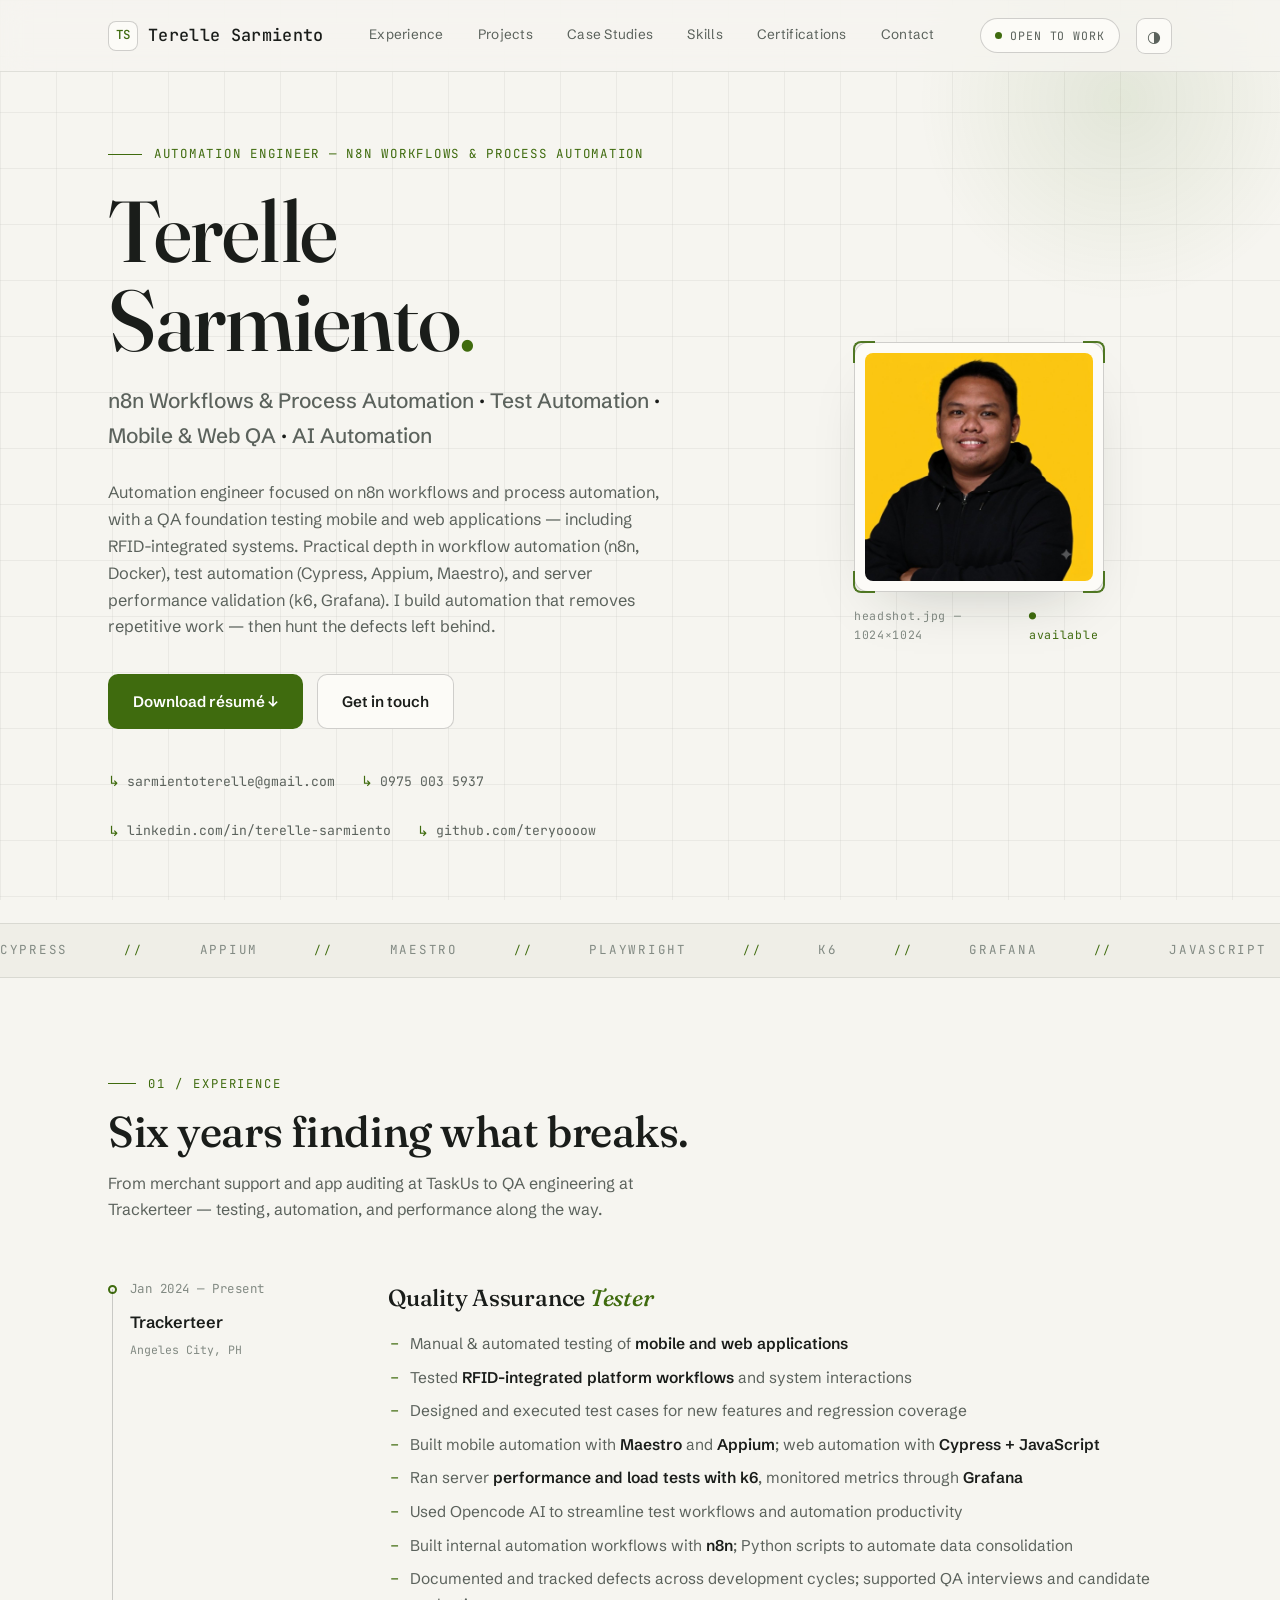
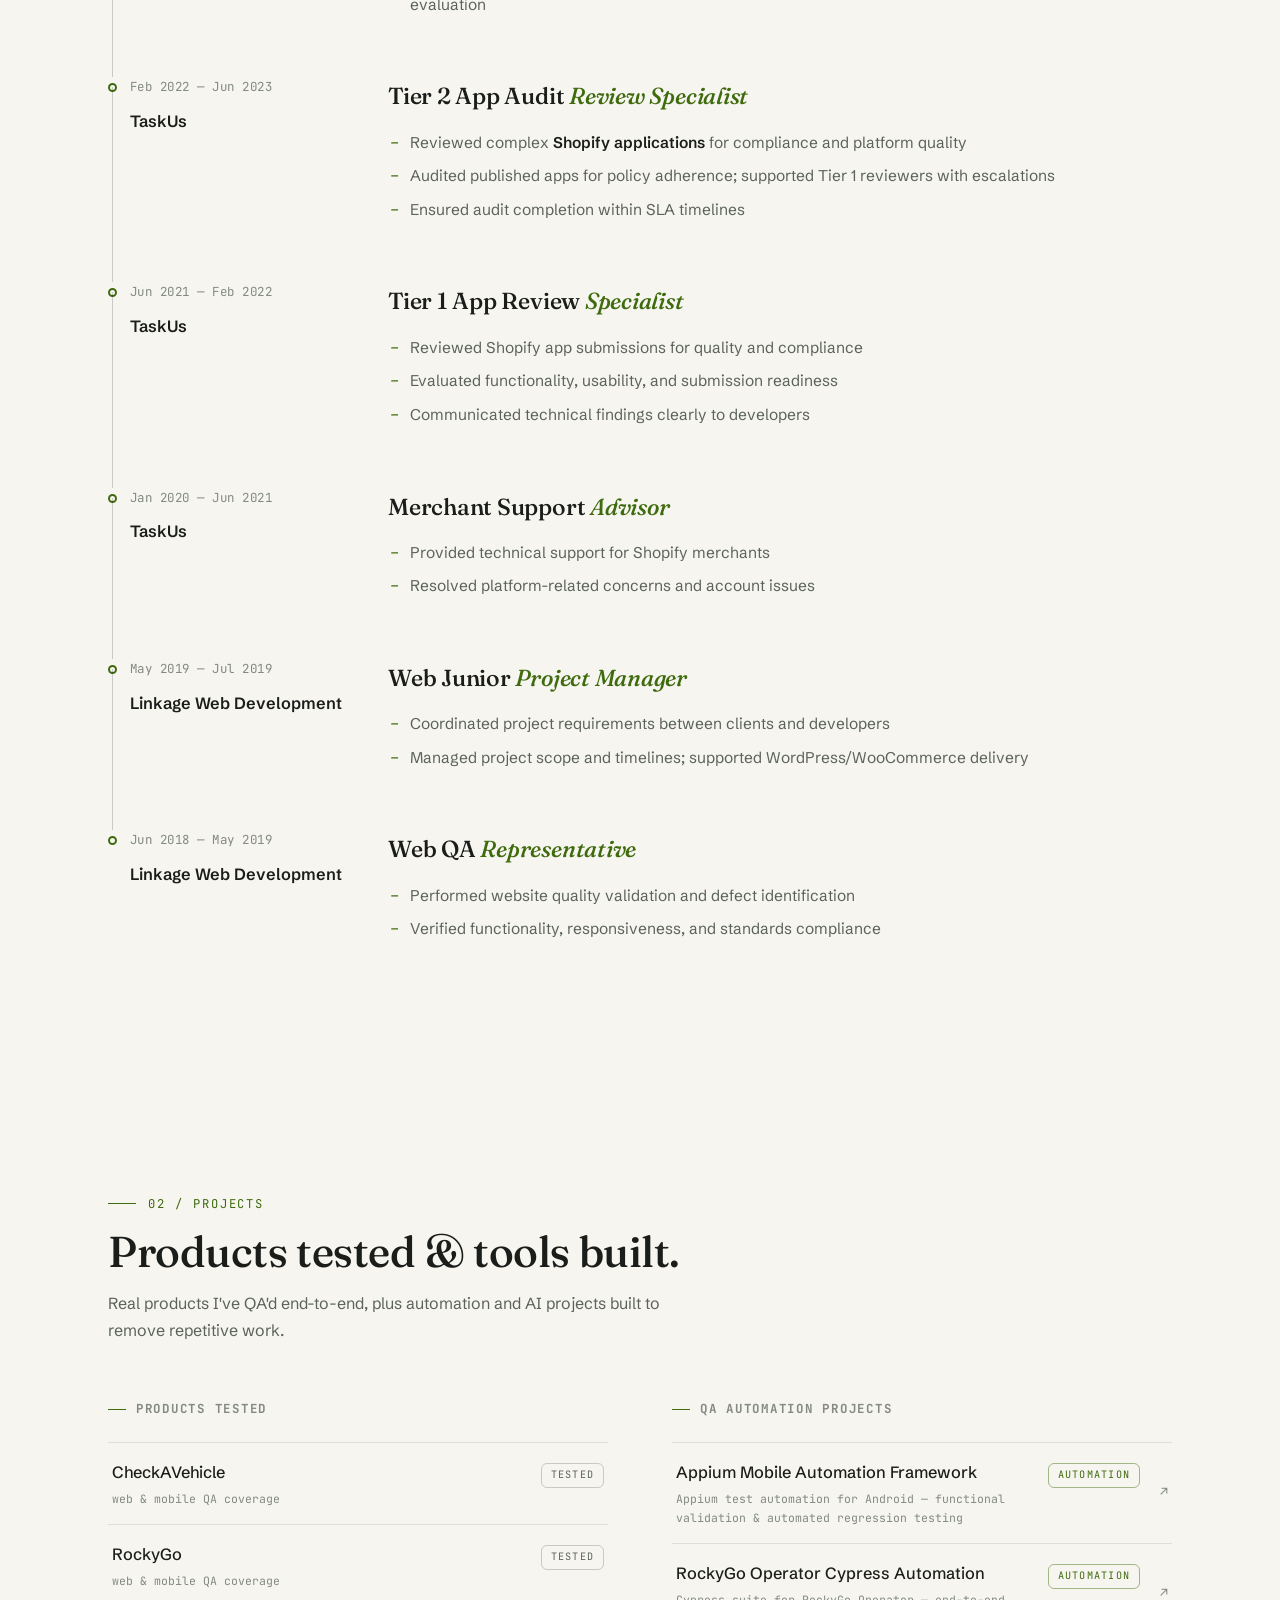
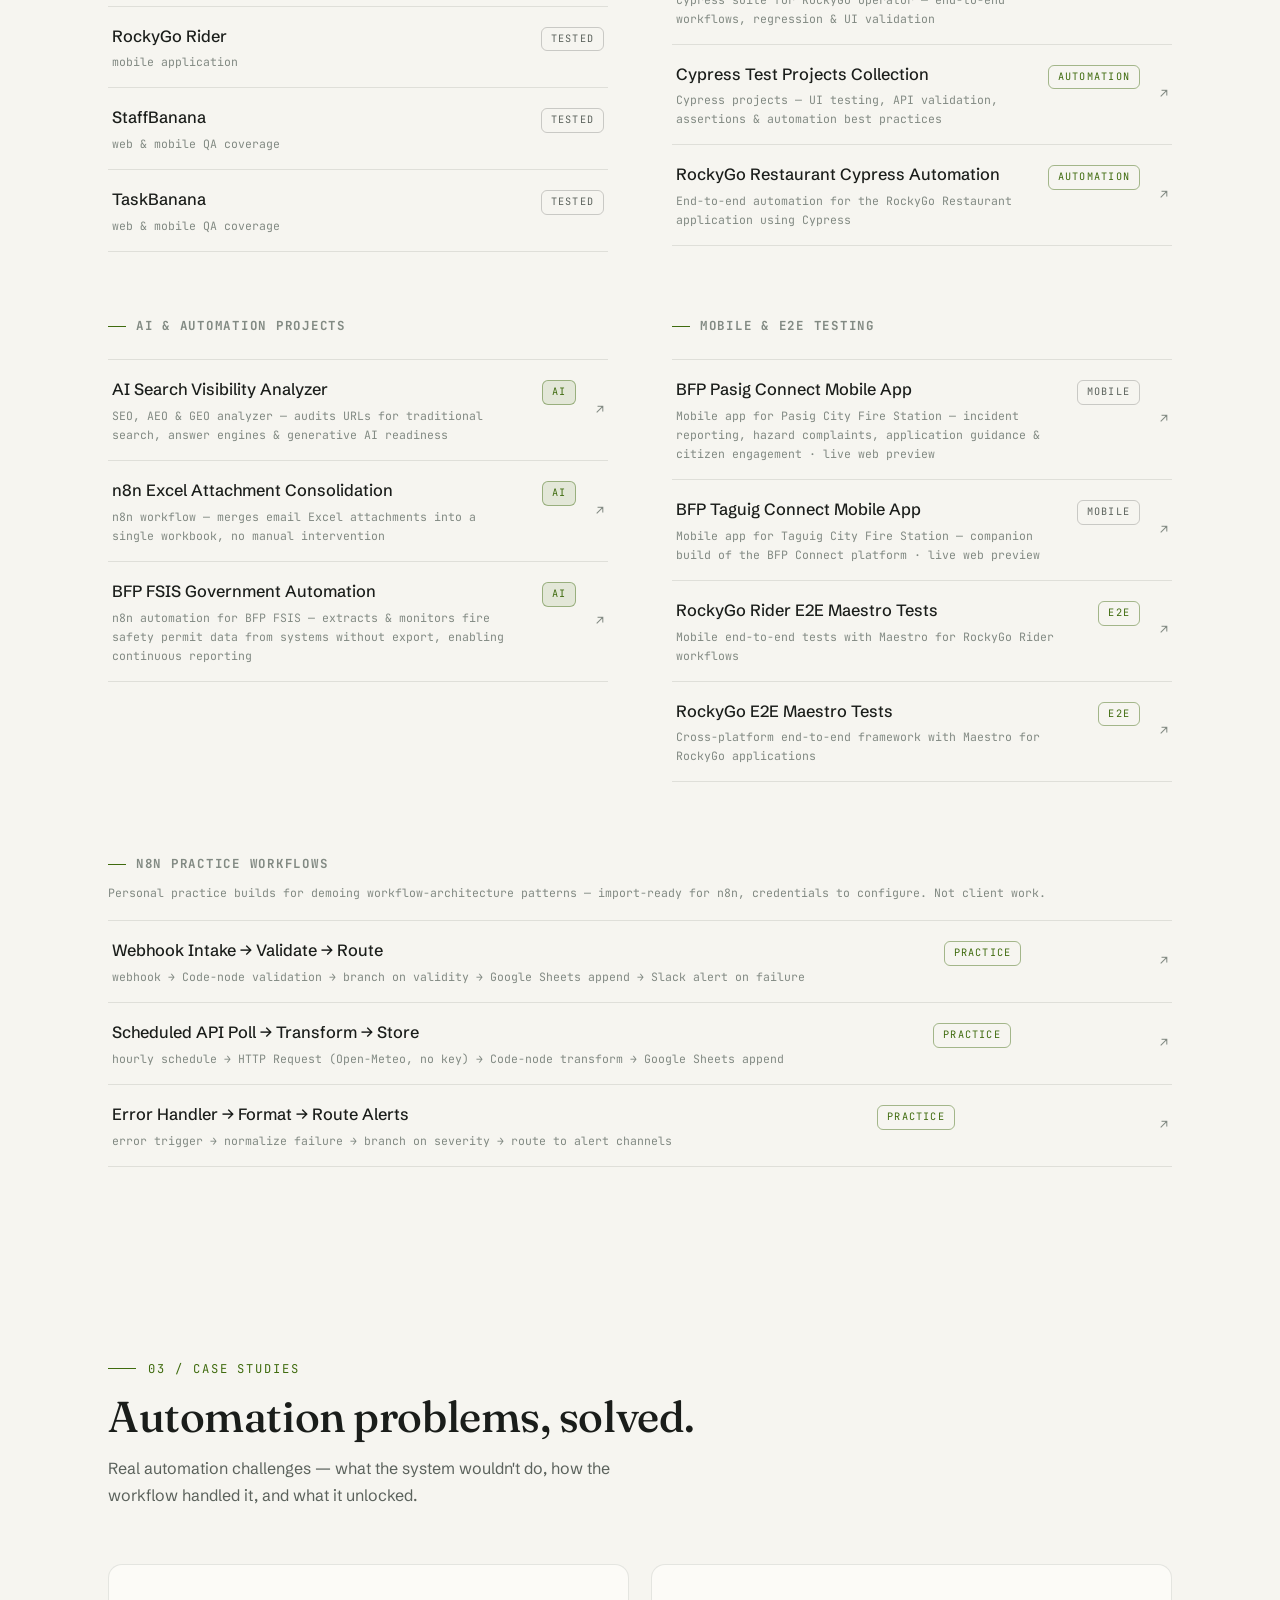
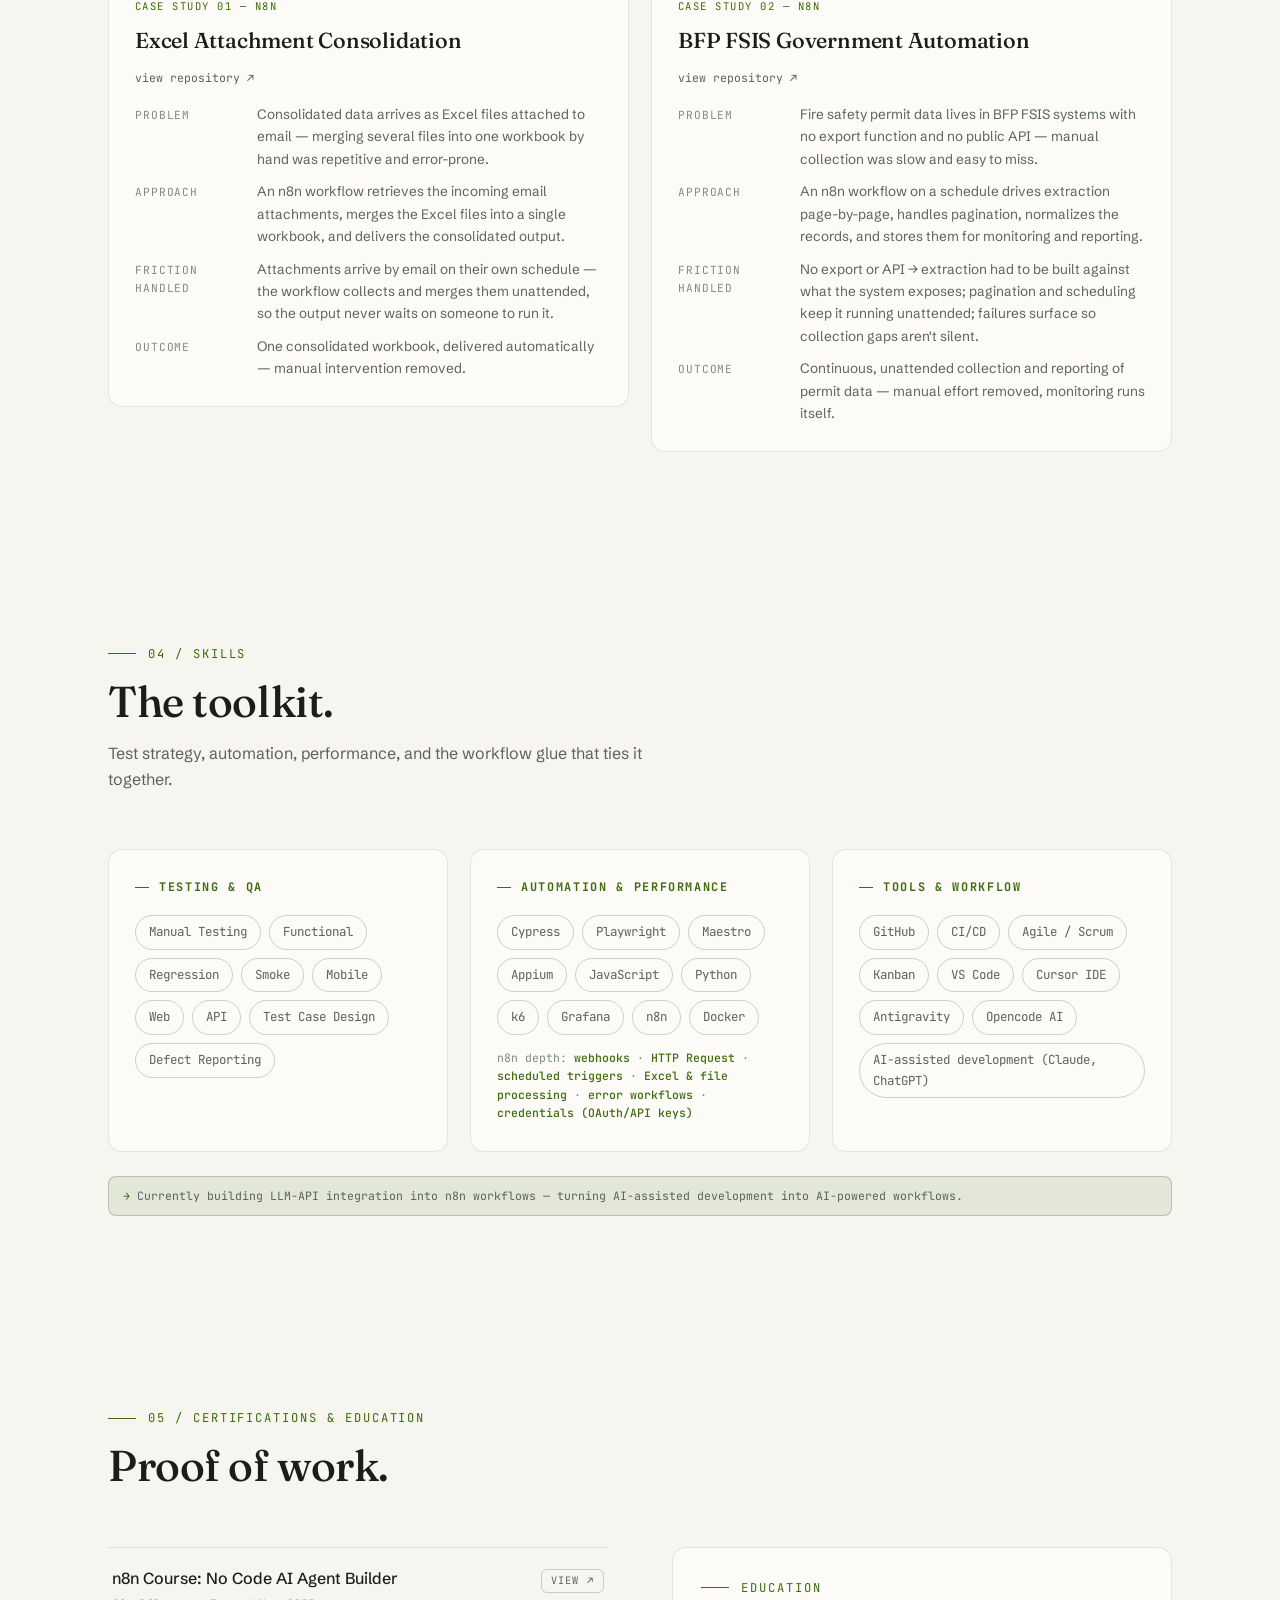
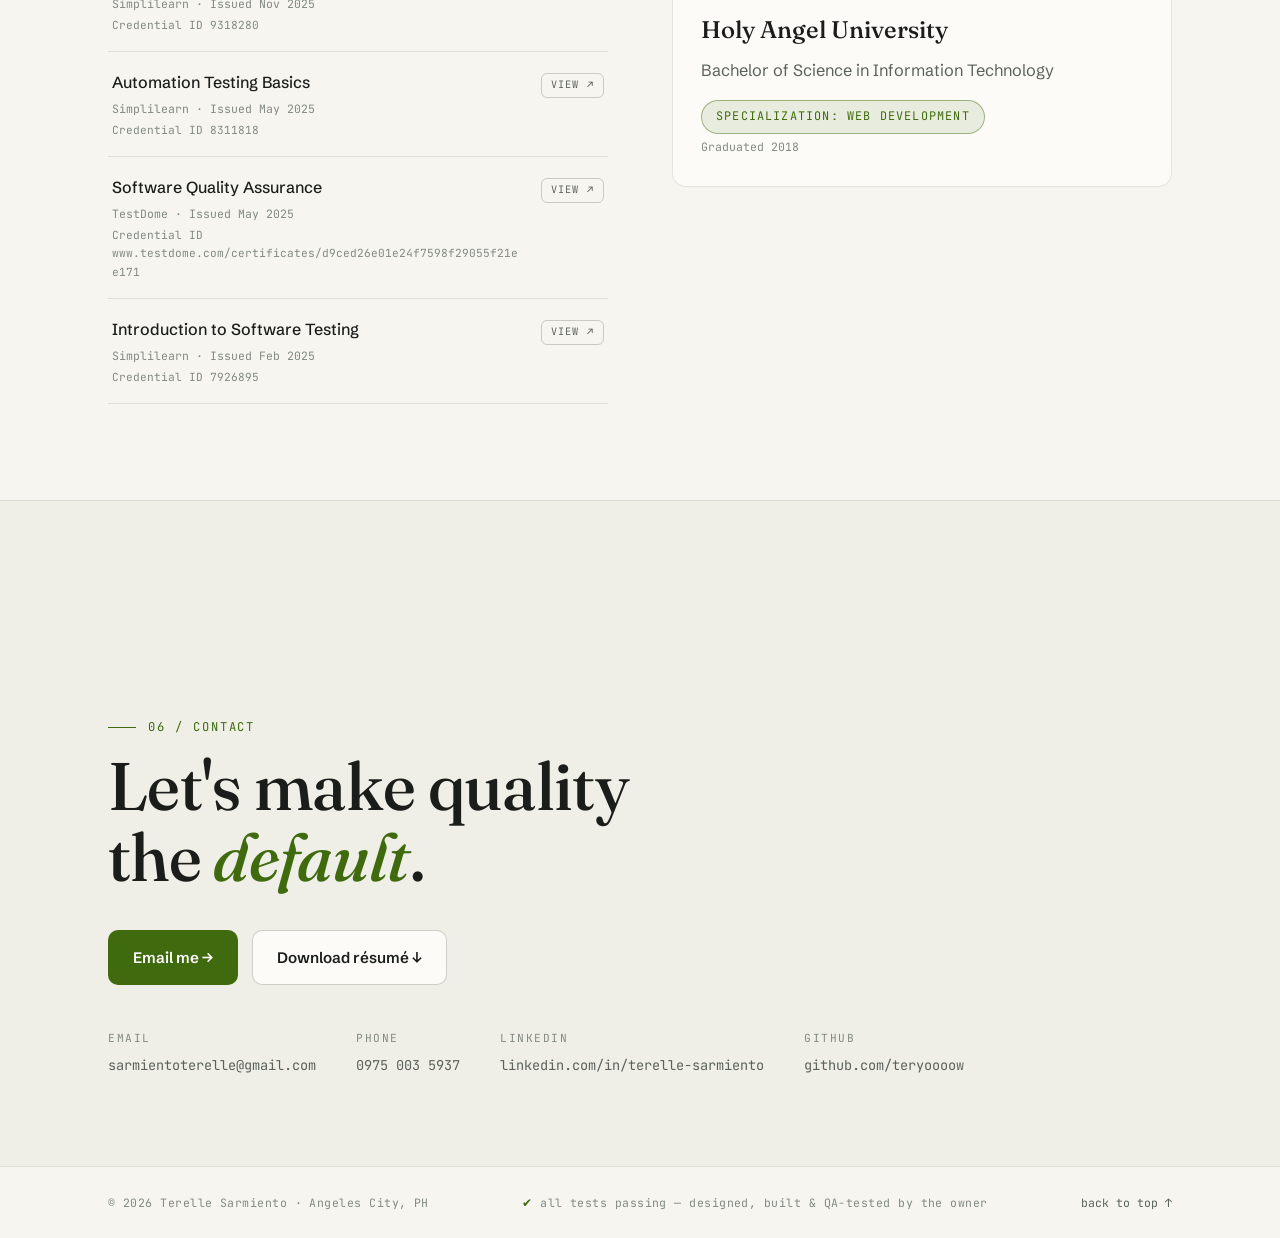
<file: index.html>
<!DOCTYPE html>
<html lang="en" class="js">
<head>
<meta charset="UTF-8">
<meta name="viewport" content="width=device-width, initial-scale=1.0">
<title>Terelle Sarmiento — Automation Engineer</title>
<meta name="description" content="Terelle Sarmiento — Automation engineer focused on n8n workflow automation, with a QA foundation in mobile & web testing, test automation (Cypress, Appium, Maestro) and performance testing (k6, Grafana).">
<link rel="icon" href="data:image/svg+xml,%3Csvg xmlns='http://www.w3.org/2000/svg' viewBox='0 0 32 32'%3E%3Crect width='32' height='32' rx='7' fill='%230A0C0B'/%3E%3Ctext x='16' y='22' font-family='monospace' font-size='16' fill='%23AEE95C' text-anchor='middle'%3ETS%3C/text%3E%3C/svg%3E">
<link rel="preconnect" href="https://fonts.googleapis.com">
<link rel="preconnect" href="https://fonts.gstatic.com" crossorigin>
<link href="https://fonts.googleapis.com/css2?family=Fraunces:ital,opsz,wght@0,9..144,400..600;1,9..144,400..600&family=Schibsted+Grotesk:wght@400;500;600&family=JetBrains+Mono:wght@400;500&display=swap" rel="stylesheet">
<style>
/* ============ Tokens ============ */
:root{
  --bg:#0A0C0B;
  --bg-soft:#0F1211;
  --surface:#141816;
  --surface-2:#1A1F1C;
  --ink:#E9ECE8;
  --muted:#9AA39C;
  --faint:#68716A;
  --line:rgba(233,236,232,.09);
  --line-2:rgba(233,236,232,.17);
  --accent:#AEE95C;
  --accent-ink:#12160B;
  --accent-soft:rgba(174,233,92,.11);
  --serif:"Fraunces",Georgia,"Times New Roman",serif;
  --sans:"Schibsted Grotesk","Segoe UI",system-ui,-apple-system,sans-serif;
  --mono:"JetBrains Mono",ui-monospace,SFMono-Regular,Consolas,monospace;
  --nav-h:72px;
  --r-sm:8px;
  --r-md:14px;
  --shadow:0 24px 60px -28px rgba(0,0,0,.55);
}
[data-theme="light"]{
  --bg:#F6F5F0;
  --bg-soft:#EFEEE7;
  --surface:#FCFBF7;
  --surface-2:#F2F1EA;
  --ink:#1A1D1A;
  --muted:#5B625C;
  --faint:#828A83;
  --line:rgba(26,29,26,.10);
  --line-2:rgba(26,29,26,.20);
  --accent:#3F6B0E;
  --accent-ink:#FFFFFF;
  --accent-soft:rgba(63,107,14,.10);
  --shadow:0 24px 60px -30px rgba(20,30,15,.25);
}
/* ============ Reset / Base ============ */
*,*::before,*::after{box-sizing:border-box;margin:0;padding:0}
html{scroll-behavior:smooth}
html.no-anim, html.no-anim *{animation:none!important;transition:none!important}
body{
  font-family:var(--sans);
  background:var(--bg);
  color:var(--ink);
  line-height:1.65;
  font-size:16px;
  -webkit-font-smoothing:antialiased;
  transition:background .3s ease,color .3s ease;
}
body::before{ /* faint engineering grid */
  content:"";
  position:fixed;inset:0;
  background:
    linear-gradient(var(--line) 1px,transparent 1px),
    linear-gradient(90deg,var(--line) 1px,transparent 1px);
  background-size:56px 56px;
  pointer-events:none;
  z-index:-1;
  opacity:.5;
}
::selection{background:var(--accent);color:var(--accent-ink)}
a{color:inherit;text-decoration:none}
img{display:block;max-width:100%}
ul{list-style:none}
button{font-family:inherit;cursor:pointer}
:focus-visible{outline:2px solid var(--accent);outline-offset:3px;border-radius:4px}
.mono{font-family:var(--mono)}
.container{max-width:1120px;margin:0 auto;padding:0 28px}
section{scroll-margin-top:calc(var(--nav-h) + 16px);padding:96px 0}

/* ============ Reveal on scroll ============ */
.js .reveal{opacity:0;transform:translateY(16px);transition:opacity .6s ease,transform .6s ease}
.js .reveal.in{opacity:1;transform:none}
@media (prefers-reduced-motion:reduce){
  .js .reveal{opacity:1;transform:none;transition:none}
  html{scroll-behavior:auto}
}

/* ============ Nav ============ */
.nav{
  position:fixed;top:0;left:0;right:0;z-index:100;
  height:var(--nav-h);
  background:color-mix(in srgb,var(--bg) 82%,transparent);
  backdrop-filter:blur(14px);
  -webkit-backdrop-filter:blur(14px);
  border-bottom:1px solid var(--line);
}
.nav-inner{height:100%;display:flex;align-items:center;justify-content:space-between;gap:24px}
.brand{
  font-family:var(--mono);font-size:1.05rem;font-weight:500;letter-spacing:.02em;
  display:flex;align-items:center;gap:10px;
}
.brand .mark{
  width:30px;height:30px;border:1px solid var(--line-2);border-radius:8px;
  display:grid;place-items:center;font-size:.78rem;color:var(--accent);
  background:var(--surface);
}
.nav-links{display:flex;align-items:center;gap:30px}
.nav-links a{
  font-size:.85rem;color:var(--muted);letter-spacing:.02em;
  transition:color .2s;padding:6px 2px;
}
.nav-links a:hover{color:var(--ink)}
.nav-right{display:flex;align-items:center;gap:16px}
.status{
  display:inline-flex;align-items:center;gap:8px;
  font-family:var(--mono);font-size:.72rem;letter-spacing:.08em;
  color:var(--muted);border:1px solid var(--line-2);border-radius:999px;
  padding:7px 14px;background:var(--surface);white-space:nowrap;
}
.status .dot{width:7px;height:7px;border-radius:50%;background:var(--accent);
  box-shadow:0 0 0 0 var(--accent);animation:pulse 2.4s ease-out infinite}
@keyframes pulse{
  0%{box-shadow:0 0 0 0 color-mix(in srgb,var(--accent) 55%,transparent)}
  70%{box-shadow:0 0 0 8px transparent}
  100%{box-shadow:0 0 0 0 transparent}
}
.theme-toggle{
  width:36px;height:36px;border-radius:9px;border:1px solid var(--line-2);
  background:var(--surface);color:var(--muted);font-size:1rem;
  display:grid;place-items:center;transition:color .2s,border-color .2s;
}
.theme-toggle:hover{color:var(--accent);border-color:var(--accent)}
.burger{display:none;width:36px;height:36px;border-radius:9px;border:1px solid var(--line-2);
  background:var(--surface);color:var(--ink);font-family:var(--mono);font-size:.95rem}
/* mobile menu */
.mobile-menu{
  position:fixed;top:var(--nav-h);left:0;right:0;z-index:99;
  background:var(--bg-soft);border-bottom:1px solid var(--line);
  display:none;flex-direction:column;padding:10px 0;
}
.mobile-menu.open{display:flex}
.mobile-menu a{padding:13px 28px;font-size:.95rem;color:var(--ink);border-bottom:1px solid var(--line)}
.mobile-menu a:last-child{border-bottom:none}

/* ============ Hero ============ */
.hero{padding:calc(var(--nav-h) + 72px) 0 80px;position:relative;overflow:hidden}
.hero::after{ /* soft accent bloom, not a gradient-wall */
  content:"";position:absolute;top:-180px;right:-120px;width:560px;height:560px;z-index:-1;
  background:radial-gradient(closest-side,var(--accent-soft),transparent 72%);
  pointer-events:none;
}
.hero-grid{display:grid;grid-template-columns:minmax(0,1.35fr) minmax(0,.85fr);gap:64px;align-items:center}
.kicker{
  font-family:var(--mono);font-size:.78rem;letter-spacing:.14em;color:var(--accent);
  text-transform:uppercase;display:flex;align-items:center;gap:12px;margin-bottom:22px;
}
.kicker::before{content:"";width:34px;height:1px;background:var(--accent)}
h1.display{
  font-family:var(--serif);font-weight:500;font-size:clamp(3rem,7.2vw,5.4rem);
  line-height:1.04;letter-spacing:-.015em;margin-bottom:18px;
}
h1.display .dot{color:var(--accent)}
.role-line{
  font-size:clamp(1.05rem,2vw,1.3rem);color:var(--muted);margin-bottom:26px;
  font-weight:500;
}
.role-line b{color:var(--ink);font-weight:600}
.hero-summary{max-width:56ch;color:var(--muted);margin-bottom:34px;font-size:1.02rem}
.cta-row{display:flex;gap:14px;flex-wrap:wrap;margin-bottom:40px}
.btn{
  display:inline-flex;align-items:center;gap:10px;
  padding:14px 24px;border-radius:10px;font-size:.95rem;font-weight:600;
  border:1px solid transparent;transition:transform .15s ease,box-shadow .2s ease,background .2s;
  min-height:48px;
}
.btn:active{transform:translateY(1px)}
.btn-primary{background:var(--accent);color:var(--accent-ink)}
.btn-primary:hover{box-shadow:0 8px 26px -10px color-mix(in srgb,var(--accent) 65%,transparent);transform:translateY(-1px)}
.btn-ghost{border-color:var(--line-2);color:var(--ink);background:var(--surface)}
.btn-ghost:hover{border-color:var(--accent);color:var(--accent)}
.hero-links{
  display:flex;gap:26px;flex-wrap:wrap;font-family:var(--mono);font-size:.82rem;color:var(--faint);
}
.hero-links a{color:var(--muted);transition:color .2s;display:inline-flex;align-items:center;gap:7px}
.hero-links a:hover{color:var(--accent)}
.hero-links a::before{content:"↳";color:var(--accent);font-size:.9rem}
/* headshot viewfinder */
.portrait-wrap{position:relative;max-width:250px;margin:0 auto;width:100%}
.portrait-frame{
  position:relative;border:1px solid var(--line-2);border-radius:var(--r-md);
  padding:10px;background:var(--surface);box-shadow:var(--shadow);
}
.portrait-frame img{
  width:100%;height:auto;aspect-ratio:1/1;object-fit:cover;border-radius:8px;
  filter:saturate(.94) contrast(1.02);
}
/* corner ticks */
.tick{position:absolute;width:22px;height:22px;border-color:var(--accent);border-style:solid;opacity:.9}
.tick-tl{top:-2px;left:-2px;border-width:2px 0 0 2px;border-top-left-radius:8px}
.tick-tr{top:-2px;right:-2px;border-width:2px 2px 0 0;border-top-right-radius:8px}
.tick-bl{bottom:-2px;left:-2px;border-width:0 0 2px 2px;border-bottom-left-radius:8px}
.tick-br{bottom:-2px;right:-2px;border-width:0 2px 2px 0;border-bottom-right-radius:8px}
.portrait-cap{
  margin-top:14px;font-family:var(--mono);font-size:.72rem;letter-spacing:.06em;
  color:var(--faint);display:flex;justify-content:space-between;gap:12px;
}
.portrait-cap .ok{color:var(--accent)}

/* ============ Marquee ============ */
.marquee{
  border-top:1px solid var(--line);border-bottom:1px solid var(--line);
  background:var(--bg-soft);overflow:hidden;padding:16px 0;
}
.marquee-track{
  display:flex;gap:56px;width:max-content;
  animation:scroll 36s linear infinite;
}
@keyframes scroll{to{transform:translateX(-50%)}}
.marquee span{
  font-family:var(--mono);font-size:.78rem;letter-spacing:.22em;color:var(--faint);
  white-space:nowrap;text-transform:uppercase;display:flex;align-items:center;gap:56px;
}
.marquee span::after{content:"//";color:var(--accent);font-size:.7rem}
@media (prefers-reduced-motion:reduce){.marquee-track{animation:none}}

/* ============ Section heads ============ */
.sec-head{margin-bottom:56px;max-width:640px}
.sec-no{
  font-family:var(--mono);font-size:.76rem;letter-spacing:.16em;color:var(--accent);
  display:flex;align-items:center;gap:12px;margin-bottom:14px;text-transform:uppercase;
}
.sec-no::before{content:"";width:28px;height:1px;background:var(--accent)}
h2.title{
  font-family:var(--serif);font-weight:500;font-size:clamp(1.9rem,3.4vw,2.7rem);
  line-height:1.12;letter-spacing:-.01em;
}
.sec-sub{color:var(--muted);margin-top:14px;font-size:1rem;max-width:56ch}

/* ============ Experience timeline ============ */
.timeline{position:relative}
.role{
  display:grid;grid-template-columns:minmax(0,240px) minmax(0,1fr);gap:40px;
  padding:0 0 52px 0;position:relative;
}
.role:not(:last-child)::after{
  content:"";position:absolute;left:4px;top:10px;bottom:0;width:1px;background:var(--line-2);
}
.role-meta{position:relative;padding-left:22px}
.role-meta::before{
  content:"";position:absolute;left:0;top:6px;width:9px;height:9px;border-radius:50%;
  background:var(--bg);border:2px solid var(--accent);
}
.role-dates{font-family:var(--mono);font-size:.78rem;color:var(--faint);letter-spacing:.04em;display:block;margin-bottom:10px}
.role-co{display:block;font-weight:600;font-size:1.02rem}
.role-loc{display:block;font-family:var(--mono);font-size:.72rem;color:var(--faint);margin-top:4px}
.role-body h3{
  font-family:var(--serif);font-weight:500;font-size:1.45rem;margin-bottom:14px;
  letter-spacing:-.01em;
}
.role-body h3 em{font-style:italic;color:var(--accent)}
.role-body ul li{
  color:var(--muted);font-size:.97rem;padding-left:22px;position:relative;margin-bottom:8px;
}
.role-body ul li::before{content:"–";position:absolute;left:2px;color:var(--accent);font-family:var(--mono)}
.role-body ul li b{color:var(--ink);font-weight:600}
.role-body ul li::marker{content:""}

/* ============ Projects ============ */
.proj-grid{display:grid;grid-template-columns:1fr 1fr;gap:64px;align-items:start}
.proj-col h3{
  font-family:var(--mono);font-size:.78rem;letter-spacing:.14em;color:var(--faint);
  text-transform:uppercase;margin-bottom:22px;display:flex;align-items:center;gap:10px;
}
.proj-col h3::before{content:"";width:18px;height:1px;background:var(--accent)}
.proj-list{border-top:1px solid var(--line)}
.proj-row{
  display:flex;align-items:baseline;justify-content:space-between;gap:20px;
  padding:16px 4px;border-bottom:1px solid var(--line);
  transition:background .18s ease,padding-left .18s ease;
}
.proj-row:hover{background:var(--accent-soft);padding-left:14px}
.proj-row[href]::after{content:"↗";color:var(--faint);font-size:.85rem;transition:color .18s,transform .18s;align-self:center}
.proj-row[href]:hover::after{color:var(--accent);transform:translate(2px,-2px)}
.proj-row[href]:hover .proj-name{color:var(--accent)}
.practice{margin-top:72px}
.practice h3{font-family:var(--mono);font-size:.78rem;letter-spacing:.14em;color:var(--faint);text-transform:uppercase;margin-bottom:8px;display:flex;align-items:center;gap:10px}
.practice h3::before{content:"";width:18px;height:1px;background:var(--accent)}
.practice-note{font-family:var(--mono);font-size:.72rem;color:var(--faint);margin-bottom:18px}
.cs-grid{display:grid;grid-template-columns:1fr 1fr;gap:22px;align-items:start}
.case-card{background:var(--surface);border:1px solid var(--line);border-radius:var(--r-md);padding:26px 26px 20px;transition:border-color .2s,transform .2s}
.case-card:hover{border-color:var(--line-2);transform:translateY(-2px)}
.cc-tag{font-family:var(--mono);font-size:.66rem;letter-spacing:.14em;text-transform:uppercase;color:var(--accent)}
.cc-head h3{font-family:var(--serif);font-weight:500;font-size:1.35rem;margin:6px 0 4px;letter-spacing:-.01em}
.cc-link{font-family:var(--mono);font-size:.72rem;color:var(--muted);display:inline-block;margin-bottom:12px}
.cc-link:hover{color:var(--accent)}
.cs-item{display:grid;grid-template-columns:110px 1fr;gap:12px;font-size:.85rem;color:var(--muted);padding:5px 0;align-items:baseline}
.cs-item .cs-k{font-family:var(--mono);font-size:.7rem;color:var(--faint);text-transform:uppercase;letter-spacing:.08em}
@media (max-width:960px){.cs-grid{grid-template-columns:1fr}}
.proj-name{font-weight:500;font-size:1.02rem}
.proj-sub{font-family:var(--mono);font-size:.72rem;color:var(--faint);margin-top:3px;display:block}
.tag{
  font-family:var(--mono);font-size:.64rem;letter-spacing:.12em;text-transform:uppercase;
  border:1px solid var(--line-2);border-radius:6px;padding:3px 9px;color:var(--muted);
  white-space:nowrap;
}
.tag.auto{color:var(--accent);border-color:color-mix(in srgb,var(--accent) 45%,transparent)}
.tag.ai{color:var(--accent);border-color:color-mix(in srgb,var(--accent) 45%,transparent);background:var(--accent-soft)}

/* ============ Skills ============ */
.skill-grid{display:grid;grid-template-columns:repeat(3,1fr);gap:22px}
.skill-card{
  background:var(--surface);border:1px solid var(--line);border-radius:var(--r-md);
  padding:28px 26px;transition:border-color .2s,transform .2s;
}
.skill-card:hover{border-color:var(--line-2);transform:translateY(-2px)}
.skill-card h3{
  font-family:var(--mono);font-size:.74rem;letter-spacing:.14em;text-transform:uppercase;
  color:var(--accent);margin-bottom:18px;display:flex;align-items:center;gap:10px;
}
.skill-card h3::before{content:"";width:14px;height:1px;background:var(--accent)}
.chips{display:flex;flex-wrap:wrap;gap:8px}
.chip{
  font-family:var(--mono);font-size:.78rem;color:var(--muted);
  border:1px solid var(--line-2);border-radius:999px;padding:6px 13px;
  transition:color .18s,border-color .18s,background .18s;
}
.chip:hover{color:var(--accent);border-color:var(--accent);background:var(--accent-soft)}
.skill-note{font-family:var(--mono);font-size:.72rem;color:var(--faint);line-height:1.6;margin-top:14px}
.skill-note b{color:var(--accent);font-weight:500}
.skill-note.next{margin-top:24px;padding:10px 14px;border:1px solid var(--line-2);border-radius:var(--r-sm);background:var(--accent-soft);color:var(--muted)}
.skill-note.next::before{content:"→ ";color:var(--accent)}

/* ============ Certs + Education ============ */
.two-col{display:grid;grid-template-columns:1fr 1fr;gap:64px;align-items:start}
.cert-row{
  display:grid;grid-template-columns:minmax(0,1fr) auto;gap:20px;align-items:baseline;
  padding:17px 4px;border-bottom:1px solid var(--line);
  transition:background .18s ease,padding-left .18s ease;
}
.cert-row:first-of-type{border-top:1px solid var(--line)}
.cert-row[href]:hover{background:var(--accent-soft);padding-left:14px}
.cert-row[href]:hover .cert-name{color:var(--accent)}
.cert-name{font-weight:500;font-size:1rem}
.cert-issuer{font-family:var(--mono);font-size:.72rem;color:var(--faint);margin-top:3px;display:block}
.cert-id{font-family:var(--mono);font-size:.7rem;color:var(--faint);margin-top:3px;display:block;overflow-wrap:anywhere}
.edu-card{background:var(--surface);border:1px solid var(--line);border-radius:var(--r-md);padding:30px 28px}
.edu-card .school{font-family:var(--serif);font-size:1.5rem;font-weight:500;margin-bottom:8px}
.edu-card .deg{color:var(--muted);font-size:1.02rem}
.edu-card .spec{
  display:inline-block;margin-top:16px;font-family:var(--mono);font-size:.74rem;
  letter-spacing:.1em;text-transform:uppercase;color:var(--accent);
  border:1px solid color-mix(in srgb,var(--accent) 45%,transparent);
  border-radius:999px;padding:6px 14px;background:var(--accent-soft);
}

/* ============ Contact ============ */
.contact{border-top:1px solid var(--line);background:var(--bg-soft);padding-bottom:0}
.contact-inner{padding-top:120px;padding-bottom:90px;text-align:left}
.contact h2.title{font-size:clamp(2.4rem,5.4vw,4.2rem);max-width:16ch;line-height:1.05}
.contact h2.title em{font-style:italic;color:var(--accent)}
.contact-actions{display:flex;gap:14px;flex-wrap:wrap;margin-top:38px}
.contact-direct{margin-top:44px;display:flex;gap:40px;flex-wrap:wrap;font-family:var(--mono);font-size:.85rem}
.contact-direct a{color:var(--muted);display:inline-flex;align-items:center;gap:9px;transition:color .2s}
.contact-direct a:hover{color:var(--accent)}
.contact-direct .lbl{color:var(--faint);font-size:.7rem;letter-spacing:.14em;text-transform:uppercase;display:block;margin-bottom:6px}

/* ============ Footer ============ */
footer{border-top:1px solid var(--line);padding:26px 0;background:var(--bg)}
.footer-inner{display:flex;justify-content:space-between;align-items:center;gap:18px;flex-wrap:wrap}
.footer-inner p{font-family:var(--mono);font-size:.72rem;color:var(--faint);letter-spacing:.04em}
.footer-inner .pass{color:var(--accent)}
.footer-inner a{font-family:var(--mono);font-size:.72rem;color:var(--muted);transition:color .2s}
.footer-inner a:hover{color:var(--accent)}

/* ============ Responsive ============ */
@media (max-width:960px){
  .hero-grid{grid-template-columns:1fr;gap:56px}
  .portrait-wrap{max-width:220px}
  .proj-grid,.two-col{grid-template-columns:1fr;gap:48px}
  .skill-grid{grid-template-columns:1fr 1fr}
  .role{grid-template-columns:1fr;gap:14px}
  .role-meta{display:grid;grid-template-columns:auto 1fr;gap:14px;align-items:baseline;padding-left:0}
  .role-meta::before{display:none}
  .role-loc{display:inline}
  .role:not(:last-child)::after{display:none}
}
@media (max-width:640px){
  .container{padding:0 20px}
  section{padding:72px 0}
  .nav-links{display:none}
  .burger{display:grid;place-items:center}
  .status span.txt{display:none}
  .skill-grid{grid-template-columns:1fr}
  .hero{padding-top:calc(var(--nav-h) + 48px)}
  .contact-inner{padding-top:90px;padding-bottom:70px}
  h1.display{font-size:clamp(2.6rem,12vw,3.4rem)}
  .cta-row .btn{flex:1 1 100%;justify-content:center}
}
</style>
<!-- GoatCounter analytics (privacy-friendly, no cookie banner) -->
<script data-goatcounter="https://terelle.goatcounter.com/count"
        async src="//gc.zgo.at/count.js"></script>
<script>
  // Count résumé downloads as a GoatCounter event
  document.addEventListener('click', function (e) {
    var a = e.target && e.target.closest ? e.target.closest('a[href$=".pdf"]') : null;
    if (a && window.goatcounter) goatcounter.count({ event: true, path: '/downloads/resume' });
  });
</script>
</head>
<body data-theme="dark">

<!-- ============ NAV ============ -->
<nav class="nav" aria-label="Primary">
  <div class="container nav-inner">
    <a class="brand" href="#top" aria-label="Back to top">
      <span class="mark">TS</span><span>Terelle Sarmiento</span>
    </a>
    <div class="nav-links">
      <a href="#experience">Experience</a>
      <a href="#projects">Projects</a>
      <a href="#case-studies">Case Studies</a>
      <a href="#skills">Skills</a>
      <a href="#certifications">Certifications</a>
      <a href="#contact">Contact</a>
    </div>
    <div class="nav-right">
      <span class="status" title="Open to QA Engineer opportunities"><span class="dot"></span><span class="txt">OPEN TO WORK</span></span>
      <button class="theme-toggle" id="themeToggle" aria-label="Toggle color theme" aria-pressed="false">◐</button>
      <button class="burger" id="burger" aria-label="Open menu" aria-expanded="false">☰</button>
    </div>
  </div>
</nav>
<div class="mobile-menu" id="mobileMenu">
  <a href="#experience">Experience</a>
  <a href="#projects">Projects</a>
  <a href="#case-studies">Case Studies</a>
  <a href="#skills">Skills</a>
  <a href="#certifications">Certifications</a>
  <a href="#contact">Contact</a>
</div>

<main id="top">
<!-- ============ HERO ============ -->
<header class="hero">
  <div class="container hero-grid">
    <div>
      <p class="kicker">Automation Engineer — n8n Workflows &amp; Process Automation</p>
      <h1 class="display">Terelle<br>Sarmiento<span class="dot">.</span></h1>
      <p class="role-line">n8n Workflows &amp; Process Automation <b>·</b> Test Automation <b>·</b> Mobile &amp; Web QA <b>·</b> AI Automation</p>
      <p class="hero-summary">
        Automation engineer focused on n8n workflows and process automation, with a QA foundation
        testing mobile and web applications — including RFID-integrated systems. Practical depth in
        workflow automation (n8n, Docker), test automation (Cypress, Appium, Maestro), and server
        performance validation (k6, Grafana). I build automation that removes repetitive work — then
        hunt the defects left behind.
      </p>
      <div class="cta-row">
        <a class="btn btn-primary" href="Terelle_Sarmiento_Resume_2026.pdf" download>Download résumé ↓</a>
        <a class="btn btn-ghost" href="#contact">Get in touch</a>
      </div>
      <div class="hero-links">
        <a href="mailto:sarmientoterelle@gmail.com">sarmientoterelle@gmail.com</a>
        <a href="tel:+639750035937">0975 003 5937</a>
        <a href="https://www.linkedin.com/in/terelle-sarmiento-a4b1bb143" target="_blank" rel="noopener">linkedin.com/in/terelle-sarmiento</a>
        <a href="https://github.com/teryoooow?tab=repositories" target="_blank" rel="noopener">github.com/teryoooow</a>
      </div>
    </div>
    <div class="portrait-wrap reveal">
      <div class="portrait-frame">
        <span class="tick tick-tl"></span><span class="tick tick-tr"></span>
        <span class="tick tick-bl"></span><span class="tick tick-br"></span>
        <img src="headshot.jpg" alt="Terelle Sarmiento — professional headshot" width="1024" height="1024">
      </div>
      <div class="portrait-cap">
        <span>headshot.jpg — 1024×1024</span>
        <span class="ok">● available</span>
      </div>
    </div>
  </div>
</header>

<!-- ============ MARQUEE ============ -->
<div class="marquee" aria-hidden="true">
  <div class="marquee-track">
    <span>Cypress</span><span>Appium</span><span>Maestro</span><span>Playwright</span><span>k6</span><span>Grafana</span><span>JavaScript</span><span>Python</span><span>n8n</span><span>CI/CD</span><span>GitHub</span><span>API Testing</span>
    <span>Cypress</span><span>Appium</span><span>Maestro</span><span>Playwright</span><span>k6</span><span>Grafana</span><span>JavaScript</span><span>Python</span><span>n8n</span><span>CI/CD</span><span>GitHub</span><span>API Testing</span>
  </div>
</div>

<!-- ============ EXPERIENCE ============ -->
<section id="experience">
  <div class="container">
    <div class="sec-head reveal">
      <p class="sec-no">01 / Experience</p>
      <h2 class="title">Six years finding what breaks.</h2>
      <p class="sec-sub">From merchant support and app auditing at TaskUs to QA engineering at Trackerteer — testing, automation, and performance along the way.</p>
    </div>

    <div class="timeline">
      <article class="role reveal">
        <div class="role-meta">
          <span class="role-dates">Jan 2024 — Present</span>
          <span class="role-co">Trackerteer</span>
          <span class="role-loc">Angeles City, PH</span>
        </div>
        <div class="role-body">
          <h3>Quality Assurance <em>Tester</em></h3>
          <ul>
            <li>Manual &amp; automated testing of <b>mobile and web applications</b></li>
            <li>Tested <b>RFID-integrated platform workflows</b> and system interactions</li>
            <li>Designed and executed test cases for new features and regression coverage</li>
            <li>Built mobile automation with <b>Maestro</b> and <b>Appium</b>; web automation with <b>Cypress + JavaScript</b></li>
            <li>Ran server <b>performance and load tests with k6</b>, monitored metrics through <b>Grafana</b></li>
            <li>Used Opencode AI to streamline test workflows and automation productivity</li>
            <li>Built internal automation workflows with <b>n8n</b>; Python scripts to automate data consolidation</li>
            <li>Documented and tracked defects across development cycles; supported QA interviews and candidate evaluation</li>
          </ul>
        </div>
      </article>

      <article class="role reveal">
        <div class="role-meta">
          <span class="role-dates">Feb 2022 — Jun 2023</span>
          <span class="role-co">TaskUs</span>
        </div>
        <div class="role-body">
          <h3>Tier 2 App Audit <em>Review Specialist</em></h3>
          <ul>
            <li>Reviewed complex <b>Shopify applications</b> for compliance and platform quality</li>
            <li>Audited published apps for policy adherence; supported Tier 1 reviewers with escalations</li>
            <li>Ensured audit completion within SLA timelines</li>
          </ul>
        </div>
      </article>

      <article class="role reveal">
        <div class="role-meta">
          <span class="role-dates">Jun 2021 — Feb 2022</span>
          <span class="role-co">TaskUs</span>
        </div>
        <div class="role-body">
          <h3>Tier 1 App Review <em>Specialist</em></h3>
          <ul>
            <li>Reviewed Shopify app submissions for quality and compliance</li>
            <li>Evaluated functionality, usability, and submission readiness</li>
            <li>Communicated technical findings clearly to developers</li>
          </ul>
        </div>
      </article>

      <article class="role reveal">
        <div class="role-meta">
          <span class="role-dates">Jan 2020 — Jun 2021</span>
          <span class="role-co">TaskUs</span>
        </div>
        <div class="role-body">
          <h3>Merchant Support <em>Advisor</em></h3>
          <ul>
            <li>Provided technical support for Shopify merchants</li>
            <li>Resolved platform-related concerns and account issues</li>
          </ul>
        </div>
      </article>

      <article class="role reveal">
        <div class="role-meta">
          <span class="role-dates">May 2019 — Jul 2019</span>
          <span class="role-co">Linkage Web Development</span>
        </div>
        <div class="role-body">
          <h3>Web Junior <em>Project Manager</em></h3>
          <ul>
            <li>Coordinated project requirements between clients and developers</li>
            <li>Managed project scope and timelines; supported WordPress/WooCommerce delivery</li>
          </ul>
        </div>
      </article>

      <article class="role reveal">
        <div class="role-meta">
          <span class="role-dates">Jun 2018 — May 2019</span>
          <span class="role-co">Linkage Web Development</span>
        </div>
        <div class="role-body">
          <h3>Web QA <em>Representative</em></h3>
          <ul>
            <li>Performed website quality validation and defect identification</li>
            <li>Verified functionality, responsiveness, and standards compliance</li>
          </ul>
        </div>
      </article>
    </div>
  </div>
</section>

<!-- ============ PROJECTS ============ -->
<section id="projects">
  <div class="container">
    <div class="sec-head reveal">
      <p class="sec-no">02 / Projects</p>
      <h2 class="title">Products tested &amp; tools built.</h2>
      <p class="sec-sub">Real products I've QA'd end-to-end, plus automation and AI projects built to remove repetitive work.</p>
    </div>
    <div class="proj-grid">
      <div class="proj-col reveal">
        <h3>Products tested</h3>
        <div class="proj-list">
          <div class="proj-row"><div><span class="proj-name">CheckAVehicle</span><span class="proj-sub">web &amp; mobile QA coverage</span></div><span class="tag">tested</span></div>
          <div class="proj-row"><div><span class="proj-name">RockyGo</span><span class="proj-sub">web &amp; mobile QA coverage</span></div><span class="tag">tested</span></div>
          <div class="proj-row"><div><span class="proj-name">RockyGo Rider</span><span class="proj-sub">mobile application</span></div><span class="tag">tested</span></div>
          <div class="proj-row"><div><span class="proj-name">StaffBanana</span><span class="proj-sub">web &amp; mobile QA coverage</span></div><span class="tag">tested</span></div>
          <div class="proj-row"><div><span class="proj-name">TaskBanana</span><span class="proj-sub">web &amp; mobile QA coverage</span></div><span class="tag">tested</span></div>
        </div>
      </div>
      <div class="proj-col reveal">
        <h3>QA Automation Projects</h3>
        <div class="proj-list">
          <a class="proj-row" href="https://github.com/teryoooow/appium-test" target="_blank" rel="noopener"><div><span class="proj-name">Appium Mobile Automation Framework</span><span class="proj-sub">Appium test automation for Android — functional validation &amp; automated regression testing</span></div><span class="tag auto">automation</span></a>
          <a class="proj-row" href="https://github.com/teryoooow/rockygo-operator-cypress" target="_blank" rel="noopener"><div><span class="proj-name">RockyGo Operator Cypress Automation</span><span class="proj-sub">Cypress suite for RockyGo Operator — end-to-end workflows, regression &amp; UI validation</span></div><span class="tag auto">automation</span></a>
          <a class="proj-row" href="https://github.com/teryoooow/cypress-test-projects" target="_blank" rel="noopener"><div><span class="proj-name">Cypress Test Projects Collection</span><span class="proj-sub">Cypress projects — UI testing, API validation, assertions &amp; automation best practices</span></div><span class="tag auto">automation</span></a>
          <a class="proj-row" href="https://github.com/teryoooow/rockygo-restaurant-cypress" target="_blank" rel="noopener"><div><span class="proj-name">RockyGo Restaurant Cypress Automation</span><span class="proj-sub">End-to-end automation for the RockyGo Restaurant application using Cypress</span></div><span class="tag auto">automation</span></a>
        </div>
      </div>
      <div class="proj-col reveal">
        <h3>AI &amp; Automation Projects</h3>
        <div class="proj-list">
          <a class="proj-row" href="https://ai-search-visibility-analyzer.onrender.com/" target="_blank" rel="noopener"><div><span class="proj-name">AI Search Visibility Analyzer</span><span class="proj-sub">SEO, AEO &amp; GEO analyzer — audits URLs for traditional search, answer engines &amp; generative AI readiness</span></div><span class="tag ai">AI</span></a>
          <a class="proj-row" href="https://github.com/teryoooow/n8n-automation-merge-excel-attachments" target="_blank" rel="noopener"><div><span class="proj-name">n8n Excel Attachment Consolidation</span><span class="proj-sub">n8n workflow — merges email Excel attachments into a single workbook, no manual intervention</span></div><span class="tag ai">AI</span></a>
          <a class="proj-row" href="https://gitfront.io/r/terelle05/q5fdhUcWPiiA/n8n-bfp-fsis-government-automation/" target="_blank" rel="noopener"><div><span class="proj-name">BFP FSIS Government Automation</span><span class="proj-sub">n8n automation for BFP FSIS — extracts &amp; monitors fire safety permit data from systems without export, enabling continuous reporting</span></div><span class="tag ai">AI</span></a>
        </div>
      </div>
      <div class="proj-col reveal">
        <h3>Mobile &amp; E2E Testing</h3>
        <div class="proj-list">
          <a class="proj-row" href="bfp-pasig-app/" target="_blank" rel="noopener"><div><span class="proj-name">BFP Pasig Connect Mobile App</span><span class="proj-sub">Mobile app for Pasig City Fire Station — incident reporting, hazard complaints, application guidance &amp; citizen engagement · live web preview</span></div><span class="tag">mobile</span></a>
          <a class="proj-row" href="bfp-taguig-app/" target="_blank" rel="noopener"><div><span class="proj-name">BFP Taguig Connect Mobile App</span><span class="proj-sub">Mobile app for Taguig City Fire Station — companion build of the BFP Connect platform · live web preview</span></div><span class="tag">mobile</span></a>
          <a class="proj-row" href="https://github.com/teryoooow/rockygo-rider-e2e-maestro" target="_blank" rel="noopener"><div><span class="proj-name">RockyGo Rider E2E Maestro Tests</span><span class="proj-sub">Mobile end-to-end tests with Maestro for RockyGo Rider workflows</span></div><span class="tag auto">e2e</span></a>
          <a class="proj-row" href="https://github.com/teryoooow/rockygo-e2e-maestro" target="_blank" rel="noopener"><div><span class="proj-name">RockyGo E2E Maestro Tests</span><span class="proj-sub">Cross-platform end-to-end framework with Maestro for RockyGo applications</span></div><span class="tag auto">e2e</span></a>
        </div>
      </div>
    </div>
    <div class="practice reveal">
      <h3>n8n Practice Workflows</h3>
      <p class="practice-note">Personal practice builds for demoing workflow-architecture patterns — import-ready for n8n, credentials to configure. Not client work.</p>
      <div class="proj-list">
        <a class="proj-row" href="workflows/webhook-intake.json" target="_blank" rel="noopener"><div><span class="proj-name">Webhook Intake → Validate → Route</span><span class="proj-sub">webhook → Code-node validation → branch on validity → Google Sheets append → Slack alert on failure</span></div><span class="tag auto">practice</span></a>
        <a class="proj-row" href="workflows/scheduled-api-to-sheet.json" target="_blank" rel="noopener"><div><span class="proj-name">Scheduled API Poll → Transform → Store</span><span class="proj-sub">hourly schedule → HTTP Request (Open-Meteo, no key) → Code-node transform → Google Sheets append</span></div><span class="tag auto">practice</span></a>
        <a class="proj-row" href="workflows/error-handler.json" target="_blank" rel="noopener"><div><span class="proj-name">Error Handler → Format → Route Alerts</span><span class="proj-sub">error trigger → normalize failure → branch on severity → route to alert channels</span></div><span class="tag auto">practice</span></a>
      </div>
    </div>
  </div>
</section>

<!-- ============ CASE STUDIES ============ -->
<section id="case-studies">
  <div class="container">
    <div class="sec-head reveal">
      <p class="sec-no">03 / Case Studies</p>
      <h2 class="title">Automation problems, solved.</h2>
      <p class="sec-sub">Real automation challenges — what the system wouldn't do, how the workflow handled it, and what it unlocked.</p>
    </div>
    <div class="cs-grid">
      <article class="case-card reveal">
        <div class="cc-head">
          <span class="cc-tag">Case Study 01 — n8n</span>
          <h3>Excel Attachment Consolidation</h3>
          <a class="cc-link" href="https://github.com/teryoooow/n8n-automation-merge-excel-attachments" target="_blank" rel="noopener">view repository ↗</a>
        </div>
        <div class="cc-body">
          <div class="cs-item"><span class="cs-k">Problem</span><span>Consolidated data arrives as Excel files attached to email — merging several files into one workbook by hand was repetitive and error-prone.</span></div>
          <div class="cs-item"><span class="cs-k">Approach</span><span>An n8n workflow retrieves the incoming email attachments, merges the Excel files into a single workbook, and delivers the consolidated output.</span></div>
          <div class="cs-item"><span class="cs-k">Friction handled</span><span>Attachments arrive by email on their own schedule — the workflow collects and merges them unattended, so the output never waits on someone to run it.</span></div>
          <div class="cs-item"><span class="cs-k">Outcome</span><span>One consolidated workbook, delivered automatically — manual intervention removed.</span></div>
        </div>
      </article>
      <article class="case-card reveal">
        <div class="cc-head">
          <span class="cc-tag">Case Study 02 — n8n</span>
          <h3>BFP FSIS Government Automation</h3>
          <a class="cc-link" href="https://gitfront.io/r/terelle05/q5fdhUcWPiiA/n8n-bfp-fsis-government-automation/" target="_blank" rel="noopener">view repository ↗</a>
        </div>
        <div class="cc-body">
          <div class="cs-item"><span class="cs-k">Problem</span><span>Fire safety permit data lives in BFP FSIS systems with no export function and no public API — manual collection was slow and easy to miss.</span></div>
          <div class="cs-item"><span class="cs-k">Approach</span><span>An n8n workflow on a schedule drives extraction page-by-page, handles pagination, normalizes the records, and stores them for monitoring and reporting.</span></div>
          <div class="cs-item"><span class="cs-k">Friction handled</span><span>No export or API → extraction had to be built against what the system exposes; pagination and scheduling keep it running unattended; failures surface so collection gaps aren't silent.</span></div>
          <div class="cs-item"><span class="cs-k">Outcome</span><span>Continuous, unattended collection and reporting of permit data — manual effort removed, monitoring runs itself.</span></div>
        </div>
      </article>
    </div>
  </div>
</section>

<!-- ============ SKILLS ============ -->
<section id="skills">
  <div class="container">
    <div class="sec-head reveal">
      <p class="sec-no">04 / Skills</p>
      <h2 class="title">The toolkit.</h2>
      <p class="sec-sub">Test strategy, automation, performance, and the workflow glue that ties it together.</p>
    </div>
    <div class="skill-grid">
      <div class="skill-card reveal">
        <h3>Testing &amp; QA</h3>
        <div class="chips">
          <span class="chip">Manual Testing</span><span class="chip">Functional</span><span class="chip">Regression</span>
          <span class="chip">Smoke</span><span class="chip">Mobile</span><span class="chip">Web</span>
          <span class="chip">API</span><span class="chip">Test Case Design</span><span class="chip">Defect Reporting</span>
        </div>
      </div>
      <div class="skill-card reveal">
        <h3>Automation &amp; Performance</h3>
        <div class="chips">
          <span class="chip">Cypress</span><span class="chip">Playwright</span><span class="chip">Maestro</span><span class="chip">Appium</span>
          <span class="chip">JavaScript</span><span class="chip">Python</span><span class="chip">k6</span><span class="chip">Grafana</span><span class="chip">n8n</span><span class="chip">Docker</span>
        </div>
        <p class="skill-note">n8n depth: <b>webhooks</b> · <b>HTTP Request</b> · <b>scheduled triggers</b> · <b>Excel &amp; file processing</b> · <b>error workflows</b> · <b>credentials (OAuth/API keys)</b></p>
      </div>
      <div class="skill-card reveal">
        <h3>Tools &amp; Workflow</h3>
        <div class="chips">
          <span class="chip">GitHub</span><span class="chip">CI/CD</span><span class="chip">Agile / Scrum</span><span class="chip">Kanban</span>
          <span class="chip">VS Code</span><span class="chip">Cursor IDE</span><span class="chip">Antigravity</span><span class="chip">Opencode AI</span><span class="chip">AI-assisted development (Claude, ChatGPT)</span>
        </div>
      </div>
    </div>
    <p class="skill-note next">Currently building LLM-API integration into n8n workflows — turning AI-assisted development into AI-powered workflows.</p>
  </div>
</section>

<!-- ============ CERTIFICATIONS + EDUCATION ============ -->
<section id="certifications">
  <div class="container">
    <div class="sec-head reveal">
      <p class="sec-no">05 / Certifications &amp; Education</p>
      <h2 class="title">Proof of work.</h2>
    </div>
    <div class="two-col">
      <div class="reveal">
        <a class="cert-row" href="n8n-no-code-ai-agent-builder-cert.png" target="_blank" rel="noopener" title="Open certificate image"><div><span class="cert-name">n8n Course: No Code AI Agent Builder</span><span class="cert-issuer">Simplilearn · Issued Nov 2025</span><span class="cert-id">Credential ID 9318280</span></div><span class="tag">view ↗</span></a>
        <a class="cert-row" href="automation-testing-basics-cert.png" target="_blank" rel="noopener" title="Open certificate image"><div><span class="cert-name">Automation Testing Basics</span><span class="cert-issuer">Simplilearn · Issued May 2025</span><span class="cert-id">Credential ID 8311818</span></div><span class="tag">view ↗</span></a>
        <a class="cert-row" href="sqa-testdome-cert.png" target="_blank" rel="noopener" title="Open certificate image"><div><span class="cert-name">Software Quality Assurance</span><span class="cert-issuer">TestDome · Issued May 2025</span><span class="cert-id">Credential ID www.testdome.com/certificates/d9ced26e01e24f7598f29055f21ee171</span></div><span class="tag">view ↗</span></a>
        <a class="cert-row" href="introduction-to-software-testing-cert.png" target="_blank" rel="noopener" title="Open certificate image"><div><span class="cert-name">Introduction to Software Testing</span><span class="cert-issuer">Simplilearn · Issued Feb 2025</span><span class="cert-id">Credential ID 7926895</span></div><span class="tag">view ↗</span></a>
      </div>
      <div class="edu-card reveal">
        <p class="sec-no" style="margin-bottom:12px">Education</p>
        <p class="school">Holy Angel University</p>
        <p class="deg">Bachelor of Science in Information Technology</p>
        <span class="spec">Specialization: Web Development</span>
        <p class="cert-issuer">Graduated 2018</p>
      </div>
    </div>
  </div>
</section>

<!-- ============ CONTACT ============ -->
<section class="contact" id="contact">
  <div class="container contact-inner">
    <div class="reveal">
      <p class="sec-no">06 / Contact</p>
      <h2 class="title">Let's make quality<br>the <em>default</em>.</h2>
      <div class="contact-actions">
        <a class="btn btn-primary" href="mailto:sarmientoterelle@gmail.com">Email me →</a>
        <a class="btn btn-ghost" href="Terelle_Sarmiento_Resume_2026.pdf" download>Download résumé ↓</a>
      </div>
      <div class="contact-direct">
        <div><span class="lbl">Email</span><a href="mailto:sarmientoterelle@gmail.com">sarmientoterelle@gmail.com</a></div>
        <div><span class="lbl">Phone</span><a href="tel:+639750035937">0975 003 5937</a></div>
        <div><span class="lbl">LinkedIn</span><a href="https://www.linkedin.com/in/terelle-sarmiento-a4b1bb143" target="_blank" rel="noopener">linkedin.com/in/terelle-sarmiento</a></div>
        <div><span class="lbl">GitHub</span><a href="https://github.com/teryoooow?tab=repositories" target="_blank" rel="noopener">github.com/teryoooow</a></div>
      </div>
    </div>
  </div>
</section>
</main>

<!-- ============ FOOTER ============ -->
<footer>
  <div class="container footer-inner">
    <p>© <span id="year">2026</span> Terelle Sarmiento · Angeles City, PH</p>
    <p><span class="pass">✔</span> all tests passing — designed, built &amp; QA-tested by the owner</p>
    <a href="#top">back to top ↑</a>
  </div>
</footer>

<script>
(function(){
  "use strict";
  var doc = document, root = doc.documentElement;
  root.classList.remove("js"); // enables .reveal hiding only when JS is on

  /* ---- Theme toggle (persisted) ---- */
  var toggle = doc.getElementById("themeToggle");
  function applyTheme(t){
    doc.body.setAttribute("data-theme", t);
    toggle.setAttribute("aria-pressed", t === "light" ? "true" : "false");
    toggle.textContent = t === "light" ? "◑" : "◐";
  }
  var saved = null;
  try { saved = localStorage.getItem("ts-theme"); } catch(e){}
  var theme = saved === "light" || saved === "dark" ? saved
            : (window.matchMedia && window.matchMedia("(prefers-color-scheme: light)").matches ? "light" : "dark");
  applyTheme(theme);
  toggle.addEventListener("click", function(){
    theme = theme === "dark" ? "light" : "dark";
    applyTheme(theme);
    try { localStorage.setItem("ts-theme", theme); } catch(e){}
  });

  /* ---- Mobile menu ---- */
  var burger = doc.getElementById("burger"), menu = doc.getElementById("mobileMenu");
  burger.addEventListener("click", function(){
    var open = menu.classList.toggle("open");
    burger.setAttribute("aria-expanded", open ? "true" : "false");
  });
  menu.querySelectorAll("a").forEach(function(a){
    a.addEventListener("click", function(){ menu.classList.remove("open"); burger.setAttribute("aria-expanded","false"); });
  });

  /* ---- Reveal on scroll ---- */
  var io = null;
  if ("IntersectionObserver" in window &&
      !(window.matchMedia && window.matchMedia("(prefers-reduced-motion: reduce)").matches)) {
    io = new IntersectionObserver(function(entries){
      entries.forEach(function(en){
        if (en.isIntersecting){ en.target.classList.add("in"); io.unobserve(en.target); }
      });
    }, { threshold: 0.12, rootMargin: "0px 0px -40px 0px" });
    doc.querySelectorAll(".reveal").forEach(function(el){ io.observe(el); });
  } else {
    doc.querySelectorAll(".reveal").forEach(function(el){ el.classList.add("in"); });
  }

  /* ---- Footer year ---- */
  doc.getElementById("year").textContent = new Date().getFullYear();

  /* ---- Marquee: duplicate track for seamless loop ---- */
  var track = doc.querySelector(".marquee-track");
  if (track && track.children.length){
    var html = track.innerHTML;
    track.innerHTML = html + html;
  }
})();
</script>
</body>
</html>
</file>
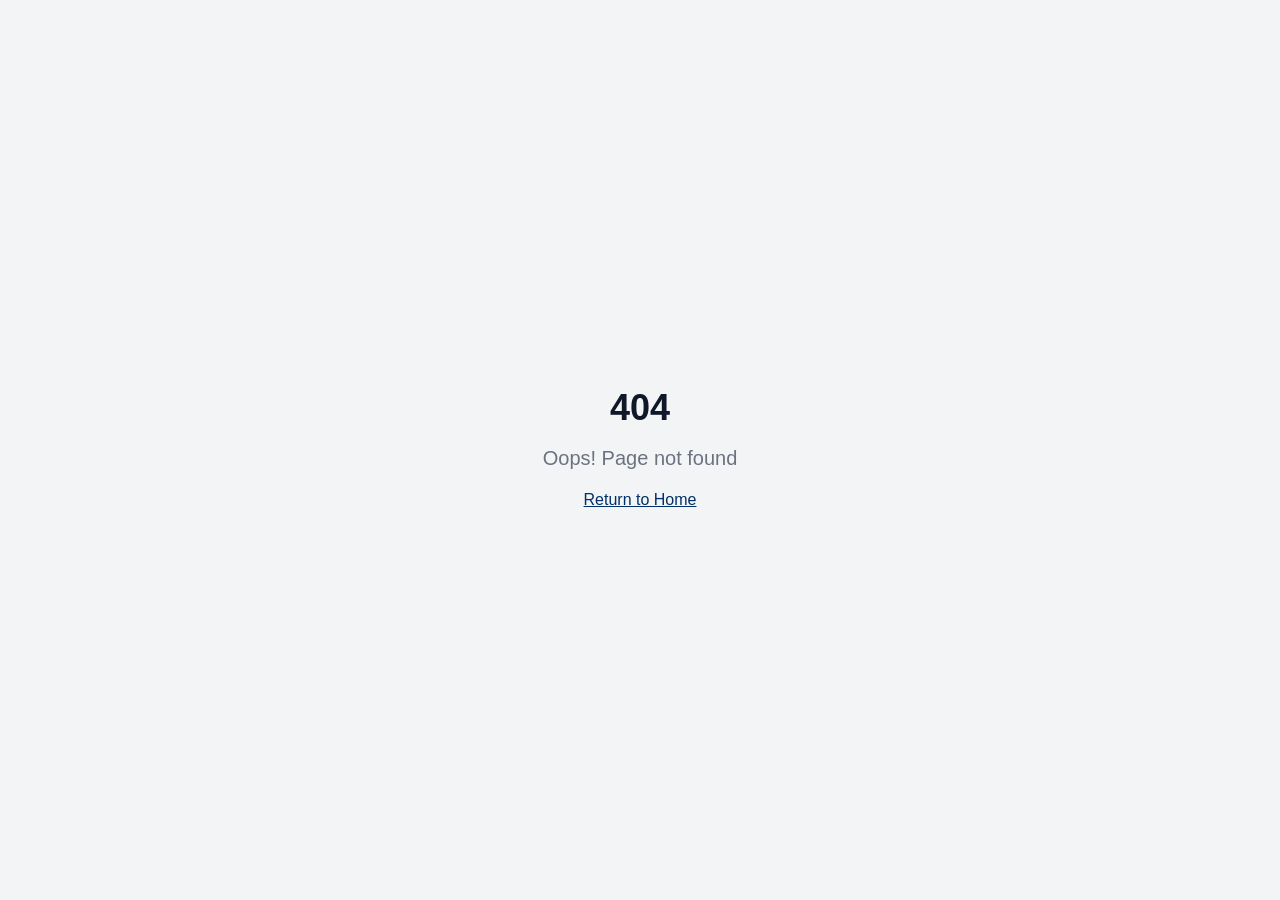
<file: bfp-pasig-app/index.html>
<!doctype html>
<html lang="en">
  <head>
    <meta charset="UTF-8" />
    <meta name="viewport" content="width=device-width, initial-scale=1.0" />
    <link rel="icon" href="/bfp-pasig-app/logo.png" />
    <!-- TODO: Set the document title to the name of your application -->
    <title>BFP Pasig App</title>
    <meta name="description" content="Official Connection App for BFP Pasig" />
    <meta name="author" content="BFP Pasig" />

    <!-- TODO: Update og:title to match your application name -->
    <meta property="og:title" content="BFP Pasig App" />
    <meta property="og:description" content="Official Connection App for BFP Pasig" />
    <meta property="og:type" content="website" />
    <meta property="og:image" content="/logo.png" />

    <meta name="twitter:card" content="summary_large_image" />
    <meta name="twitter:site" content="@BFPPasig" />
    <meta name="twitter:image" content="/logo.png" />
    <script type="module" crossorigin src="/bfp-pasig-app/assets/index-DguwgaRP.js"></script>
    <link rel="stylesheet" crossorigin href="/bfp-pasig-app/assets/index-BS2aGCPq.css">
  </head>

  <body>
    <div id="root"></div>
  </body>
</html>
</file>
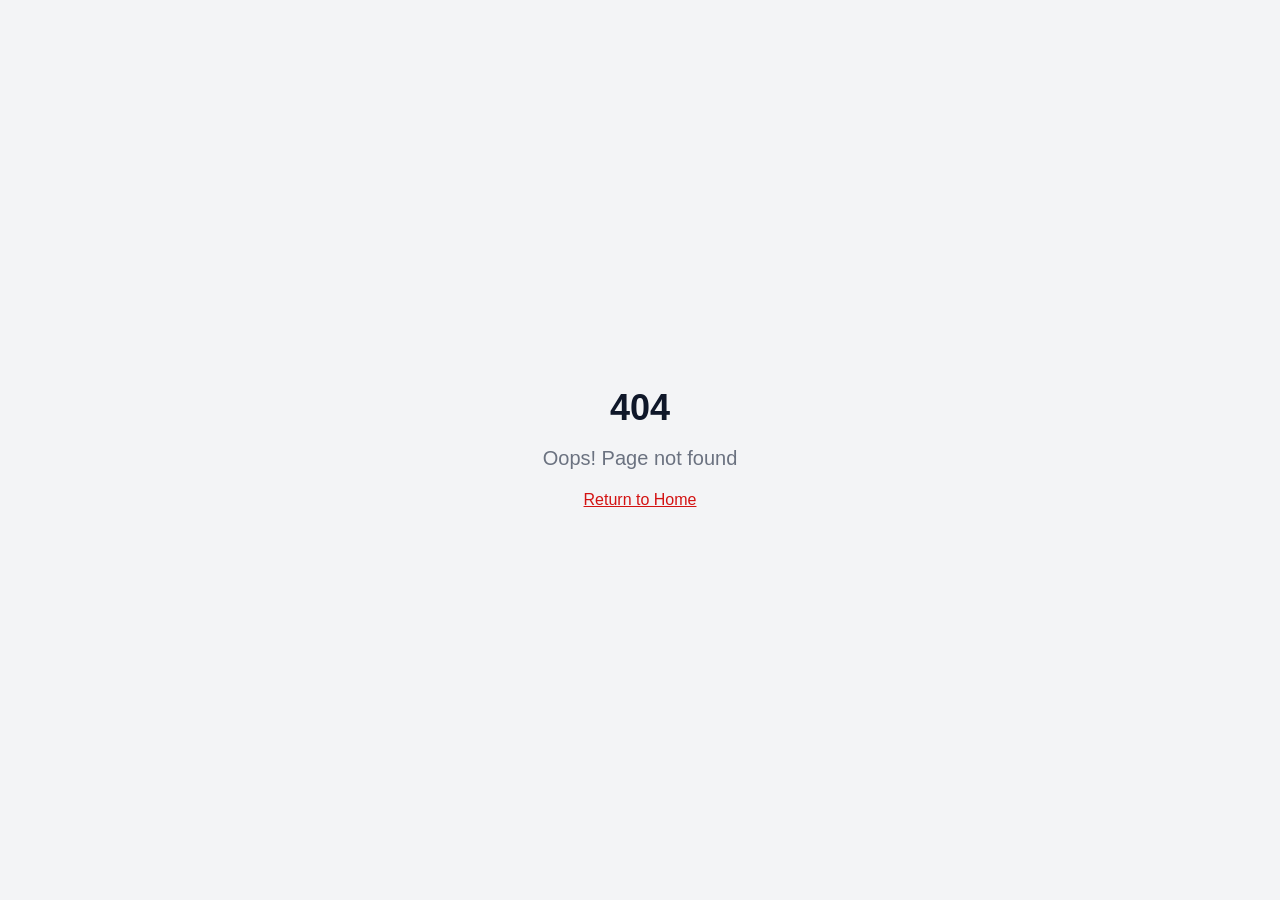
<file: bfp-taguig-app/index.html>
<!doctype html>
<html lang="en">
  <head>
    <meta charset="UTF-8" />
    <meta name="viewport" content="width=device-width, initial-scale=1.0" />
    <link rel="icon" href="/bfp-taguig-app/logo.png" />
    <!-- TODO: Set the document title to the name of your application -->
    <title>Lovable App</title>
    <meta name="description" content="Lovable Generated Project" />
    <meta name="author" content="Lovable" />

    <!-- TODO: Update og:title to match your application name -->
    <meta property="og:title" content="Lovable App" />
    <meta property="og:description" content="Lovable Generated Project" />
    <meta property="og:type" content="website" />
    <meta property="og:image" content="https://lovable.dev/opengraph-image-p98pqg.png" />

    <meta name="twitter:card" content="summary_large_image" />
    <meta name="twitter:site" content="@Lovable" />
    <meta name="twitter:image" content="https://lovable.dev/opengraph-image-p98pqg.png" />
    <script type="module" crossorigin src="/bfp-taguig-app/assets/index-Bl57BE2L.js"></script>
    <link rel="stylesheet" crossorigin href="/bfp-taguig-app/assets/index-Ca40vTN4.css">
  </head>

  <body>
    <div id="root"></div>
  </body>
</html>
</file>
<file: bfp-pasig-app/assets/index-BS2aGCPq.css>
*,:before,:after{--tw-border-spacing-x: 0;--tw-border-spacing-y: 0;--tw-translate-x: 0;--tw-translate-y: 0;--tw-rotate: 0;--tw-skew-x: 0;--tw-skew-y: 0;--tw-scale-x: 1;--tw-scale-y: 1;--tw-pan-x: ;--tw-pan-y: ;--tw-pinch-zoom: ;--tw-scroll-snap-strictness: proximity;--tw-gradient-from-position: ;--tw-gradient-via-position: ;--tw-gradient-to-position: ;--tw-ordinal: ;--tw-slashed-zero: ;--tw-numeric-figure: ;--tw-numeric-spacing: ;--tw-numeric-fraction: ;--tw-ring-inset: ;--tw-ring-offset-width: 0px;--tw-ring-offset-color: #fff;--tw-ring-color: rgb(59 130 246 / .5);--tw-ring-offset-shadow: 0 0 #0000;--tw-ring-shadow: 0 0 #0000;--tw-shadow: 0 0 #0000;--tw-shadow-colored: 0 0 #0000;--tw-blur: ;--tw-brightness: ;--tw-contrast: ;--tw-grayscale: ;--tw-hue-rotate: ;--tw-invert: ;--tw-saturate: ;--tw-sepia: ;--tw-drop-shadow: ;--tw-backdrop-blur: ;--tw-backdrop-brightness: ;--tw-backdrop-contrast: ;--tw-backdrop-grayscale: ;--tw-backdrop-hue-rotate: ;--tw-backdrop-invert: ;--tw-backdrop-opacity: ;--tw-backdrop-saturate: ;--tw-backdrop-sepia: ;--tw-contain-size: ;--tw-contain-layout: ;--tw-contain-paint: ;--tw-contain-style: }::backdrop{--tw-border-spacing-x: 0;--tw-border-spacing-y: 0;--tw-translate-x: 0;--tw-translate-y: 0;--tw-rotate: 0;--tw-skew-x: 0;--tw-skew-y: 0;--tw-scale-x: 1;--tw-scale-y: 1;--tw-pan-x: ;--tw-pan-y: ;--tw-pinch-zoom: ;--tw-scroll-snap-strictness: proximity;--tw-gradient-from-position: ;--tw-gradient-via-position: ;--tw-gradient-to-position: ;--tw-ordinal: ;--tw-slashed-zero: ;--tw-numeric-figure: ;--tw-numeric-spacing: ;--tw-numeric-fraction: ;--tw-ring-inset: ;--tw-ring-offset-width: 0px;--tw-ring-offset-color: #fff;--tw-ring-color: rgb(59 130 246 / .5);--tw-ring-offset-shadow: 0 0 #0000;--tw-ring-shadow: 0 0 #0000;--tw-shadow: 0 0 #0000;--tw-shadow-colored: 0 0 #0000;--tw-blur: ;--tw-brightness: ;--tw-contrast: ;--tw-grayscale: ;--tw-hue-rotate: ;--tw-invert: ;--tw-saturate: ;--tw-sepia: ;--tw-drop-shadow: ;--tw-backdrop-blur: ;--tw-backdrop-brightness: ;--tw-backdrop-contrast: ;--tw-backdrop-grayscale: ;--tw-backdrop-hue-rotate: ;--tw-backdrop-invert: ;--tw-backdrop-opacity: ;--tw-backdrop-saturate: ;--tw-backdrop-sepia: ;--tw-contain-size: ;--tw-contain-layout: ;--tw-contain-paint: ;--tw-contain-style: }*,:before,:after{box-sizing:border-box;border-width:0;border-style:solid;border-color:#e5e7eb}:before,:after{--tw-content: ""}html,:host{line-height:1.5;-webkit-text-size-adjust:100%;-moz-tab-size:4;-o-tab-size:4;tab-size:4;font-family:Inter,sans-serif;font-feature-settings:normal;font-variation-settings:normal;-webkit-tap-highlight-color:transparent}body{margin:0;line-height:inherit}hr{height:0;color:inherit;border-top-width:1px}abbr:where([title]){-webkit-text-decoration:underline dotted;text-decoration:underline dotted}h1,h2,h3,h4,h5,h6{font-size:inherit;font-weight:inherit}a{color:inherit;text-decoration:inherit}b,strong{font-weight:bolder}code,kbd,samp,pre{font-family:ui-monospace,SFMono-Regular,Menlo,Monaco,Consolas,Liberation Mono,Courier New,monospace;font-feature-settings:normal;font-variation-settings:normal;font-size:1em}small{font-size:80%}sub,sup{font-size:75%;line-height:0;position:relative;vertical-align:baseline}sub{bottom:-.25em}sup{top:-.5em}table{text-indent:0;border-color:inherit;border-collapse:collapse}button,input,optgroup,select,textarea{font-family:inherit;font-feature-settings:inherit;font-variation-settings:inherit;font-size:100%;font-weight:inherit;line-height:inherit;letter-spacing:inherit;color:inherit;margin:0;padding:0}button,select{text-transform:none}button,input:where([type=button]),input:where([type=reset]),input:where([type=submit]){-webkit-appearance:button;background-color:transparent;background-image:none}:-moz-focusring{outline:auto}:-moz-ui-invalid{box-shadow:none}progress{vertical-align:baseline}::-webkit-inner-spin-button,::-webkit-outer-spin-button{height:auto}[type=search]{-webkit-appearance:textfield;outline-offset:-2px}::-webkit-search-decoration{-webkit-appearance:none}::-webkit-file-upload-button{-webkit-appearance:button;font:inherit}summary{display:list-item}blockquote,dl,dd,h1,h2,h3,h4,h5,h6,hr,figure,p,pre{margin:0}fieldset{margin:0;padding:0}legend{padding:0}ol,ul,menu{list-style:none;margin:0;padding:0}dialog{padding:0}textarea{resize:vertical}input::-moz-placeholder,textarea::-moz-placeholder{opacity:1;color:#9ca3af}input::placeholder,textarea::placeholder{opacity:1;color:#9ca3af}button,[role=button]{cursor:pointer}:disabled{cursor:default}img,svg,video,canvas,audio,iframe,embed,object{display:block;vertical-align:middle}img,video{max-width:100%;height:auto}[hidden]:where(:not([hidden=until-found])){display:none}:root{--background: 0 0% 97%;--foreground: 222 47% 11%;--card: 0 0% 100%;--card-foreground: 222 47% 11%;--popover: 0 0% 100%;--popover-foreground: 222 47% 11%;--primary: 212 100% 20.2%;--primary-foreground: 0 0% 100%;--secondary: 211 100% 50%;--secondary-foreground: 0 0% 100%;--muted: 220 14% 96%;--muted-foreground: 220 9% 46%;--accent: 211 100% 50%;--accent-foreground: 0 0% 100%;--destructive: 0 100% 43.5%;--destructive-foreground: 0 0% 100%;--border: 220 13% 91%;--input: 220 13% 91%;--ring: 212 100% 20.2%;--radius: 1rem;--hero-gradient: linear-gradient(135deg, hsl(212 100% 20.2%) 0%, hsl(212 80% 15%) 100%);--card-shadow: 0 4px 20px -4px hsl(212 100% 20.2% / .1);--card-shadow-hover: 0 8px 30px -4px hsl(212 100% 20.2% / .15);--emergency-gradient: linear-gradient(135deg, hsl(0 100% 43.5%) 0%, hsl(0 84% 35%) 100%);--navy-gradient: linear-gradient(135deg, hsl(212 100% 20.2%) 0%, hsl(213 97% 13.5%) 100%);--sidebar-background: 0 0% 98%;--sidebar-foreground: 240 5.3% 26.1%;--sidebar-primary: 212 100% 20.2%;--sidebar-primary-foreground: 0 0% 98%;--sidebar-accent: 240 4.8% 95.9%;--sidebar-accent-foreground: 240 5.9% 10%;--sidebar-border: 220 13% 91%;--sidebar-ring: 212 100% 20.2%}.dark{--background: 213 97% 8%;--foreground: 0 0% 98%;--card: 213 97% 13.5%;--card-foreground: 0 0% 98%;--popover: 213 97% 13.5%;--popover-foreground: 0 0% 98%;--primary: 211 100% 50%;--primary-foreground: 0 0% 100%;--secondary: 212 100% 30%;--secondary-foreground: 0 0% 100%;--muted: 213 50% 18%;--muted-foreground: 220 10% 60%;--accent: 211 100% 50%;--accent-foreground: 0 0% 100%;--destructive: 0 62% 43.5%;--destructive-foreground: 0 0% 100%;--border: 213 50% 18%;--input: 213 50% 18%;--ring: 211 100% 50%;--sidebar-background: 213 97% 8%;--sidebar-foreground: 0 0% 95%;--sidebar-primary: 211 100% 50%;--sidebar-primary-foreground: 0 0% 100%;--sidebar-accent: 213 50% 15%;--sidebar-accent-foreground: 0 0% 95%;--sidebar-border: 213 50% 18%;--sidebar-ring: 211 100% 50%}*{border-color:hsl(var(--border))}body{background-color:hsl(var(--background));color:hsl(var(--foreground));-webkit-font-smoothing:antialiased;-moz-osx-font-smoothing:grayscale;font-family:Inter,sans-serif}h1,h2,h3,h4,h5,h6{font-family:Poppins,sans-serif}.hero-gradient{background:var(--hero-gradient)}.emergency-gradient{background:var(--emergency-gradient)}.navy-gradient{background:var(--navy-gradient)}.card-elevated{box-shadow:var(--card-shadow);transition:box-shadow .3s ease,transform .3s ease}.card-elevated:hover{box-shadow:var(--card-shadow-hover);transform:translateY(-2px)}.safe-area-bottom{padding-bottom:env(safe-area-inset-bottom,1rem)}.safe-area-top{padding-top:env(safe-area-inset-top,0)}.sr-only{position:absolute;width:1px;height:1px;padding:0;margin:-1px;overflow:hidden;clip:rect(0,0,0,0);white-space:nowrap;border-width:0}.pointer-events-none{pointer-events:none}.pointer-events-auto{pointer-events:auto}.visible{visibility:visible}.invisible{visibility:hidden}.fixed{position:fixed}.absolute{position:absolute}.relative{position:relative}.sticky{position:sticky}.inset-0{top:0;right:0;bottom:0;left:0}.inset-x-0{left:0;right:0}.inset-y-0{top:0;bottom:0}.-bottom-12{bottom:-3rem}.-left-12{left:-3rem}.-right-12{right:-3rem}.-top-12{top:-3rem}.bottom-0{bottom:0}.left-0{left:0}.left-1{left:.25rem}.left-1\/2{left:50%}.left-2{left:.5rem}.left-\[50\%\]{left:50%}.right-0{right:0}.right-1{right:.25rem}.right-2{right:.5rem}.right-3{right:.75rem}.right-4{right:1rem}.top-0{top:0}.top-1\.5{top:.375rem}.top-1\/2{top:50%}.top-2{top:.5rem}.top-3\.5{top:.875rem}.top-4{top:1rem}.top-\[1px\]{top:1px}.top-\[50\%\]{top:50%}.top-\[60\%\]{top:60%}.top-full{top:100%}.z-0{z-index:0}.z-10{z-index:10}.z-20{z-index:20}.z-50{z-index:50}.z-\[100\]{z-index:100}.z-\[1\]{z-index:1}.-mx-1{margin-left:-.25rem;margin-right:-.25rem}.mx-2{margin-left:.5rem;margin-right:.5rem}.mx-3\.5{margin-left:.875rem;margin-right:.875rem}.mx-4{margin-left:1rem;margin-right:1rem}.mx-auto{margin-left:auto;margin-right:auto}.my-0\.5{margin-top:.125rem;margin-bottom:.125rem}.my-1{margin-top:.25rem;margin-bottom:.25rem}.-ml-2{margin-left:-.5rem}.-ml-4{margin-left:-1rem}.-mt-4{margin-top:-1rem}.-mt-px{margin-top:-1px}.mb-1{margin-bottom:.25rem}.mb-2{margin-bottom:.5rem}.mb-3{margin-bottom:.75rem}.mb-4{margin-bottom:1rem}.mb-6{margin-bottom:1.5rem}.mb-8{margin-bottom:2rem}.ml-1{margin-left:.25rem}.ml-auto{margin-left:auto}.mr-1{margin-right:.25rem}.mr-2{margin-right:.5rem}.mt-0\.5{margin-top:.125rem}.mt-1\.5{margin-top:.375rem}.mt-2{margin-top:.5rem}.mt-24{margin-top:6rem}.mt-4{margin-top:1rem}.mt-6{margin-top:1.5rem}.mt-8{margin-top:2rem}.mt-auto{margin-top:auto}.line-clamp-2{overflow:hidden;display:-webkit-box;-webkit-box-orient:vertical;-webkit-line-clamp:2}.block{display:block}.flex{display:flex}.inline-flex{display:inline-flex}.table{display:table}.grid{display:grid}.hidden{display:none}.aspect-\[4\/3\]{aspect-ratio:4/3}.aspect-square{aspect-ratio:1 / 1}.aspect-video{aspect-ratio:16 / 9}.size-4{width:1rem;height:1rem}.h-1\.5{height:.375rem}.h-10{height:2.5rem}.h-11{height:2.75rem}.h-12{height:3rem}.h-14{height:3.5rem}.h-16{height:4rem}.h-2{height:.5rem}.h-2\.5{height:.625rem}.h-20{height:5rem}.h-24{height:6rem}.h-3{height:.75rem}.h-3\.5{height:.875rem}.h-4{height:1rem}.h-5{height:1.25rem}.h-6{height:1.5rem}.h-64{height:16rem}.h-7{height:1.75rem}.h-8{height:2rem}.h-80{height:20rem}.h-9{height:2.25rem}.h-\[1px\]{height:1px}.h-\[80vh\]{height:80vh}.h-\[var\(--radix-navigation-menu-viewport-height\)\]{height:var(--radix-navigation-menu-viewport-height)}.h-\[var\(--radix-select-trigger-height\)\]{height:var(--radix-select-trigger-height)}.h-auto{height:auto}.h-full{height:100%}.h-px{height:1px}.h-svh{height:100svh}.max-h-96{max-height:24rem}.max-h-\[300px\]{max-height:300px}.max-h-screen{max-height:100vh}.min-h-0{min-height:0px}.min-h-\[120px\]{min-height:120px}.min-h-\[60px\]{min-height:60px}.min-h-\[80px\]{min-height:80px}.min-h-full{min-height:100%}.min-h-screen{min-height:100vh}.min-h-svh{min-height:100svh}.w-0{width:0px}.w-0\.5{width:.125rem}.w-1{width:.25rem}.w-1\.5{width:.375rem}.w-10{width:2.5rem}.w-11{width:2.75rem}.w-12{width:3rem}.w-16{width:4rem}.w-2{width:.5rem}.w-2\.5{width:.625rem}.w-20{width:5rem}.w-24{width:6rem}.w-3{width:.75rem}.w-3\.5{width:.875rem}.w-3\/4{width:75%}.w-4{width:1rem}.w-5{width:1.25rem}.w-6{width:1.5rem}.w-64{width:16rem}.w-7{width:1.75rem}.w-72{width:18rem}.w-8{width:2rem}.w-80{width:20rem}.w-9{width:2.25rem}.w-\[--sidebar-width\]{width:var(--sidebar-width)}.w-\[100px\]{width:100px}.w-\[1px\]{width:1px}.w-auto{width:auto}.w-full{width:100%}.w-max{width:-moz-max-content;width:max-content}.w-px{width:1px}.min-w-0{min-width:0px}.min-w-5{min-width:1.25rem}.min-w-\[12rem\]{min-width:12rem}.min-w-\[8rem\]{min-width:8rem}.min-w-\[var\(--radix-select-trigger-width\)\]{min-width:var(--radix-select-trigger-width)}.max-w-\[--skeleton-width\]{max-width:var(--skeleton-width)}.max-w-\[90vw\]{max-width:90vw}.max-w-lg{max-width:32rem}.max-w-max{max-width:-moz-max-content;max-width:max-content}.max-w-md{max-width:28rem}.max-w-none{max-width:none}.max-w-sm{max-width:24rem}.flex-1{flex:1 1 0%}.flex-shrink-0,.shrink-0{flex-shrink:0}.grow{flex-grow:1}.grow-0{flex-grow:0}.basis-full{flex-basis:100%}.caption-bottom{caption-side:bottom}.border-collapse{border-collapse:collapse}.-translate-x-1\/2{--tw-translate-x: -50%;transform:translate(var(--tw-translate-x),var(--tw-translate-y)) rotate(var(--tw-rotate)) skew(var(--tw-skew-x)) skewY(var(--tw-skew-y)) scaleX(var(--tw-scale-x)) scaleY(var(--tw-scale-y))}.-translate-x-px{--tw-translate-x: -1px;transform:translate(var(--tw-translate-x),var(--tw-translate-y)) rotate(var(--tw-rotate)) skew(var(--tw-skew-x)) skewY(var(--tw-skew-y)) scaleX(var(--tw-scale-x)) scaleY(var(--tw-scale-y))}.-translate-y-1\/2{--tw-translate-y: -50%;transform:translate(var(--tw-translate-x),var(--tw-translate-y)) rotate(var(--tw-rotate)) skew(var(--tw-skew-x)) skewY(var(--tw-skew-y)) scaleX(var(--tw-scale-x)) scaleY(var(--tw-scale-y))}.translate-x-1\/2{--tw-translate-x: 50%;transform:translate(var(--tw-translate-x),var(--tw-translate-y)) rotate(var(--tw-rotate)) skew(var(--tw-skew-x)) skewY(var(--tw-skew-y)) scaleX(var(--tw-scale-x)) scaleY(var(--tw-scale-y))}.translate-x-\[-50\%\]{--tw-translate-x: -50%;transform:translate(var(--tw-translate-x),var(--tw-translate-y)) rotate(var(--tw-rotate)) skew(var(--tw-skew-x)) skewY(var(--tw-skew-y)) scaleX(var(--tw-scale-x)) scaleY(var(--tw-scale-y))}.translate-x-px{--tw-translate-x: 1px;transform:translate(var(--tw-translate-x),var(--tw-translate-y)) rotate(var(--tw-rotate)) skew(var(--tw-skew-x)) skewY(var(--tw-skew-y)) scaleX(var(--tw-scale-x)) scaleY(var(--tw-scale-y))}.translate-y-1\/2{--tw-translate-y: 50%;transform:translate(var(--tw-translate-x),var(--tw-translate-y)) rotate(var(--tw-rotate)) skew(var(--tw-skew-x)) skewY(var(--tw-skew-y)) scaleX(var(--tw-scale-x)) scaleY(var(--tw-scale-y))}.translate-y-\[-50\%\]{--tw-translate-y: -50%;transform:translate(var(--tw-translate-x),var(--tw-translate-y)) rotate(var(--tw-rotate)) skew(var(--tw-skew-x)) skewY(var(--tw-skew-y)) scaleX(var(--tw-scale-x)) scaleY(var(--tw-scale-y))}.rotate-45{--tw-rotate: 45deg;transform:translate(var(--tw-translate-x),var(--tw-translate-y)) rotate(var(--tw-rotate)) skew(var(--tw-skew-x)) skewY(var(--tw-skew-y)) scaleX(var(--tw-scale-x)) scaleY(var(--tw-scale-y))}.rotate-90{--tw-rotate: 90deg;transform:translate(var(--tw-translate-x),var(--tw-translate-y)) rotate(var(--tw-rotate)) skew(var(--tw-skew-x)) skewY(var(--tw-skew-y)) scaleX(var(--tw-scale-x)) scaleY(var(--tw-scale-y))}.scale-110{--tw-scale-x: 1.1;--tw-scale-y: 1.1;transform:translate(var(--tw-translate-x),var(--tw-translate-y)) rotate(var(--tw-rotate)) skew(var(--tw-skew-x)) skewY(var(--tw-skew-y)) scaleX(var(--tw-scale-x)) scaleY(var(--tw-scale-y))}.transform{transform:translate(var(--tw-translate-x),var(--tw-translate-y)) rotate(var(--tw-rotate)) skew(var(--tw-skew-x)) skewY(var(--tw-skew-y)) scaleX(var(--tw-scale-x)) scaleY(var(--tw-scale-y))}@keyframes fade-in{0%{opacity:0;transform:translateY(10px)}to{opacity:1;transform:translateY(0)}}.animate-fade-in{animation:fade-in .5s ease-out forwards}@keyframes pulse{50%{opacity:.5}}.animate-pulse{animation:pulse 2s cubic-bezier(.4,0,.6,1) infinite}.animate-ring-phone{animation:ring-phone 2s ease-in-out infinite}.cursor-default{cursor:default}.cursor-pointer{cursor:pointer}.touch-none{touch-action:none}.select-none{-webkit-user-select:none;-moz-user-select:none;user-select:none}.list-none{list-style-type:none}.grid-cols-2{grid-template-columns:repeat(2,minmax(0,1fr))}.grid-cols-3{grid-template-columns:repeat(3,minmax(0,1fr))}.flex-row{flex-direction:row}.flex-col{flex-direction:column}.flex-col-reverse{flex-direction:column-reverse}.flex-wrap{flex-wrap:wrap}.items-start{align-items:flex-start}.items-end{align-items:flex-end}.items-center{align-items:center}.items-stretch{align-items:stretch}.justify-center{justify-content:center}.justify-between{justify-content:space-between}.justify-around{justify-content:space-around}.gap-0{gap:0px}.gap-1{gap:.25rem}.gap-1\.5{gap:.375rem}.gap-2{gap:.5rem}.gap-3{gap:.75rem}.gap-4{gap:1rem}.gap-6{gap:1.5rem}.space-x-1>:not([hidden])~:not([hidden]){--tw-space-x-reverse: 0;margin-right:calc(.25rem * var(--tw-space-x-reverse));margin-left:calc(.25rem * calc(1 - var(--tw-space-x-reverse)))}.space-x-4>:not([hidden])~:not([hidden]){--tw-space-x-reverse: 0;margin-right:calc(1rem * var(--tw-space-x-reverse));margin-left:calc(1rem * calc(1 - var(--tw-space-x-reverse)))}.space-y-1>:not([hidden])~:not([hidden]){--tw-space-y-reverse: 0;margin-top:calc(.25rem * calc(1 - var(--tw-space-y-reverse)));margin-bottom:calc(.25rem * var(--tw-space-y-reverse))}.space-y-1\.5>:not([hidden])~:not([hidden]){--tw-space-y-reverse: 0;margin-top:calc(.375rem * calc(1 - var(--tw-space-y-reverse)));margin-bottom:calc(.375rem * var(--tw-space-y-reverse))}.space-y-2>:not([hidden])~:not([hidden]){--tw-space-y-reverse: 0;margin-top:calc(.5rem * calc(1 - var(--tw-space-y-reverse)));margin-bottom:calc(.5rem * var(--tw-space-y-reverse))}.space-y-3>:not([hidden])~:not([hidden]){--tw-space-y-reverse: 0;margin-top:calc(.75rem * calc(1 - var(--tw-space-y-reverse)));margin-bottom:calc(.75rem * var(--tw-space-y-reverse))}.space-y-4>:not([hidden])~:not([hidden]){--tw-space-y-reverse: 0;margin-top:calc(1rem * calc(1 - var(--tw-space-y-reverse)));margin-bottom:calc(1rem * var(--tw-space-y-reverse))}.space-y-6>:not([hidden])~:not([hidden]){--tw-space-y-reverse: 0;margin-top:calc(1.5rem * calc(1 - var(--tw-space-y-reverse)));margin-bottom:calc(1.5rem * var(--tw-space-y-reverse))}.space-y-8>:not([hidden])~:not([hidden]){--tw-space-y-reverse: 0;margin-top:calc(2rem * calc(1 - var(--tw-space-y-reverse)));margin-bottom:calc(2rem * var(--tw-space-y-reverse))}.self-center{align-self:center}.overflow-auto{overflow:auto}.overflow-hidden{overflow:hidden}.overflow-y-auto{overflow-y:auto}.overflow-x-hidden{overflow-x:hidden}.truncate{overflow:hidden;text-overflow:ellipsis;white-space:nowrap}.whitespace-nowrap{white-space:nowrap}.break-words{overflow-wrap:break-word}.break-all{word-break:break-all}.rounded-2xl{border-radius:1rem}.rounded-3xl{border-radius:1.5rem}.rounded-\[2px\]{border-radius:2px}.rounded-\[inherit\]{border-radius:inherit}.rounded-full{border-radius:9999px}.rounded-lg{border-radius:var(--radius)}.rounded-md{border-radius:calc(var(--radius) - 2px)}.rounded-sm{border-radius:calc(var(--radius) - 4px)}.rounded-xl{border-radius:.75rem}.rounded-t-\[10px\]{border-top-left-radius:10px;border-top-right-radius:10px}.rounded-tl-sm{border-top-left-radius:calc(var(--radius) - 4px)}.border{border-width:1px}.border-2{border-width:2px}.border-4{border-width:4px}.border-\[1\.5px\]{border-width:1.5px}.border-\[3px\]{border-width:3px}.border-y{border-top-width:1px;border-bottom-width:1px}.border-b{border-bottom-width:1px}.border-l{border-left-width:1px}.border-r{border-right-width:1px}.border-t{border-top-width:1px}.border-dashed{border-style:dashed}.border-dotted{border-style:dotted}.border-\[\#FFC107\]{--tw-border-opacity: 1;border-color:rgb(255 193 7 / var(--tw-border-opacity, 1))}.border-\[--color-border\]{border-color:var(--color-border)}.border-border{border-color:hsl(var(--border))}.border-border\/50{border-color:hsl(var(--border) / .5)}.border-destructive{border-color:hsl(var(--destructive))}.border-destructive\/50{border-color:hsl(var(--destructive) / .5)}.border-input{border-color:hsl(var(--input))}.border-orange-100{--tw-border-opacity: 1;border-color:rgb(255 237 213 / var(--tw-border-opacity, 1))}.border-primary{border-color:hsl(var(--primary))}.border-primary-foreground\/40{border-color:hsl(var(--primary-foreground) / .4)}.border-primary\/10{border-color:hsl(var(--primary) / .1)}.border-sidebar-border{border-color:hsl(var(--sidebar-border))}.border-transparent{border-color:transparent}.border-white\/10{border-color:#ffffff1a}.border-white\/20{border-color:#fff3}.border-l-transparent{border-left-color:transparent}.border-t-transparent{border-top-color:transparent}.bg-\[\#012044\]{--tw-bg-opacity: 1;background-color:rgb(1 32 68 / var(--tw-bg-opacity, 1))}.bg-\[\#0b162a\]{--tw-bg-opacity: 1;background-color:rgb(11 22 42 / var(--tw-bg-opacity, 1))}.bg-\[--color-bg\]{background-color:var(--color-bg)}.bg-accent{background-color:hsl(var(--accent))}.bg-background{background-color:hsl(var(--background))}.bg-black\/10{background-color:#0000001a}.bg-black\/40{background-color:#0006}.bg-black\/80{background-color:#000c}.bg-blue-500{--tw-bg-opacity: 1;background-color:rgb(59 130 246 / var(--tw-bg-opacity, 1))}.bg-blue-950\/80{background-color:#172554cc}.bg-border{background-color:hsl(var(--border))}.bg-card{background-color:hsl(var(--card))}.bg-destructive{background-color:hsl(var(--destructive))}.bg-foreground{background-color:hsl(var(--foreground))}.bg-gray-100{--tw-bg-opacity: 1;background-color:rgb(243 244 246 / var(--tw-bg-opacity, 1))}.bg-muted{background-color:hsl(var(--muted))}.bg-muted\/20{background-color:hsl(var(--muted) / .2)}.bg-muted\/30{background-color:hsl(var(--muted) / .3)}.bg-muted\/50{background-color:hsl(var(--muted) / .5)}.bg-orange-100{--tw-bg-opacity: 1;background-color:rgb(255 237 213 / var(--tw-bg-opacity, 1))}.bg-orange-50\/50{background-color:#fff7ed80}.bg-orange-950\/80{background-color:#431407cc}.bg-popover{background-color:hsl(var(--popover))}.bg-primary{background-color:hsl(var(--primary))}.bg-primary-foreground\/20{background-color:hsl(var(--primary-foreground) / .2)}.bg-primary\/10{background-color:hsl(var(--primary) / .1)}.bg-primary\/20{background-color:hsl(var(--primary) / .2)}.bg-primary\/5{background-color:hsl(var(--primary) / .05)}.bg-secondary{background-color:hsl(var(--secondary))}.bg-secondary-foreground\/20{background-color:hsl(var(--secondary-foreground) / .2)}.bg-secondary\/10{background-color:hsl(var(--secondary) / .1)}.bg-sidebar{background-color:hsl(var(--sidebar-background))}.bg-sidebar-border{background-color:hsl(var(--sidebar-border))}.bg-transparent{background-color:transparent}.bg-white{--tw-bg-opacity: 1;background-color:rgb(255 255 255 / var(--tw-bg-opacity, 1))}.bg-white\/10{background-color:#ffffff1a}.bg-yellow-500{--tw-bg-opacity: 1;background-color:rgb(234 179 8 / var(--tw-bg-opacity, 1))}.bg-yellow-950\/80{background-color:#422006cc}.bg-gradient-to-b{background-image:linear-gradient(to bottom,var(--tw-gradient-stops))}.bg-gradient-to-br{background-image:linear-gradient(to bottom right,var(--tw-gradient-stops))}.bg-gradient-to-t{background-image:linear-gradient(to top,var(--tw-gradient-stops))}.from-black\/40{--tw-gradient-from: rgb(0 0 0 / .4) var(--tw-gradient-from-position);--tw-gradient-to: rgb(0 0 0 / 0) var(--tw-gradient-to-position);--tw-gradient-stops: var(--tw-gradient-from), var(--tw-gradient-to)}.from-black\/60{--tw-gradient-from: rgb(0 0 0 / .6) var(--tw-gradient-from-position);--tw-gradient-to: rgb(0 0 0 / 0) var(--tw-gradient-to-position);--tw-gradient-stops: var(--tw-gradient-from), var(--tw-gradient-to)}.via-blue-950\/70{--tw-gradient-to: rgb(23 37 84 / 0) var(--tw-gradient-to-position);--tw-gradient-stops: var(--tw-gradient-from), rgb(23 37 84 / .7) var(--tw-gradient-via-position), var(--tw-gradient-to)}.via-transparent{--tw-gradient-to: rgb(0 0 0 / 0) var(--tw-gradient-to-position);--tw-gradient-stops: var(--tw-gradient-from), transparent var(--tw-gradient-via-position), var(--tw-gradient-to)}.to-background{--tw-gradient-to: hsl(var(--background)) var(--tw-gradient-to-position)}.to-black\/60{--tw-gradient-to: rgb(0 0 0 / .6) var(--tw-gradient-to-position)}.to-transparent{--tw-gradient-to: transparent var(--tw-gradient-to-position)}.fill-current{fill:currentColor}.object-contain{-o-object-fit:contain;object-fit:contain}.object-cover{-o-object-fit:cover;object-fit:cover}.p-0{padding:0}.p-1{padding:.25rem}.p-2{padding:.5rem}.p-3{padding:.75rem}.p-4{padding:1rem}.p-6{padding:1.5rem}.p-8{padding:2rem}.p-\[1px\]{padding:1px}.px-1{padding-left:.25rem;padding-right:.25rem}.px-10{padding-left:2.5rem;padding-right:2.5rem}.px-2{padding-left:.5rem;padding-right:.5rem}.px-2\.5{padding-left:.625rem;padding-right:.625rem}.px-3{padding-left:.75rem;padding-right:.75rem}.px-4{padding-left:1rem;padding-right:1rem}.px-5{padding-left:1.25rem;padding-right:1.25rem}.px-8{padding-left:2rem;padding-right:2rem}.py-0\.5{padding-top:.125rem;padding-bottom:.125rem}.py-1{padding-top:.25rem;padding-bottom:.25rem}.py-1\.5{padding-top:.375rem;padding-bottom:.375rem}.py-2{padding-top:.5rem;padding-bottom:.5rem}.py-3{padding-top:.75rem;padding-bottom:.75rem}.py-4{padding-top:1rem;padding-bottom:1rem}.py-5{padding-top:1.25rem;padding-bottom:1.25rem}.py-6{padding-top:1.5rem;padding-bottom:1.5rem}.py-8{padding-top:2rem;padding-bottom:2rem}.pb-2{padding-bottom:.5rem}.pb-24{padding-bottom:6rem}.pb-3{padding-bottom:.75rem}.pb-4{padding-bottom:1rem}.pb-6{padding-bottom:1.5rem}.pl-2\.5{padding-left:.625rem}.pl-4{padding-left:1rem}.pl-8{padding-left:2rem}.pr-2{padding-right:.5rem}.pr-2\.5{padding-right:.625rem}.pr-8{padding-right:2rem}.pt-0{padding-top:0}.pt-1{padding-top:.25rem}.pt-2{padding-top:.5rem}.pt-3{padding-top:.75rem}.pt-4{padding-top:1rem}.text-left{text-align:left}.text-center{text-align:center}.align-middle{vertical-align:middle}.font-display{font-family:Poppins,sans-serif}.font-mono{font-family:ui-monospace,SFMono-Regular,Menlo,Monaco,Consolas,Liberation Mono,Courier New,monospace}.font-sans{font-family:Inter,sans-serif}.text-2xl{font-size:1.5rem;line-height:2rem}.text-3xl{font-size:1.875rem;line-height:2.25rem}.text-4xl{font-size:2.25rem;line-height:2.5rem}.text-5xl{font-size:3rem;line-height:1}.text-\[0\.8rem\]{font-size:.8rem}.text-\[10px\]{font-size:10px}.text-base{font-size:1rem;line-height:1.5rem}.text-lg{font-size:1.125rem;line-height:1.75rem}.text-sm{font-size:.875rem;line-height:1.25rem}.text-xl{font-size:1.25rem;line-height:1.75rem}.text-xs{font-size:.75rem;line-height:1rem}.font-black{font-weight:900}.font-bold{font-weight:700}.font-medium{font-weight:500}.font-normal{font-weight:400}.font-semibold{font-weight:600}.uppercase{text-transform:uppercase}.lowercase{text-transform:lowercase}.italic{font-style:italic}.tabular-nums{--tw-numeric-spacing: tabular-nums;font-variant-numeric:var(--tw-ordinal) var(--tw-slashed-zero) var(--tw-numeric-figure) var(--tw-numeric-spacing) var(--tw-numeric-fraction)}.leading-none{line-height:1}.leading-relaxed{line-height:1.625}.leading-tight{line-height:1.25}.tracking-tight{letter-spacing:-.025em}.tracking-wide{letter-spacing:.025em}.tracking-wider{letter-spacing:.05em}.tracking-widest{letter-spacing:.1em}.text-\[\#FFC107\]{--tw-text-opacity: 1;color:rgb(255 193 7 / var(--tw-text-opacity, 1))}.text-\[\#ea4335\]{--tw-text-opacity: 1;color:rgb(234 67 53 / var(--tw-text-opacity, 1))}.text-accent{color:hsl(var(--accent))}.text-accent-foreground{color:hsl(var(--accent-foreground))}.text-blue-600{--tw-text-opacity: 1;color:rgb(37 99 235 / var(--tw-text-opacity, 1))}.text-card-foreground{color:hsl(var(--card-foreground))}.text-current{color:currentColor}.text-destructive{color:hsl(var(--destructive))}.text-destructive-foreground{color:hsl(var(--destructive-foreground))}.text-foreground{color:hsl(var(--foreground))}.text-foreground\/50{color:hsl(var(--foreground) / .5)}.text-gray-400{--tw-text-opacity: 1;color:rgb(156 163 175 / var(--tw-text-opacity, 1))}.text-gray-900{--tw-text-opacity: 1;color:rgb(17 24 39 / var(--tw-text-opacity, 1))}.text-muted-foreground{color:hsl(var(--muted-foreground))}.text-muted-foreground\/50{color:hsl(var(--muted-foreground) / .5)}.text-orange-600{--tw-text-opacity: 1;color:rgb(234 88 12 / var(--tw-text-opacity, 1))}.text-orange-800{--tw-text-opacity: 1;color:rgb(154 52 18 / var(--tw-text-opacity, 1))}.text-orange-900{--tw-text-opacity: 1;color:rgb(124 45 18 / var(--tw-text-opacity, 1))}.text-popover-foreground{color:hsl(var(--popover-foreground))}.text-primary{color:hsl(var(--primary))}.text-primary-foreground{color:hsl(var(--primary-foreground))}.text-primary-foreground\/80{color:hsl(var(--primary-foreground) / .8)}.text-secondary{color:hsl(var(--secondary))}.text-secondary-foreground{color:hsl(var(--secondary-foreground))}.text-sidebar-foreground{color:hsl(var(--sidebar-foreground))}.text-sidebar-foreground\/70{color:hsl(var(--sidebar-foreground) / .7)}.text-transparent{color:transparent}.text-white{--tw-text-opacity: 1;color:rgb(255 255 255 / var(--tw-text-opacity, 1))}.text-white\/90{color:#ffffffe6}.text-white\/95{color:#fffffff2}.underline{text-decoration-line:underline}.underline-offset-4{text-underline-offset:4px}.opacity-0{opacity:0}.opacity-10{opacity:.1}.opacity-20{opacity:.2}.opacity-50{opacity:.5}.opacity-60{opacity:.6}.opacity-70{opacity:.7}.opacity-80{opacity:.8}.opacity-90{opacity:.9}.mix-blend-multiply{mix-blend-mode:multiply}.shadow-\[0_0_0_1px_hsl\(var\(--sidebar-border\)\)\]{--tw-shadow: 0 0 0 1px hsl(var(--sidebar-border));--tw-shadow-colored: 0 0 0 1px var(--tw-shadow-color);box-shadow:var(--tw-ring-offset-shadow, 0 0 #0000),var(--tw-ring-shadow, 0 0 #0000),var(--tw-shadow)}.shadow-lg{--tw-shadow: 0 10px 15px -3px rgb(0 0 0 / .1), 0 4px 6px -4px rgb(0 0 0 / .1);--tw-shadow-colored: 0 10px 15px -3px var(--tw-shadow-color), 0 4px 6px -4px var(--tw-shadow-color);box-shadow:var(--tw-ring-offset-shadow, 0 0 #0000),var(--tw-ring-shadow, 0 0 #0000),var(--tw-shadow)}.shadow-md{--tw-shadow: 0 4px 6px -1px rgb(0 0 0 / .1), 0 2px 4px -2px rgb(0 0 0 / .1);--tw-shadow-colored: 0 4px 6px -1px var(--tw-shadow-color), 0 2px 4px -2px var(--tw-shadow-color);box-shadow:var(--tw-ring-offset-shadow, 0 0 #0000),var(--tw-ring-shadow, 0 0 #0000),var(--tw-shadow)}.shadow-none{--tw-shadow: 0 0 #0000;--tw-shadow-colored: 0 0 #0000;box-shadow:var(--tw-ring-offset-shadow, 0 0 #0000),var(--tw-ring-shadow, 0 0 #0000),var(--tw-shadow)}.shadow-sm{--tw-shadow: 0 1px 2px 0 rgb(0 0 0 / .05);--tw-shadow-colored: 0 1px 2px 0 var(--tw-shadow-color);box-shadow:var(--tw-ring-offset-shadow, 0 0 #0000),var(--tw-ring-shadow, 0 0 #0000),var(--tw-shadow)}.shadow-xl{--tw-shadow: 0 20px 25px -5px rgb(0 0 0 / .1), 0 8px 10px -6px rgb(0 0 0 / .1);--tw-shadow-colored: 0 20px 25px -5px var(--tw-shadow-color), 0 8px 10px -6px var(--tw-shadow-color);box-shadow:var(--tw-ring-offset-shadow, 0 0 #0000),var(--tw-ring-shadow, 0 0 #0000),var(--tw-shadow)}.outline-none{outline:2px solid transparent;outline-offset:2px}.outline{outline-style:solid}.ring-0{--tw-ring-offset-shadow: var(--tw-ring-inset) 0 0 0 var(--tw-ring-offset-width) var(--tw-ring-offset-color);--tw-ring-shadow: var(--tw-ring-inset) 0 0 0 calc(0px + var(--tw-ring-offset-width)) var(--tw-ring-color);box-shadow:var(--tw-ring-offset-shadow),var(--tw-ring-shadow),var(--tw-shadow, 0 0 #0000)}.ring-2{--tw-ring-offset-shadow: var(--tw-ring-inset) 0 0 0 var(--tw-ring-offset-width) var(--tw-ring-offset-color);--tw-ring-shadow: var(--tw-ring-inset) 0 0 0 calc(2px + var(--tw-ring-offset-width)) var(--tw-ring-color);box-shadow:var(--tw-ring-offset-shadow),var(--tw-ring-shadow),var(--tw-shadow, 0 0 #0000)}.ring-4{--tw-ring-offset-shadow: var(--tw-ring-inset) 0 0 0 var(--tw-ring-offset-width) var(--tw-ring-offset-color);--tw-ring-shadow: var(--tw-ring-inset) 0 0 0 calc(4px + var(--tw-ring-offset-width)) var(--tw-ring-color);box-shadow:var(--tw-ring-offset-shadow),var(--tw-ring-shadow),var(--tw-shadow, 0 0 #0000)}.ring-primary\/10{--tw-ring-color: hsl(var(--primary) / .1)}.ring-ring{--tw-ring-color: hsl(var(--ring))}.ring-sidebar-ring{--tw-ring-color: hsl(var(--sidebar-ring))}.ring-white\/10{--tw-ring-color: rgb(255 255 255 / .1)}.ring-offset-background{--tw-ring-offset-color: hsl(var(--background))}.blur-3xl{--tw-blur: blur(64px);filter:var(--tw-blur) var(--tw-brightness) var(--tw-contrast) var(--tw-grayscale) var(--tw-hue-rotate) var(--tw-invert) var(--tw-saturate) var(--tw-sepia) var(--tw-drop-shadow)}.drop-shadow-\[0_2px_4px_rgba\(255\,193\,7\,0\.3\)\]{--tw-drop-shadow: drop-shadow(0 2px 4px rgba(255,193,7,.3));filter:var(--tw-blur) var(--tw-brightness) var(--tw-contrast) var(--tw-grayscale) var(--tw-hue-rotate) var(--tw-invert) var(--tw-saturate) var(--tw-sepia) var(--tw-drop-shadow)}.drop-shadow-lg{--tw-drop-shadow: drop-shadow(0 10px 8px rgb(0 0 0 / .04)) drop-shadow(0 4px 3px rgb(0 0 0 / .1));filter:var(--tw-blur) var(--tw-brightness) var(--tw-contrast) var(--tw-grayscale) var(--tw-hue-rotate) var(--tw-invert) var(--tw-saturate) var(--tw-sepia) var(--tw-drop-shadow)}.filter{filter:var(--tw-blur) var(--tw-brightness) var(--tw-contrast) var(--tw-grayscale) var(--tw-hue-rotate) var(--tw-invert) var(--tw-saturate) var(--tw-sepia) var(--tw-drop-shadow)}.backdrop-blur-md{--tw-backdrop-blur: blur(12px);-webkit-backdrop-filter:var(--tw-backdrop-blur) var(--tw-backdrop-brightness) var(--tw-backdrop-contrast) var(--tw-backdrop-grayscale) var(--tw-backdrop-hue-rotate) var(--tw-backdrop-invert) var(--tw-backdrop-opacity) var(--tw-backdrop-saturate) var(--tw-backdrop-sepia);backdrop-filter:var(--tw-backdrop-blur) var(--tw-backdrop-brightness) var(--tw-backdrop-contrast) var(--tw-backdrop-grayscale) var(--tw-backdrop-hue-rotate) var(--tw-backdrop-invert) var(--tw-backdrop-opacity) var(--tw-backdrop-saturate) var(--tw-backdrop-sepia)}.backdrop-blur-sm{--tw-backdrop-blur: blur(4px);-webkit-backdrop-filter:var(--tw-backdrop-blur) var(--tw-backdrop-brightness) var(--tw-backdrop-contrast) var(--tw-backdrop-grayscale) var(--tw-backdrop-hue-rotate) var(--tw-backdrop-invert) var(--tw-backdrop-opacity) var(--tw-backdrop-saturate) var(--tw-backdrop-sepia);backdrop-filter:var(--tw-backdrop-blur) var(--tw-backdrop-brightness) var(--tw-backdrop-contrast) var(--tw-backdrop-grayscale) var(--tw-backdrop-hue-rotate) var(--tw-backdrop-invert) var(--tw-backdrop-opacity) var(--tw-backdrop-saturate) var(--tw-backdrop-sepia)}.transition{transition-property:color,background-color,border-color,text-decoration-color,fill,stroke,opacity,box-shadow,transform,filter,-webkit-backdrop-filter;transition-property:color,background-color,border-color,text-decoration-color,fill,stroke,opacity,box-shadow,transform,filter,backdrop-filter;transition-property:color,background-color,border-color,text-decoration-color,fill,stroke,opacity,box-shadow,transform,filter,backdrop-filter,-webkit-backdrop-filter;transition-timing-function:cubic-bezier(.4,0,.2,1);transition-duration:.15s}.transition-\[left\,right\,width\]{transition-property:left,right,width;transition-timing-function:cubic-bezier(.4,0,.2,1);transition-duration:.15s}.transition-\[margin\,opa\]{transition-property:margin,opa;transition-timing-function:cubic-bezier(.4,0,.2,1);transition-duration:.15s}.transition-\[width\,height\,padding\]{transition-property:width,height,padding;transition-timing-function:cubic-bezier(.4,0,.2,1);transition-duration:.15s}.transition-\[width\]{transition-property:width;transition-timing-function:cubic-bezier(.4,0,.2,1);transition-duration:.15s}.transition-all{transition-property:all;transition-timing-function:cubic-bezier(.4,0,.2,1);transition-duration:.15s}.transition-colors{transition-property:color,background-color,border-color,text-decoration-color,fill,stroke;transition-timing-function:cubic-bezier(.4,0,.2,1);transition-duration:.15s}.transition-opacity{transition-property:opacity;transition-timing-function:cubic-bezier(.4,0,.2,1);transition-duration:.15s}.transition-transform{transition-property:transform;transition-timing-function:cubic-bezier(.4,0,.2,1);transition-duration:.15s}.duration-1000{transition-duration:1s}.duration-200{transition-duration:.2s}.duration-300{transition-duration:.3s}.duration-700{transition-duration:.7s}.ease-in-out{transition-timing-function:cubic-bezier(.4,0,.2,1)}.ease-linear{transition-timing-function:linear}@keyframes enter{0%{opacity:var(--tw-enter-opacity, 1);transform:translate3d(var(--tw-enter-translate-x, 0),var(--tw-enter-translate-y, 0),0) scale3d(var(--tw-enter-scale, 1),var(--tw-enter-scale, 1),var(--tw-enter-scale, 1)) rotate(var(--tw-enter-rotate, 0))}}@keyframes exit{to{opacity:var(--tw-exit-opacity, 1);transform:translate3d(var(--tw-exit-translate-x, 0),var(--tw-exit-translate-y, 0),0) scale3d(var(--tw-exit-scale, 1),var(--tw-exit-scale, 1),var(--tw-exit-scale, 1)) rotate(var(--tw-exit-rotate, 0))}}.animate-in{animation-name:enter;animation-duration:.15s;--tw-enter-opacity: initial;--tw-enter-scale: initial;--tw-enter-rotate: initial;--tw-enter-translate-x: initial;--tw-enter-translate-y: initial}.fade-in-0{--tw-enter-opacity: 0}.fade-in-80{--tw-enter-opacity: .8}.zoom-in-95{--tw-enter-scale: .95}.duration-1000{animation-duration:1s}.duration-200{animation-duration:.2s}.duration-300{animation-duration:.3s}.duration-700{animation-duration:.7s}.ease-in-out{animation-timing-function:cubic-bezier(.4,0,.2,1)}.ease-linear{animation-timing-function:linear}.\[animation-delay\:0\.5s\]{animation-delay:.5s}.file\:border-0::file-selector-button{border-width:0px}.file\:bg-transparent::file-selector-button{background-color:transparent}.file\:text-sm::file-selector-button{font-size:.875rem;line-height:1.25rem}.file\:font-medium::file-selector-button{font-weight:500}.file\:text-foreground::file-selector-button{color:hsl(var(--foreground))}.placeholder\:text-muted-foreground::-moz-placeholder{color:hsl(var(--muted-foreground))}.placeholder\:text-muted-foreground::placeholder{color:hsl(var(--muted-foreground))}.after\:absolute:after{content:var(--tw-content);position:absolute}.after\:-inset-2:after{content:var(--tw-content);top:-.5rem;right:-.5rem;bottom:-.5rem;left:-.5rem}.after\:inset-y-0:after{content:var(--tw-content);top:0;bottom:0}.after\:left-1\/2:after{content:var(--tw-content);left:50%}.after\:w-1:after{content:var(--tw-content);width:.25rem}.after\:w-\[2px\]:after{content:var(--tw-content);width:2px}.after\:-translate-x-1\/2:after{content:var(--tw-content);--tw-translate-x: -50%;transform:translate(var(--tw-translate-x),var(--tw-translate-y)) rotate(var(--tw-rotate)) skew(var(--tw-skew-x)) skewY(var(--tw-skew-y)) scaleX(var(--tw-scale-x)) scaleY(var(--tw-scale-y))}.first\:rounded-l-md:first-child{border-top-left-radius:calc(var(--radius) - 2px);border-bottom-left-radius:calc(var(--radius) - 2px)}.first\:border-l:first-child{border-left-width:1px}.last\:rounded-r-md:last-child{border-top-right-radius:calc(var(--radius) - 2px);border-bottom-right-radius:calc(var(--radius) - 2px)}.focus-within\:relative:focus-within{position:relative}.focus-within\:z-20:focus-within{z-index:20}.hover\:scale-105:hover{--tw-scale-x: 1.05;--tw-scale-y: 1.05;transform:translate(var(--tw-translate-x),var(--tw-translate-y)) rotate(var(--tw-rotate)) skew(var(--tw-skew-x)) skewY(var(--tw-skew-y)) scaleX(var(--tw-scale-x)) scaleY(var(--tw-scale-y))}.hover\:bg-accent:hover{background-color:hsl(var(--accent))}.hover\:bg-destructive\/80:hover{background-color:hsl(var(--destructive) / .8)}.hover\:bg-destructive\/90:hover{background-color:hsl(var(--destructive) / .9)}.hover\:bg-muted:hover{background-color:hsl(var(--muted))}.hover\:bg-muted\/50:hover{background-color:hsl(var(--muted) / .5)}.hover\:bg-muted\/80:hover{background-color:hsl(var(--muted) / .8)}.hover\:bg-primary:hover{background-color:hsl(var(--primary))}.hover\:bg-primary\/80:hover{background-color:hsl(var(--primary) / .8)}.hover\:bg-primary\/90:hover{background-color:hsl(var(--primary) / .9)}.hover\:bg-secondary:hover{background-color:hsl(var(--secondary))}.hover\:bg-secondary\/80:hover{background-color:hsl(var(--secondary) / .8)}.hover\:bg-sidebar-accent:hover{background-color:hsl(var(--sidebar-accent))}.hover\:bg-white\/20:hover{background-color:#fff3}.hover\:text-accent-foreground:hover{color:hsl(var(--accent-foreground))}.hover\:text-foreground:hover{color:hsl(var(--foreground))}.hover\:text-muted-foreground:hover{color:hsl(var(--muted-foreground))}.hover\:text-primary:hover{color:hsl(var(--primary))}.hover\:text-primary-foreground:hover{color:hsl(var(--primary-foreground))}.hover\:text-primary\/90:hover{color:hsl(var(--primary) / .9)}.hover\:text-sidebar-accent-foreground:hover{color:hsl(var(--sidebar-accent-foreground))}.hover\:underline:hover{text-decoration-line:underline}.hover\:opacity-100:hover{opacity:1}.hover\:opacity-95:hover{opacity:.95}.hover\:shadow-\[0_0_0_1px_hsl\(var\(--sidebar-accent\)\)\]:hover{--tw-shadow: 0 0 0 1px hsl(var(--sidebar-accent));--tw-shadow-colored: 0 0 0 1px var(--tw-shadow-color);box-shadow:var(--tw-ring-offset-shadow, 0 0 #0000),var(--tw-ring-shadow, 0 0 #0000),var(--tw-shadow)}.hover\:shadow-lg:hover{--tw-shadow: 0 10px 15px -3px rgb(0 0 0 / .1), 0 4px 6px -4px rgb(0 0 0 / .1);--tw-shadow-colored: 0 10px 15px -3px var(--tw-shadow-color), 0 4px 6px -4px var(--tw-shadow-color);box-shadow:var(--tw-ring-offset-shadow, 0 0 #0000),var(--tw-ring-shadow, 0 0 #0000),var(--tw-shadow)}.hover\:shadow-md:hover{--tw-shadow: 0 4px 6px -1px rgb(0 0 0 / .1), 0 2px 4px -2px rgb(0 0 0 / .1);--tw-shadow-colored: 0 4px 6px -1px var(--tw-shadow-color), 0 2px 4px -2px var(--tw-shadow-color);box-shadow:var(--tw-ring-offset-shadow, 0 0 #0000),var(--tw-ring-shadow, 0 0 #0000),var(--tw-shadow)}.hover\:shadow-xl:hover{--tw-shadow: 0 20px 25px -5px rgb(0 0 0 / .1), 0 8px 10px -6px rgb(0 0 0 / .1);--tw-shadow-colored: 0 20px 25px -5px var(--tw-shadow-color), 0 8px 10px -6px var(--tw-shadow-color);box-shadow:var(--tw-ring-offset-shadow, 0 0 #0000),var(--tw-ring-shadow, 0 0 #0000),var(--tw-shadow)}.hover\:after\:bg-sidebar-border:hover:after{content:var(--tw-content);background-color:hsl(var(--sidebar-border))}.focus\:bg-accent:focus{background-color:hsl(var(--accent))}.focus\:bg-primary:focus{background-color:hsl(var(--primary))}.focus\:text-accent-foreground:focus{color:hsl(var(--accent-foreground))}.focus\:text-primary-foreground:focus{color:hsl(var(--primary-foreground))}.focus\:opacity-100:focus{opacity:1}.focus\:outline-none:focus{outline:2px solid transparent;outline-offset:2px}.focus\:ring-2:focus{--tw-ring-offset-shadow: var(--tw-ring-inset) 0 0 0 var(--tw-ring-offset-width) var(--tw-ring-offset-color);--tw-ring-shadow: var(--tw-ring-inset) 0 0 0 calc(2px + var(--tw-ring-offset-width)) var(--tw-ring-color);box-shadow:var(--tw-ring-offset-shadow),var(--tw-ring-shadow),var(--tw-shadow, 0 0 #0000)}.focus\:ring-ring:focus{--tw-ring-color: hsl(var(--ring))}.focus\:ring-offset-2:focus{--tw-ring-offset-width: 2px}.focus-visible\:outline-none:focus-visible{outline:2px solid transparent;outline-offset:2px}.focus-visible\:ring-1:focus-visible{--tw-ring-offset-shadow: var(--tw-ring-inset) 0 0 0 var(--tw-ring-offset-width) var(--tw-ring-offset-color);--tw-ring-shadow: var(--tw-ring-inset) 0 0 0 calc(1px + var(--tw-ring-offset-width)) var(--tw-ring-color);box-shadow:var(--tw-ring-offset-shadow),var(--tw-ring-shadow),var(--tw-shadow, 0 0 #0000)}.focus-visible\:ring-2:focus-visible{--tw-ring-offset-shadow: var(--tw-ring-inset) 0 0 0 var(--tw-ring-offset-width) var(--tw-ring-offset-color);--tw-ring-shadow: var(--tw-ring-inset) 0 0 0 calc(2px + var(--tw-ring-offset-width)) var(--tw-ring-color);box-shadow:var(--tw-ring-offset-shadow),var(--tw-ring-shadow),var(--tw-shadow, 0 0 #0000)}.focus-visible\:ring-ring:focus-visible{--tw-ring-color: hsl(var(--ring))}.focus-visible\:ring-sidebar-ring:focus-visible{--tw-ring-color: hsl(var(--sidebar-ring))}.focus-visible\:ring-offset-1:focus-visible{--tw-ring-offset-width: 1px}.focus-visible\:ring-offset-2:focus-visible{--tw-ring-offset-width: 2px}.focus-visible\:ring-offset-background:focus-visible{--tw-ring-offset-color: hsl(var(--background))}.active\:scale-95:active{--tw-scale-x: .95;--tw-scale-y: .95;transform:translate(var(--tw-translate-x),var(--tw-translate-y)) rotate(var(--tw-rotate)) skew(var(--tw-skew-x)) skewY(var(--tw-skew-y)) scaleX(var(--tw-scale-x)) scaleY(var(--tw-scale-y))}.active\:scale-\[0\.98\]:active{--tw-scale-x: .98;--tw-scale-y: .98;transform:translate(var(--tw-translate-x),var(--tw-translate-y)) rotate(var(--tw-rotate)) skew(var(--tw-skew-x)) skewY(var(--tw-skew-y)) scaleX(var(--tw-scale-x)) scaleY(var(--tw-scale-y))}.active\:bg-sidebar-accent:active{background-color:hsl(var(--sidebar-accent))}.active\:text-sidebar-accent-foreground:active{color:hsl(var(--sidebar-accent-foreground))}.disabled\:pointer-events-none:disabled{pointer-events:none}.disabled\:cursor-not-allowed:disabled{cursor:not-allowed}.disabled\:opacity-50:disabled{opacity:.5}.group\/menu-item:focus-within .group-focus-within\/menu-item\:opacity-100{opacity:1}.group:hover .group-hover\:scale-105{--tw-scale-x: 1.05;--tw-scale-y: 1.05;transform:translate(var(--tw-translate-x),var(--tw-translate-y)) rotate(var(--tw-rotate)) skew(var(--tw-skew-x)) skewY(var(--tw-skew-y)) scaleX(var(--tw-scale-x)) scaleY(var(--tw-scale-y))}@keyframes ring-phone{0%,10%,20%,30%,40%{transform:rotate(-15deg)}5%,15%,25%,35%,45%{transform:rotate(15deg)}50%,to{transform:rotate(0)}}.group:hover .group-hover\:animate-ring-phone{animation:ring-phone 2s ease-in-out infinite}.group:hover .group-hover\:bg-\[\#15294a\]{--tw-bg-opacity: 1;background-color:rgb(21 41 74 / var(--tw-bg-opacity, 1))}.group:hover .group-hover\:bg-accent\/50{background-color:hsl(var(--accent) / .5)}.group:hover .group-hover\:bg-primary\/20{background-color:hsl(var(--primary) / .2)}.group:hover .group-hover\:text-orange-500{--tw-text-opacity: 1;color:rgb(249 115 22 / var(--tw-text-opacity, 1))}.group:hover .group-hover\:text-primary{color:hsl(var(--primary))}.group:hover .group-hover\:text-primary\/50{color:hsl(var(--primary) / .5)}.group\/menu-item:hover .group-hover\/menu-item\:opacity-100,.group:hover .group-hover\:opacity-100{opacity:1}.group.destructive .group-\[\.destructive\]\:border-muted\/40{border-color:hsl(var(--muted) / .4)}.group.toaster .group-\[\.toaster\]\:border-border{border-color:hsl(var(--border))}.group.toast .group-\[\.toast\]\:bg-muted{background-color:hsl(var(--muted))}.group.toast .group-\[\.toast\]\:bg-primary{background-color:hsl(var(--primary))}.group.toaster .group-\[\.toaster\]\:bg-background{background-color:hsl(var(--background))}.group.destructive .group-\[\.destructive\]\:text-red-300{--tw-text-opacity: 1;color:rgb(252 165 165 / var(--tw-text-opacity, 1))}.group.toast .group-\[\.toast\]\:text-muted-foreground{color:hsl(var(--muted-foreground))}.group.toast .group-\[\.toast\]\:text-primary-foreground{color:hsl(var(--primary-foreground))}.group.toaster .group-\[\.toaster\]\:text-foreground{color:hsl(var(--foreground))}.group.toaster .group-\[\.toaster\]\:shadow-lg{--tw-shadow: 0 10px 15px -3px rgb(0 0 0 / .1), 0 4px 6px -4px rgb(0 0 0 / .1);--tw-shadow-colored: 0 10px 15px -3px var(--tw-shadow-color), 0 4px 6px -4px var(--tw-shadow-color);box-shadow:var(--tw-ring-offset-shadow, 0 0 #0000),var(--tw-ring-shadow, 0 0 #0000),var(--tw-shadow)}.group.destructive .group-\[\.destructive\]\:hover\:border-destructive\/30:hover{border-color:hsl(var(--destructive) / .3)}.group.destructive .group-\[\.destructive\]\:hover\:bg-destructive:hover{background-color:hsl(var(--destructive))}.group.destructive .group-\[\.destructive\]\:hover\:text-destructive-foreground:hover{color:hsl(var(--destructive-foreground))}.group.destructive .group-\[\.destructive\]\:hover\:text-red-50:hover{--tw-text-opacity: 1;color:rgb(254 242 242 / var(--tw-text-opacity, 1))}.group.destructive .group-\[\.destructive\]\:focus\:ring-destructive:focus{--tw-ring-color: hsl(var(--destructive))}.group.destructive .group-\[\.destructive\]\:focus\:ring-red-400:focus{--tw-ring-opacity: 1;--tw-ring-color: rgb(248 113 113 / var(--tw-ring-opacity, 1))}.group.destructive .group-\[\.destructive\]\:focus\:ring-offset-red-600:focus{--tw-ring-offset-color: #dc2626}.peer\/menu-button:hover~.peer-hover\/menu-button\:text-sidebar-accent-foreground{color:hsl(var(--sidebar-accent-foreground))}.peer:disabled~.peer-disabled\:cursor-not-allowed{cursor:not-allowed}.peer:disabled~.peer-disabled\:opacity-70{opacity:.7}.has-\[\[data-variant\=inset\]\]\:bg-sidebar:has([data-variant=inset]){background-color:hsl(var(--sidebar-background))}.has-\[\:disabled\]\:opacity-50:has(:disabled){opacity:.5}.group\/menu-item:has([data-sidebar=menu-action]) .group-has-\[\[data-sidebar\=menu-action\]\]\/menu-item\:pr-8{padding-right:2rem}.aria-disabled\:pointer-events-none[aria-disabled=true]{pointer-events:none}.aria-disabled\:opacity-50[aria-disabled=true]{opacity:.5}.aria-selected\:bg-accent[aria-selected=true]{background-color:hsl(var(--accent))}.aria-selected\:bg-accent\/50[aria-selected=true]{background-color:hsl(var(--accent) / .5)}.aria-selected\:text-accent-foreground[aria-selected=true]{color:hsl(var(--accent-foreground))}.aria-selected\:text-muted-foreground[aria-selected=true]{color:hsl(var(--muted-foreground))}.aria-selected\:opacity-100[aria-selected=true]{opacity:1}.aria-selected\:opacity-30[aria-selected=true]{opacity:.3}.data-\[disabled\=true\]\:pointer-events-none[data-disabled=true],.data-\[disabled\]\:pointer-events-none[data-disabled]{pointer-events:none}.data-\[panel-group-direction\=vertical\]\:h-px[data-panel-group-direction=vertical]{height:1px}.data-\[panel-group-direction\=vertical\]\:w-full[data-panel-group-direction=vertical]{width:100%}.data-\[side\=bottom\]\:translate-y-1[data-side=bottom]{--tw-translate-y: .25rem;transform:translate(var(--tw-translate-x),var(--tw-translate-y)) rotate(var(--tw-rotate)) skew(var(--tw-skew-x)) skewY(var(--tw-skew-y)) scaleX(var(--tw-scale-x)) scaleY(var(--tw-scale-y))}.data-\[side\=left\]\:-translate-x-1[data-side=left]{--tw-translate-x: -.25rem;transform:translate(var(--tw-translate-x),var(--tw-translate-y)) rotate(var(--tw-rotate)) skew(var(--tw-skew-x)) skewY(var(--tw-skew-y)) scaleX(var(--tw-scale-x)) scaleY(var(--tw-scale-y))}.data-\[side\=right\]\:translate-x-1[data-side=right]{--tw-translate-x: .25rem;transform:translate(var(--tw-translate-x),var(--tw-translate-y)) rotate(var(--tw-rotate)) skew(var(--tw-skew-x)) skewY(var(--tw-skew-y)) scaleX(var(--tw-scale-x)) scaleY(var(--tw-scale-y))}.data-\[side\=top\]\:-translate-y-1[data-side=top]{--tw-translate-y: -.25rem;transform:translate(var(--tw-translate-x),var(--tw-translate-y)) rotate(var(--tw-rotate)) skew(var(--tw-skew-x)) skewY(var(--tw-skew-y)) scaleX(var(--tw-scale-x)) scaleY(var(--tw-scale-y))}.data-\[state\=checked\]\:translate-x-5[data-state=checked]{--tw-translate-x: 1.25rem;transform:translate(var(--tw-translate-x),var(--tw-translate-y)) rotate(var(--tw-rotate)) skew(var(--tw-skew-x)) skewY(var(--tw-skew-y)) scaleX(var(--tw-scale-x)) scaleY(var(--tw-scale-y))}.data-\[state\=unchecked\]\:translate-x-0[data-state=unchecked],.data-\[swipe\=cancel\]\:translate-x-0[data-swipe=cancel]{--tw-translate-x: 0px;transform:translate(var(--tw-translate-x),var(--tw-translate-y)) rotate(var(--tw-rotate)) skew(var(--tw-skew-x)) skewY(var(--tw-skew-y)) scaleX(var(--tw-scale-x)) scaleY(var(--tw-scale-y))}.data-\[swipe\=end\]\:translate-x-\[var\(--radix-toast-swipe-end-x\)\][data-swipe=end]{--tw-translate-x: var(--radix-toast-swipe-end-x);transform:translate(var(--tw-translate-x),var(--tw-translate-y)) rotate(var(--tw-rotate)) skew(var(--tw-skew-x)) skewY(var(--tw-skew-y)) scaleX(var(--tw-scale-x)) scaleY(var(--tw-scale-y))}.data-\[swipe\=move\]\:translate-x-\[var\(--radix-toast-swipe-move-x\)\][data-swipe=move]{--tw-translate-x: var(--radix-toast-swipe-move-x);transform:translate(var(--tw-translate-x),var(--tw-translate-y)) rotate(var(--tw-rotate)) skew(var(--tw-skew-x)) skewY(var(--tw-skew-y)) scaleX(var(--tw-scale-x)) scaleY(var(--tw-scale-y))}@keyframes accordion-up{0%{height:var(--radix-accordion-content-height)}to{height:0}}.data-\[state\=closed\]\:animate-accordion-up[data-state=closed]{animation:accordion-up .2s ease-out}@keyframes accordion-down{0%{height:0}to{height:var(--radix-accordion-content-height)}}.data-\[state\=open\]\:animate-accordion-down[data-state=open]{animation:accordion-down .2s ease-out}.data-\[panel-group-direction\=vertical\]\:flex-col[data-panel-group-direction=vertical]{flex-direction:column}.data-\[active\=true\]\:bg-sidebar-accent[data-active=true]{background-color:hsl(var(--sidebar-accent))}.data-\[active\]\:bg-accent\/50[data-active]{background-color:hsl(var(--accent) / .5)}.data-\[selected\=\'true\'\]\:bg-accent[data-selected=true]{background-color:hsl(var(--accent))}.data-\[state\=active\]\:bg-background[data-state=active]{background-color:hsl(var(--background))}.data-\[state\=checked\]\:bg-primary[data-state=checked]{background-color:hsl(var(--primary))}.data-\[state\=on\]\:bg-accent[data-state=on],.data-\[state\=open\]\:bg-accent[data-state=open]{background-color:hsl(var(--accent))}.data-\[state\=open\]\:bg-accent\/50[data-state=open]{background-color:hsl(var(--accent) / .5)}.data-\[state\=open\]\:bg-secondary[data-state=open]{background-color:hsl(var(--secondary))}.data-\[state\=selected\]\:bg-muted[data-state=selected]{background-color:hsl(var(--muted))}.data-\[state\=unchecked\]\:bg-input[data-state=unchecked]{background-color:hsl(var(--input))}.data-\[active\=true\]\:font-medium[data-active=true]{font-weight:500}.data-\[active\=true\]\:text-sidebar-accent-foreground[data-active=true]{color:hsl(var(--sidebar-accent-foreground))}.data-\[selected\=true\]\:text-accent-foreground[data-selected=true]{color:hsl(var(--accent-foreground))}.data-\[state\=active\]\:text-foreground[data-state=active]{color:hsl(var(--foreground))}.data-\[state\=checked\]\:text-primary-foreground[data-state=checked]{color:hsl(var(--primary-foreground))}.data-\[state\=on\]\:text-accent-foreground[data-state=on],.data-\[state\=open\]\:text-accent-foreground[data-state=open]{color:hsl(var(--accent-foreground))}.data-\[state\=open\]\:text-muted-foreground[data-state=open]{color:hsl(var(--muted-foreground))}.data-\[disabled\=true\]\:opacity-50[data-disabled=true],.data-\[disabled\]\:opacity-50[data-disabled]{opacity:.5}.data-\[state\=open\]\:opacity-100[data-state=open]{opacity:1}.data-\[state\=active\]\:shadow-sm[data-state=active]{--tw-shadow: 0 1px 2px 0 rgb(0 0 0 / .05);--tw-shadow-colored: 0 1px 2px 0 var(--tw-shadow-color);box-shadow:var(--tw-ring-offset-shadow, 0 0 #0000),var(--tw-ring-shadow, 0 0 #0000),var(--tw-shadow)}.data-\[swipe\=move\]\:transition-none[data-swipe=move]{transition-property:none}.data-\[state\=closed\]\:duration-300[data-state=closed]{transition-duration:.3s}.data-\[state\=open\]\:duration-500[data-state=open]{transition-duration:.5s}.data-\[motion\^\=from-\]\:animate-in[data-motion^=from-],.data-\[state\=open\]\:animate-in[data-state=open],.data-\[state\=visible\]\:animate-in[data-state=visible]{animation-name:enter;animation-duration:.15s;--tw-enter-opacity: initial;--tw-enter-scale: initial;--tw-enter-rotate: initial;--tw-enter-translate-x: initial;--tw-enter-translate-y: initial}.data-\[motion\^\=to-\]\:animate-out[data-motion^=to-],.data-\[state\=closed\]\:animate-out[data-state=closed],.data-\[state\=hidden\]\:animate-out[data-state=hidden],.data-\[swipe\=end\]\:animate-out[data-swipe=end]{animation-name:exit;animation-duration:.15s;--tw-exit-opacity: initial;--tw-exit-scale: initial;--tw-exit-rotate: initial;--tw-exit-translate-x: initial;--tw-exit-translate-y: initial}.data-\[motion\^\=from-\]\:fade-in[data-motion^=from-]{--tw-enter-opacity: 0}.data-\[motion\^\=to-\]\:fade-out[data-motion^=to-],.data-\[state\=closed\]\:fade-out-0[data-state=closed]{--tw-exit-opacity: 0}.data-\[state\=closed\]\:fade-out-80[data-state=closed]{--tw-exit-opacity: .8}.data-\[state\=hidden\]\:fade-out[data-state=hidden]{--tw-exit-opacity: 0}.data-\[state\=open\]\:fade-in-0[data-state=open],.data-\[state\=visible\]\:fade-in[data-state=visible]{--tw-enter-opacity: 0}.data-\[state\=closed\]\:zoom-out-95[data-state=closed]{--tw-exit-scale: .95}.data-\[state\=open\]\:zoom-in-90[data-state=open]{--tw-enter-scale: .9}.data-\[state\=open\]\:zoom-in-95[data-state=open]{--tw-enter-scale: .95}.data-\[motion\=from-end\]\:slide-in-from-right-52[data-motion=from-end]{--tw-enter-translate-x: 13rem}.data-\[motion\=from-start\]\:slide-in-from-left-52[data-motion=from-start]{--tw-enter-translate-x: -13rem}.data-\[motion\=to-end\]\:slide-out-to-right-52[data-motion=to-end]{--tw-exit-translate-x: 13rem}.data-\[motion\=to-start\]\:slide-out-to-left-52[data-motion=to-start]{--tw-exit-translate-x: -13rem}.data-\[side\=bottom\]\:slide-in-from-top-2[data-side=bottom]{--tw-enter-translate-y: -.5rem}.data-\[side\=left\]\:slide-in-from-right-2[data-side=left]{--tw-enter-translate-x: .5rem}.data-\[side\=right\]\:slide-in-from-left-2[data-side=right]{--tw-enter-translate-x: -.5rem}.data-\[side\=top\]\:slide-in-from-bottom-2[data-side=top]{--tw-enter-translate-y: .5rem}.data-\[state\=closed\]\:slide-out-to-bottom[data-state=closed]{--tw-exit-translate-y: 100%}.data-\[state\=closed\]\:slide-out-to-left[data-state=closed]{--tw-exit-translate-x: -100%}.data-\[state\=closed\]\:slide-out-to-left-1\/2[data-state=closed]{--tw-exit-translate-x: -50%}.data-\[state\=closed\]\:slide-out-to-right[data-state=closed],.data-\[state\=closed\]\:slide-out-to-right-full[data-state=closed]{--tw-exit-translate-x: 100%}.data-\[state\=closed\]\:slide-out-to-top[data-state=closed]{--tw-exit-translate-y: -100%}.data-\[state\=closed\]\:slide-out-to-top-\[48\%\][data-state=closed]{--tw-exit-translate-y: -48%}.data-\[state\=open\]\:slide-in-from-bottom[data-state=open]{--tw-enter-translate-y: 100%}.data-\[state\=open\]\:slide-in-from-left[data-state=open]{--tw-enter-translate-x: -100%}.data-\[state\=open\]\:slide-in-from-left-1\/2[data-state=open]{--tw-enter-translate-x: -50%}.data-\[state\=open\]\:slide-in-from-right[data-state=open]{--tw-enter-translate-x: 100%}.data-\[state\=open\]\:slide-in-from-top[data-state=open]{--tw-enter-translate-y: -100%}.data-\[state\=open\]\:slide-in-from-top-\[48\%\][data-state=open]{--tw-enter-translate-y: -48%}.data-\[state\=open\]\:slide-in-from-top-full[data-state=open]{--tw-enter-translate-y: -100%}.data-\[state\=closed\]\:duration-300[data-state=closed]{animation-duration:.3s}.data-\[state\=open\]\:duration-500[data-state=open]{animation-duration:.5s}.data-\[panel-group-direction\=vertical\]\:after\:left-0[data-panel-group-direction=vertical]:after{content:var(--tw-content);left:0}.data-\[panel-group-direction\=vertical\]\:after\:h-1[data-panel-group-direction=vertical]:after{content:var(--tw-content);height:.25rem}.data-\[panel-group-direction\=vertical\]\:after\:w-full[data-panel-group-direction=vertical]:after{content:var(--tw-content);width:100%}.data-\[panel-group-direction\=vertical\]\:after\:-translate-y-1\/2[data-panel-group-direction=vertical]:after{content:var(--tw-content);--tw-translate-y: -50%;transform:translate(var(--tw-translate-x),var(--tw-translate-y)) rotate(var(--tw-rotate)) skew(var(--tw-skew-x)) skewY(var(--tw-skew-y)) scaleX(var(--tw-scale-x)) scaleY(var(--tw-scale-y))}.data-\[panel-group-direction\=vertical\]\:after\:translate-x-0[data-panel-group-direction=vertical]:after{content:var(--tw-content);--tw-translate-x: 0px;transform:translate(var(--tw-translate-x),var(--tw-translate-y)) rotate(var(--tw-rotate)) skew(var(--tw-skew-x)) skewY(var(--tw-skew-y)) scaleX(var(--tw-scale-x)) scaleY(var(--tw-scale-y))}.data-\[state\=open\]\:hover\:bg-sidebar-accent:hover[data-state=open]{background-color:hsl(var(--sidebar-accent))}.data-\[state\=open\]\:hover\:text-sidebar-accent-foreground:hover[data-state=open]{color:hsl(var(--sidebar-accent-foreground))}.group[data-collapsible=offcanvas] .group-data-\[collapsible\=offcanvas\]\:left-\[calc\(var\(--sidebar-width\)\*-1\)\]{left:calc(var(--sidebar-width) * -1)}.group[data-collapsible=offcanvas] .group-data-\[collapsible\=offcanvas\]\:right-\[calc\(var\(--sidebar-width\)\*-1\)\]{right:calc(var(--sidebar-width) * -1)}.group[data-side=left] .group-data-\[side\=left\]\:-right-4{right:-1rem}.group[data-side=right] .group-data-\[side\=right\]\:left-0{left:0}.group[data-collapsible=icon] .group-data-\[collapsible\=icon\]\:-mt-8{margin-top:-2rem}.group[data-collapsible=icon] .group-data-\[collapsible\=icon\]\:hidden{display:none}.group[data-collapsible=icon] .group-data-\[collapsible\=icon\]\:\!size-8{width:2rem!important;height:2rem!important}.group[data-collapsible=icon] .group-data-\[collapsible\=icon\]\:w-\[--sidebar-width-icon\]{width:var(--sidebar-width-icon)}.group[data-collapsible=icon] .group-data-\[collapsible\=icon\]\:w-\[calc\(var\(--sidebar-width-icon\)_\+_theme\(spacing\.4\)\)\]{width:calc(var(--sidebar-width-icon) + 1rem)}.group[data-collapsible=icon] .group-data-\[collapsible\=icon\]\:w-\[calc\(var\(--sidebar-width-icon\)_\+_theme\(spacing\.4\)_\+2px\)\]{width:calc(var(--sidebar-width-icon) + 1rem + 2px)}.group[data-collapsible=offcanvas] .group-data-\[collapsible\=offcanvas\]\:w-0{width:0px}.group[data-collapsible=offcanvas] .group-data-\[collapsible\=offcanvas\]\:translate-x-0{--tw-translate-x: 0px;transform:translate(var(--tw-translate-x),var(--tw-translate-y)) rotate(var(--tw-rotate)) skew(var(--tw-skew-x)) skewY(var(--tw-skew-y)) scaleX(var(--tw-scale-x)) scaleY(var(--tw-scale-y))}.group[data-side=right] .group-data-\[side\=right\]\:rotate-180,.group[data-state=open] .group-data-\[state\=open\]\:rotate-180{--tw-rotate: 180deg;transform:translate(var(--tw-translate-x),var(--tw-translate-y)) rotate(var(--tw-rotate)) skew(var(--tw-skew-x)) skewY(var(--tw-skew-y)) scaleX(var(--tw-scale-x)) scaleY(var(--tw-scale-y))}.group[data-collapsible=icon] .group-data-\[collapsible\=icon\]\:overflow-hidden{overflow:hidden}.group[data-variant=floating] .group-data-\[variant\=floating\]\:rounded-lg{border-radius:var(--radius)}.group[data-variant=floating] .group-data-\[variant\=floating\]\:border{border-width:1px}.group[data-side=left] .group-data-\[side\=left\]\:border-r{border-right-width:1px}.group[data-side=right] .group-data-\[side\=right\]\:border-l{border-left-width:1px}.group[data-variant=floating] .group-data-\[variant\=floating\]\:border-sidebar-border{border-color:hsl(var(--sidebar-border))}.group[data-collapsible=icon] .group-data-\[collapsible\=icon\]\:\!p-0{padding:0!important}.group[data-collapsible=icon] .group-data-\[collapsible\=icon\]\:\!p-2{padding:.5rem!important}.group[data-collapsible=icon] .group-data-\[collapsible\=icon\]\:opacity-0{opacity:0}.group[data-variant=floating] .group-data-\[variant\=floating\]\:shadow{--tw-shadow: 0 1px 3px 0 rgb(0 0 0 / .1), 0 1px 2px -1px rgb(0 0 0 / .1);--tw-shadow-colored: 0 1px 3px 0 var(--tw-shadow-color), 0 1px 2px -1px var(--tw-shadow-color);box-shadow:var(--tw-ring-offset-shadow, 0 0 #0000),var(--tw-ring-shadow, 0 0 #0000),var(--tw-shadow)}.group[data-collapsible=offcanvas] .group-data-\[collapsible\=offcanvas\]\:after\:left-full:after{content:var(--tw-content);left:100%}.group[data-collapsible=offcanvas] .group-data-\[collapsible\=offcanvas\]\:hover\:bg-sidebar:hover{background-color:hsl(var(--sidebar-background))}.peer\/menu-button[data-size=default]~.peer-data-\[size\=default\]\/menu-button\:top-1\.5{top:.375rem}.peer\/menu-button[data-size=lg]~.peer-data-\[size\=lg\]\/menu-button\:top-2\.5{top:.625rem}.peer\/menu-button[data-size=sm]~.peer-data-\[size\=sm\]\/menu-button\:top-1{top:.25rem}.peer[data-variant=inset]~.peer-data-\[variant\=inset\]\:min-h-\[calc\(100svh-theme\(spacing\.4\)\)\]{min-height:calc(100svh - 1rem)}.peer\/menu-button[data-active=true]~.peer-data-\[active\=true\]\/menu-button\:text-sidebar-accent-foreground{color:hsl(var(--sidebar-accent-foreground))}.dark\:border-destructive:is(.dark *){border-color:hsl(var(--destructive))}@media (min-width: 640px){.sm\:bottom-0{bottom:0}.sm\:right-0{right:0}.sm\:top-auto{top:auto}.sm\:mt-0{margin-top:0}.sm\:flex{display:flex}.sm\:max-w-sm{max-width:24rem}.sm\:flex-row{flex-direction:row}.sm\:flex-col{flex-direction:column}.sm\:justify-end{justify-content:flex-end}.sm\:gap-2\.5{gap:.625rem}.sm\:space-x-2>:not([hidden])~:not([hidden]){--tw-space-x-reverse: 0;margin-right:calc(.5rem * var(--tw-space-x-reverse));margin-left:calc(.5rem * calc(1 - var(--tw-space-x-reverse)))}.sm\:space-x-4>:not([hidden])~:not([hidden]){--tw-space-x-reverse: 0;margin-right:calc(1rem * var(--tw-space-x-reverse));margin-left:calc(1rem * calc(1 - var(--tw-space-x-reverse)))}.sm\:space-y-0>:not([hidden])~:not([hidden]){--tw-space-y-reverse: 0;margin-top:calc(0px * calc(1 - var(--tw-space-y-reverse)));margin-bottom:calc(0px * var(--tw-space-y-reverse))}.sm\:rounded-lg{border-radius:var(--radius)}.sm\:text-left{text-align:left}.sm\:text-4xl{font-size:2.25rem;line-height:2.5rem}.sm\:text-lg{font-size:1.125rem;line-height:1.75rem}.sm\:text-sm{font-size:.875rem;line-height:1.25rem}.data-\[state\=open\]\:sm\:slide-in-from-bottom-full[data-state=open]{--tw-enter-translate-y: 100%}}@media (min-width: 768px){.md\:absolute{position:absolute}.md\:block{display:block}.md\:flex{display:flex}.md\:w-\[var\(--radix-navigation-menu-viewport-width\)\]{width:var(--radix-navigation-menu-viewport-width)}.md\:w-auto{width:auto}.md\:max-w-\[420px\]{max-width:420px}.md\:max-w-lg{max-width:32rem}.md\:grid-cols-2{grid-template-columns:repeat(2,minmax(0,1fr))}.md\:p-6{padding:1.5rem}.md\:text-3xl{font-size:1.875rem;line-height:2.25rem}.md\:text-sm{font-size:.875rem;line-height:1.25rem}.md\:opacity-0{opacity:0}.after\:md\:hidden:after{content:var(--tw-content);display:none}.peer[data-variant=inset]~.md\:peer-data-\[variant\=inset\]\:m-2{margin:.5rem}.peer[data-state=collapsed][data-variant=inset]~.md\:peer-data-\[state\=collapsed\]\:peer-data-\[variant\=inset\]\:ml-2{margin-left:.5rem}.peer[data-variant=inset]~.md\:peer-data-\[variant\=inset\]\:ml-0{margin-left:0}.peer[data-variant=inset]~.md\:peer-data-\[variant\=inset\]\:rounded-xl{border-radius:.75rem}.peer[data-variant=inset]~.md\:peer-data-\[variant\=inset\]\:shadow{--tw-shadow: 0 1px 3px 0 rgb(0 0 0 / .1), 0 1px 2px -1px rgb(0 0 0 / .1);--tw-shadow-colored: 0 1px 3px 0 var(--tw-shadow-color), 0 1px 2px -1px var(--tw-shadow-color);box-shadow:var(--tw-ring-offset-shadow, 0 0 #0000),var(--tw-ring-shadow, 0 0 #0000),var(--tw-shadow)}}.\[\&\:has\(\[aria-selected\]\)\]\:bg-accent:has([aria-selected]){background-color:hsl(var(--accent))}.first\:\[\&\:has\(\[aria-selected\]\)\]\:rounded-l-md:has([aria-selected]):first-child{border-top-left-radius:calc(var(--radius) - 2px);border-bottom-left-radius:calc(var(--radius) - 2px)}.last\:\[\&\:has\(\[aria-selected\]\)\]\:rounded-r-md:has([aria-selected]):last-child{border-top-right-radius:calc(var(--radius) - 2px);border-bottom-right-radius:calc(var(--radius) - 2px)}.\[\&\:has\(\[aria-selected\]\.day-outside\)\]\:bg-accent\/50:has([aria-selected].day-outside){background-color:hsl(var(--accent) / .5)}.\[\&\:has\(\[aria-selected\]\.day-range-end\)\]\:rounded-r-md:has([aria-selected].day-range-end){border-top-right-radius:calc(var(--radius) - 2px);border-bottom-right-radius:calc(var(--radius) - 2px)}.\[\&\:has\(\[role\=checkbox\]\)\]\:pr-0:has([role=checkbox]){padding-right:0}.\[\&\>button\]\:hidden>button{display:none}.\[\&\>span\:last-child\]\:truncate>span:last-child{overflow:hidden;text-overflow:ellipsis;white-space:nowrap}.\[\&\>span\]\:line-clamp-1>span{overflow:hidden;display:-webkit-box;-webkit-box-orient:vertical;-webkit-line-clamp:1}.\[\&\>svg\+div\]\:translate-y-\[-3px\]>svg+div{--tw-translate-y: -3px;transform:translate(var(--tw-translate-x),var(--tw-translate-y)) rotate(var(--tw-rotate)) skew(var(--tw-skew-x)) skewY(var(--tw-skew-y)) scaleX(var(--tw-scale-x)) scaleY(var(--tw-scale-y))}.\[\&\>svg\]\:absolute>svg{position:absolute}.\[\&\>svg\]\:left-4>svg{left:1rem}.\[\&\>svg\]\:top-4>svg{top:1rem}.\[\&\>svg\]\:size-3\.5>svg{width:.875rem;height:.875rem}.\[\&\>svg\]\:size-4>svg{width:1rem;height:1rem}.\[\&\>svg\]\:h-2\.5>svg{height:.625rem}.\[\&\>svg\]\:h-3>svg{height:.75rem}.\[\&\>svg\]\:w-2\.5>svg{width:.625rem}.\[\&\>svg\]\:w-3>svg{width:.75rem}.\[\&\>svg\]\:shrink-0>svg{flex-shrink:0}.\[\&\>svg\]\:text-destructive>svg{color:hsl(var(--destructive))}.\[\&\>svg\]\:text-foreground>svg{color:hsl(var(--foreground))}.\[\&\>svg\]\:text-muted-foreground>svg{color:hsl(var(--muted-foreground))}.\[\&\>svg\]\:text-sidebar-accent-foreground>svg{color:hsl(var(--sidebar-accent-foreground))}.\[\&\>svg\~\*\]\:pl-7>svg~*{padding-left:1.75rem}.\[\&\>tr\]\:last\:border-b-0:last-child>tr{border-bottom-width:0px}.\[\&\[data-panel-group-direction\=vertical\]\>div\]\:rotate-90[data-panel-group-direction=vertical]>div{--tw-rotate: 90deg;transform:translate(var(--tw-translate-x),var(--tw-translate-y)) rotate(var(--tw-rotate)) skew(var(--tw-skew-x)) skewY(var(--tw-skew-y)) scaleX(var(--tw-scale-x)) scaleY(var(--tw-scale-y))}.\[\&\[data-state\=open\]\>svg\]\:rotate-180[data-state=open]>svg{--tw-rotate: 180deg;transform:translate(var(--tw-translate-x),var(--tw-translate-y)) rotate(var(--tw-rotate)) skew(var(--tw-skew-x)) skewY(var(--tw-skew-y)) scaleX(var(--tw-scale-x)) scaleY(var(--tw-scale-y))}.\[\&_\.recharts-cartesian-axis-tick_text\]\:fill-muted-foreground .recharts-cartesian-axis-tick text{fill:hsl(var(--muted-foreground))}.\[\&_\.recharts-cartesian-grid_line\[stroke\=\'\#ccc\'\]\]\:stroke-border\/50 .recharts-cartesian-grid line[stroke="#ccc"]{stroke:hsl(var(--border) / .5)}.\[\&_\.recharts-curve\.recharts-tooltip-cursor\]\:stroke-border .recharts-curve.recharts-tooltip-cursor{stroke:hsl(var(--border))}.\[\&_\.recharts-dot\[stroke\=\'\#fff\'\]\]\:stroke-transparent .recharts-dot[stroke="#fff"]{stroke:transparent}.\[\&_\.recharts-layer\]\:outline-none .recharts-layer{outline:2px solid transparent;outline-offset:2px}.\[\&_\.recharts-polar-grid_\[stroke\=\'\#ccc\'\]\]\:stroke-border .recharts-polar-grid [stroke="#ccc"]{stroke:hsl(var(--border))}.\[\&_\.recharts-radial-bar-background-sector\]\:fill-muted .recharts-radial-bar-background-sector,.\[\&_\.recharts-rectangle\.recharts-tooltip-cursor\]\:fill-muted .recharts-rectangle.recharts-tooltip-cursor{fill:hsl(var(--muted))}.\[\&_\.recharts-reference-line_\[stroke\=\'\#ccc\'\]\]\:stroke-border .recharts-reference-line [stroke="#ccc"]{stroke:hsl(var(--border))}.\[\&_\.recharts-sector\[stroke\=\'\#fff\'\]\]\:stroke-transparent .recharts-sector[stroke="#fff"]{stroke:transparent}.\[\&_\.recharts-sector\]\:outline-none .recharts-sector,.\[\&_\.recharts-surface\]\:outline-none .recharts-surface{outline:2px solid transparent;outline-offset:2px}.\[\&_\[cmdk-group-heading\]\]\:px-2 [cmdk-group-heading]{padding-left:.5rem;padding-right:.5rem}.\[\&_\[cmdk-group-heading\]\]\:py-1\.5 [cmdk-group-heading]{padding-top:.375rem;padding-bottom:.375rem}.\[\&_\[cmdk-group-heading\]\]\:text-xs [cmdk-group-heading]{font-size:.75rem;line-height:1rem}.\[\&_\[cmdk-group-heading\]\]\:font-medium [cmdk-group-heading]{font-weight:500}.\[\&_\[cmdk-group-heading\]\]\:text-muted-foreground [cmdk-group-heading]{color:hsl(var(--muted-foreground))}.\[\&_\[cmdk-group\]\:not\(\[hidden\]\)_\~\[cmdk-group\]\]\:pt-0 [cmdk-group]:not([hidden])~[cmdk-group]{padding-top:0}.\[\&_\[cmdk-group\]\]\:px-2 [cmdk-group]{padding-left:.5rem;padding-right:.5rem}.\[\&_\[cmdk-input-wrapper\]_svg\]\:h-5 [cmdk-input-wrapper] svg{height:1.25rem}.\[\&_\[cmdk-input-wrapper\]_svg\]\:w-5 [cmdk-input-wrapper] svg{width:1.25rem}.\[\&_\[cmdk-input\]\]\:h-12 [cmdk-input]{height:3rem}.\[\&_\[cmdk-item\]\]\:px-2 [cmdk-item]{padding-left:.5rem;padding-right:.5rem}.\[\&_\[cmdk-item\]\]\:py-3 [cmdk-item]{padding-top:.75rem;padding-bottom:.75rem}.\[\&_\[cmdk-item\]_svg\]\:h-5 [cmdk-item] svg{height:1.25rem}.\[\&_\[cmdk-item\]_svg\]\:w-5 [cmdk-item] svg{width:1.25rem}.\[\&_p\]\:leading-relaxed p{line-height:1.625}.\[\&_svg\]\:pointer-events-none svg{pointer-events:none}.\[\&_svg\]\:size-4 svg{width:1rem;height:1rem}.\[\&_svg\]\:shrink-0 svg{flex-shrink:0}.\[\&_tr\:last-child\]\:border-0 tr:last-child{border-width:0px}.\[\&_tr\]\:border-b tr{border-bottom-width:1px}[data-side=left][data-collapsible=offcanvas] .\[\[data-side\=left\]\[data-collapsible\=offcanvas\]_\&\]\:-right-2{right:-.5rem}[data-side=left][data-state=collapsed] .\[\[data-side\=left\]\[data-state\=collapsed\]_\&\]\:cursor-e-resize{cursor:e-resize}[data-side=left] .\[\[data-side\=left\]_\&\]\:cursor-w-resize{cursor:w-resize}[data-side=right][data-collapsible=offcanvas] .\[\[data-side\=right\]\[data-collapsible\=offcanvas\]_\&\]\:-left-2{left:-.5rem}[data-side=right][data-state=collapsed] .\[\[data-side\=right\]\[data-state\=collapsed\]_\&\]\:cursor-w-resize{cursor:w-resize}[data-side=right] .\[\[data-side\=right\]_\&\]\:cursor-e-resize{cursor:e-resize}
</file>
<file: bfp-taguig-app/assets/index-Ca40vTN4.css>
*,:before,:after{--tw-border-spacing-x: 0;--tw-border-spacing-y: 0;--tw-translate-x: 0;--tw-translate-y: 0;--tw-rotate: 0;--tw-skew-x: 0;--tw-skew-y: 0;--tw-scale-x: 1;--tw-scale-y: 1;--tw-pan-x: ;--tw-pan-y: ;--tw-pinch-zoom: ;--tw-scroll-snap-strictness: proximity;--tw-gradient-from-position: ;--tw-gradient-via-position: ;--tw-gradient-to-position: ;--tw-ordinal: ;--tw-slashed-zero: ;--tw-numeric-figure: ;--tw-numeric-spacing: ;--tw-numeric-fraction: ;--tw-ring-inset: ;--tw-ring-offset-width: 0px;--tw-ring-offset-color: #fff;--tw-ring-color: rgb(59 130 246 / .5);--tw-ring-offset-shadow: 0 0 #0000;--tw-ring-shadow: 0 0 #0000;--tw-shadow: 0 0 #0000;--tw-shadow-colored: 0 0 #0000;--tw-blur: ;--tw-brightness: ;--tw-contrast: ;--tw-grayscale: ;--tw-hue-rotate: ;--tw-invert: ;--tw-saturate: ;--tw-sepia: ;--tw-drop-shadow: ;--tw-backdrop-blur: ;--tw-backdrop-brightness: ;--tw-backdrop-contrast: ;--tw-backdrop-grayscale: ;--tw-backdrop-hue-rotate: ;--tw-backdrop-invert: ;--tw-backdrop-opacity: ;--tw-backdrop-saturate: ;--tw-backdrop-sepia: ;--tw-contain-size: ;--tw-contain-layout: ;--tw-contain-paint: ;--tw-contain-style: }::backdrop{--tw-border-spacing-x: 0;--tw-border-spacing-y: 0;--tw-translate-x: 0;--tw-translate-y: 0;--tw-rotate: 0;--tw-skew-x: 0;--tw-skew-y: 0;--tw-scale-x: 1;--tw-scale-y: 1;--tw-pan-x: ;--tw-pan-y: ;--tw-pinch-zoom: ;--tw-scroll-snap-strictness: proximity;--tw-gradient-from-position: ;--tw-gradient-via-position: ;--tw-gradient-to-position: ;--tw-ordinal: ;--tw-slashed-zero: ;--tw-numeric-figure: ;--tw-numeric-spacing: ;--tw-numeric-fraction: ;--tw-ring-inset: ;--tw-ring-offset-width: 0px;--tw-ring-offset-color: #fff;--tw-ring-color: rgb(59 130 246 / .5);--tw-ring-offset-shadow: 0 0 #0000;--tw-ring-shadow: 0 0 #0000;--tw-shadow: 0 0 #0000;--tw-shadow-colored: 0 0 #0000;--tw-blur: ;--tw-brightness: ;--tw-contrast: ;--tw-grayscale: ;--tw-hue-rotate: ;--tw-invert: ;--tw-saturate: ;--tw-sepia: ;--tw-drop-shadow: ;--tw-backdrop-blur: ;--tw-backdrop-brightness: ;--tw-backdrop-contrast: ;--tw-backdrop-grayscale: ;--tw-backdrop-hue-rotate: ;--tw-backdrop-invert: ;--tw-backdrop-opacity: ;--tw-backdrop-saturate: ;--tw-backdrop-sepia: ;--tw-contain-size: ;--tw-contain-layout: ;--tw-contain-paint: ;--tw-contain-style: }*,:before,:after{box-sizing:border-box;border-width:0;border-style:solid;border-color:#e5e7eb}:before,:after{--tw-content: ""}html,:host{line-height:1.5;-webkit-text-size-adjust:100%;-moz-tab-size:4;-o-tab-size:4;tab-size:4;font-family:Inter,sans-serif;font-feature-settings:normal;font-variation-settings:normal;-webkit-tap-highlight-color:transparent}body{margin:0;line-height:inherit}hr{height:0;color:inherit;border-top-width:1px}abbr:where([title]){-webkit-text-decoration:underline dotted;text-decoration:underline dotted}h1,h2,h3,h4,h5,h6{font-size:inherit;font-weight:inherit}a{color:inherit;text-decoration:inherit}b,strong{font-weight:bolder}code,kbd,samp,pre{font-family:ui-monospace,SFMono-Regular,Menlo,Monaco,Consolas,Liberation Mono,Courier New,monospace;font-feature-settings:normal;font-variation-settings:normal;font-size:1em}small{font-size:80%}sub,sup{font-size:75%;line-height:0;position:relative;vertical-align:baseline}sub{bottom:-.25em}sup{top:-.5em}table{text-indent:0;border-color:inherit;border-collapse:collapse}button,input,optgroup,select,textarea{font-family:inherit;font-feature-settings:inherit;font-variation-settings:inherit;font-size:100%;font-weight:inherit;line-height:inherit;letter-spacing:inherit;color:inherit;margin:0;padding:0}button,select{text-transform:none}button,input:where([type=button]),input:where([type=reset]),input:where([type=submit]){-webkit-appearance:button;background-color:transparent;background-image:none}:-moz-focusring{outline:auto}:-moz-ui-invalid{box-shadow:none}progress{vertical-align:baseline}::-webkit-inner-spin-button,::-webkit-outer-spin-button{height:auto}[type=search]{-webkit-appearance:textfield;outline-offset:-2px}::-webkit-search-decoration{-webkit-appearance:none}::-webkit-file-upload-button{-webkit-appearance:button;font:inherit}summary{display:list-item}blockquote,dl,dd,h1,h2,h3,h4,h5,h6,hr,figure,p,pre{margin:0}fieldset{margin:0;padding:0}legend{padding:0}ol,ul,menu{list-style:none;margin:0;padding:0}dialog{padding:0}textarea{resize:vertical}input::-moz-placeholder,textarea::-moz-placeholder{opacity:1;color:#9ca3af}input::placeholder,textarea::placeholder{opacity:1;color:#9ca3af}button,[role=button]{cursor:pointer}:disabled{cursor:default}img,svg,video,canvas,audio,iframe,embed,object{display:block;vertical-align:middle}img,video{max-width:100%;height:auto}[hidden]:where(:not([hidden=until-found])){display:none}:root{--background: 0 0% 97%;--foreground: 222 47% 11%;--card: 0 0% 100%;--card-foreground: 222 47% 11%;--popover: 0 0% 100%;--popover-foreground: 222 47% 11%;--primary: 0 84% 45%;--primary-foreground: 0 0% 100%;--secondary: 220 60% 20%;--secondary-foreground: 0 0% 100%;--muted: 220 14% 96%;--muted-foreground: 220 9% 46%;--accent: 35 100% 50%;--accent-foreground: 0 0% 100%;--destructive: 0 84% 60%;--destructive-foreground: 0 0% 100%;--border: 220 13% 91%;--input: 220 13% 91%;--ring: 0 84% 45%;--radius: 1rem;--hero-gradient: linear-gradient(135deg, hsl(0 84% 45%) 0%, hsl(0 84% 35%) 100%);--card-shadow: 0 4px 20px -4px hsl(220 60% 20% / .1);--card-shadow-hover: 0 8px 30px -4px hsl(220 60% 20% / .15);--emergency-gradient: linear-gradient(135deg, hsl(0 84% 45%) 0%, hsl(35 100% 50%) 100%);--navy-gradient: linear-gradient(135deg, hsl(220 60% 20%) 0%, hsl(220 60% 15%) 100%);--sidebar-background: 0 0% 98%;--sidebar-foreground: 240 5.3% 26.1%;--sidebar-primary: 240 5.9% 10%;--sidebar-primary-foreground: 0 0% 98%;--sidebar-accent: 240 4.8% 95.9%;--sidebar-accent-foreground: 240 5.9% 10%;--sidebar-border: 220 13% 91%;--sidebar-ring: 0 84% 45%}.dark{--background: 222 47% 6%;--foreground: 0 0% 98%;--card: 222 47% 11%;--card-foreground: 0 0% 98%;--popover: 222 47% 11%;--popover-foreground: 0 0% 98%;--primary: 0 84% 50%;--primary-foreground: 0 0% 100%;--secondary: 220 50% 30%;--secondary-foreground: 0 0% 100%;--muted: 220 30% 18%;--muted-foreground: 220 10% 60%;--accent: 35 100% 50%;--accent-foreground: 0 0% 100%;--destructive: 0 62% 30%;--destructive-foreground: 0 0% 100%;--border: 220 30% 18%;--input: 220 30% 18%;--ring: 0 84% 50%;--sidebar-background: 222 47% 8%;--sidebar-foreground: 0 0% 95%;--sidebar-primary: 0 84% 50%;--sidebar-primary-foreground: 0 0% 100%;--sidebar-accent: 220 30% 15%;--sidebar-accent-foreground: 0 0% 95%;--sidebar-border: 220 30% 18%;--sidebar-ring: 0 84% 50%}*{border-color:hsl(var(--border))}body{background-color:hsl(var(--background));color:hsl(var(--foreground));-webkit-font-smoothing:antialiased;-moz-osx-font-smoothing:grayscale;font-family:Inter,sans-serif}h1,h2,h3,h4,h5,h6{font-family:Poppins,sans-serif}.hero-gradient{background:var(--hero-gradient)}.emergency-gradient{background:var(--emergency-gradient)}.navy-gradient{background:var(--navy-gradient)}.card-elevated{box-shadow:var(--card-shadow);transition:box-shadow .3s ease,transform .3s ease}.card-elevated:hover{box-shadow:var(--card-shadow-hover);transform:translateY(-2px)}.safe-area-bottom{padding-bottom:env(safe-area-inset-bottom,1rem)}.safe-area-top{padding-top:env(safe-area-inset-top,0)}.sr-only{position:absolute;width:1px;height:1px;padding:0;margin:-1px;overflow:hidden;clip:rect(0,0,0,0);white-space:nowrap;border-width:0}.pointer-events-none{pointer-events:none}.pointer-events-auto{pointer-events:auto}.visible{visibility:visible}.invisible{visibility:hidden}.fixed{position:fixed}.absolute{position:absolute}.relative{position:relative}.sticky{position:sticky}.inset-0{top:0;right:0;bottom:0;left:0}.inset-x-0{left:0;right:0}.inset-y-0{top:0;bottom:0}.-bottom-12{bottom:-3rem}.-left-12{left:-3rem}.-right-12{right:-3rem}.-top-12{top:-3rem}.bottom-0{bottom:0}.left-0{left:0}.left-1{left:.25rem}.left-1\/2{left:50%}.left-2{left:.5rem}.left-\[50\%\]{left:50%}.right-0{right:0}.right-1{right:.25rem}.right-2{right:.5rem}.right-3{right:.75rem}.right-4{right:1rem}.top-0{top:0}.top-1\.5{top:.375rem}.top-1\/2{top:50%}.top-2{top:.5rem}.top-3\.5{top:.875rem}.top-4{top:1rem}.top-\[1px\]{top:1px}.top-\[50\%\]{top:50%}.top-\[60\%\]{top:60%}.top-full{top:100%}.z-0{z-index:0}.z-10{z-index:10}.z-20{z-index:20}.z-50{z-index:50}.z-\[100\]{z-index:100}.z-\[1\]{z-index:1}.-mx-1{margin-left:-.25rem;margin-right:-.25rem}.mx-2{margin-left:.5rem;margin-right:.5rem}.mx-3\.5{margin-left:.875rem;margin-right:.875rem}.mx-4{margin-left:1rem;margin-right:1rem}.mx-auto{margin-left:auto;margin-right:auto}.my-0\.5{margin-top:.125rem;margin-bottom:.125rem}.my-1{margin-top:.25rem;margin-bottom:.25rem}.-ml-2{margin-left:-.5rem}.-ml-4{margin-left:-1rem}.-mr-8{margin-right:-2rem}.-mt-2{margin-top:-.5rem}.-mt-4{margin-top:-1rem}.-mt-8{margin-top:-2rem}.-mt-px{margin-top:-1px}.mb-1{margin-bottom:.25rem}.mb-2{margin-bottom:.5rem}.mb-3{margin-bottom:.75rem}.mb-4{margin-bottom:1rem}.mb-6{margin-bottom:1.5rem}.mb-8{margin-bottom:2rem}.ml-1{margin-left:.25rem}.ml-auto{margin-left:auto}.mr-2{margin-right:.5rem}.mt-0\.5{margin-top:.125rem}.mt-1\.5{margin-top:.375rem}.mt-2{margin-top:.5rem}.mt-24{margin-top:6rem}.mt-4{margin-top:1rem}.mt-6{margin-top:1.5rem}.mt-8{margin-top:2rem}.mt-auto{margin-top:auto}.line-clamp-2{overflow:hidden;display:-webkit-box;-webkit-box-orient:vertical;-webkit-line-clamp:2}.block{display:block}.flex{display:flex}.inline-flex{display:inline-flex}.table{display:table}.grid{display:grid}.hidden{display:none}.aspect-\[4\/3\]{aspect-ratio:4/3}.aspect-square{aspect-ratio:1 / 1}.aspect-video{aspect-ratio:16 / 9}.size-4{width:1rem;height:1rem}.h-1\.5{height:.375rem}.h-10{height:2.5rem}.h-11{height:2.75rem}.h-12{height:3rem}.h-14{height:3.5rem}.h-16{height:4rem}.h-2{height:.5rem}.h-2\.5{height:.625rem}.h-20{height:5rem}.h-24{height:6rem}.h-3{height:.75rem}.h-3\.5{height:.875rem}.h-32{height:8rem}.h-4{height:1rem}.h-5{height:1.25rem}.h-6{height:1.5rem}.h-64{height:16rem}.h-7{height:1.75rem}.h-8{height:2rem}.h-80{height:20rem}.h-9{height:2.25rem}.h-\[1px\]{height:1px}.h-\[80vh\]{height:80vh}.h-\[var\(--radix-navigation-menu-viewport-height\)\]{height:var(--radix-navigation-menu-viewport-height)}.h-\[var\(--radix-select-trigger-height\)\]{height:var(--radix-select-trigger-height)}.h-auto{height:auto}.h-full{height:100%}.h-px{height:1px}.h-svh{height:100svh}.max-h-96{max-height:24rem}.max-h-\[300px\]{max-height:300px}.max-h-screen{max-height:100vh}.min-h-0{min-height:0px}.min-h-\[120px\]{min-height:120px}.min-h-\[60px\]{min-height:60px}.min-h-\[80px\]{min-height:80px}.min-h-full{min-height:100%}.min-h-screen{min-height:100vh}.min-h-svh{min-height:100svh}.w-0{width:0px}.w-0\.5{width:.125rem}.w-1{width:.25rem}.w-1\.5{width:.375rem}.w-10{width:2.5rem}.w-11{width:2.75rem}.w-12{width:3rem}.w-16{width:4rem}.w-2{width:.5rem}.w-2\.5{width:.625rem}.w-20{width:5rem}.w-24{width:6rem}.w-3{width:.75rem}.w-3\.5{width:.875rem}.w-3\/4{width:75%}.w-32{width:8rem}.w-4{width:1rem}.w-5{width:1.25rem}.w-6{width:1.5rem}.w-64{width:16rem}.w-7{width:1.75rem}.w-72{width:18rem}.w-8{width:2rem}.w-80{width:20rem}.w-9{width:2.25rem}.w-\[--sidebar-width\]{width:var(--sidebar-width)}.w-\[100px\]{width:100px}.w-\[1px\]{width:1px}.w-auto{width:auto}.w-full{width:100%}.w-max{width:-moz-max-content;width:max-content}.w-px{width:1px}.min-w-0{min-width:0px}.min-w-5{min-width:1.25rem}.min-w-\[12rem\]{min-width:12rem}.min-w-\[8rem\]{min-width:8rem}.min-w-\[var\(--radix-select-trigger-width\)\]{min-width:var(--radix-select-trigger-width)}.max-w-\[--skeleton-width\]{max-width:var(--skeleton-width)}.max-w-\[90vw\]{max-width:90vw}.max-w-lg{max-width:32rem}.max-w-max{max-width:-moz-max-content;max-width:max-content}.max-w-md{max-width:28rem}.max-w-none{max-width:none}.max-w-sm{max-width:24rem}.flex-1{flex:1 1 0%}.flex-shrink-0,.shrink-0{flex-shrink:0}.grow{flex-grow:1}.grow-0{flex-grow:0}.basis-full{flex-basis:100%}.caption-bottom{caption-side:bottom}.border-collapse{border-collapse:collapse}.-translate-x-1\/2{--tw-translate-x: -50%;transform:translate(var(--tw-translate-x),var(--tw-translate-y)) rotate(var(--tw-rotate)) skew(var(--tw-skew-x)) skewY(var(--tw-skew-y)) scaleX(var(--tw-scale-x)) scaleY(var(--tw-scale-y))}.-translate-x-px{--tw-translate-x: -1px;transform:translate(var(--tw-translate-x),var(--tw-translate-y)) rotate(var(--tw-rotate)) skew(var(--tw-skew-x)) skewY(var(--tw-skew-y)) scaleX(var(--tw-scale-x)) scaleY(var(--tw-scale-y))}.-translate-y-1\/2{--tw-translate-y: -50%;transform:translate(var(--tw-translate-x),var(--tw-translate-y)) rotate(var(--tw-rotate)) skew(var(--tw-skew-x)) skewY(var(--tw-skew-y)) scaleX(var(--tw-scale-x)) scaleY(var(--tw-scale-y))}.translate-x-1\/2{--tw-translate-x: 50%;transform:translate(var(--tw-translate-x),var(--tw-translate-y)) rotate(var(--tw-rotate)) skew(var(--tw-skew-x)) skewY(var(--tw-skew-y)) scaleX(var(--tw-scale-x)) scaleY(var(--tw-scale-y))}.translate-x-\[-50\%\]{--tw-translate-x: -50%;transform:translate(var(--tw-translate-x),var(--tw-translate-y)) rotate(var(--tw-rotate)) skew(var(--tw-skew-x)) skewY(var(--tw-skew-y)) scaleX(var(--tw-scale-x)) scaleY(var(--tw-scale-y))}.translate-x-px{--tw-translate-x: 1px;transform:translate(var(--tw-translate-x),var(--tw-translate-y)) rotate(var(--tw-rotate)) skew(var(--tw-skew-x)) skewY(var(--tw-skew-y)) scaleX(var(--tw-scale-x)) scaleY(var(--tw-scale-y))}.translate-y-1\/2{--tw-translate-y: 50%;transform:translate(var(--tw-translate-x),var(--tw-translate-y)) rotate(var(--tw-rotate)) skew(var(--tw-skew-x)) skewY(var(--tw-skew-y)) scaleX(var(--tw-scale-x)) scaleY(var(--tw-scale-y))}.translate-y-\[-50\%\]{--tw-translate-y: -50%;transform:translate(var(--tw-translate-x),var(--tw-translate-y)) rotate(var(--tw-rotate)) skew(var(--tw-skew-x)) skewY(var(--tw-skew-y)) scaleX(var(--tw-scale-x)) scaleY(var(--tw-scale-y))}.rotate-45{--tw-rotate: 45deg;transform:translate(var(--tw-translate-x),var(--tw-translate-y)) rotate(var(--tw-rotate)) skew(var(--tw-skew-x)) skewY(var(--tw-skew-y)) scaleX(var(--tw-scale-x)) scaleY(var(--tw-scale-y))}.rotate-90{--tw-rotate: 90deg;transform:translate(var(--tw-translate-x),var(--tw-translate-y)) rotate(var(--tw-rotate)) skew(var(--tw-skew-x)) skewY(var(--tw-skew-y)) scaleX(var(--tw-scale-x)) scaleY(var(--tw-scale-y))}.scale-110{--tw-scale-x: 1.1;--tw-scale-y: 1.1;transform:translate(var(--tw-translate-x),var(--tw-translate-y)) rotate(var(--tw-rotate)) skew(var(--tw-skew-x)) skewY(var(--tw-skew-y)) scaleX(var(--tw-scale-x)) scaleY(var(--tw-scale-y))}.transform{transform:translate(var(--tw-translate-x),var(--tw-translate-y)) rotate(var(--tw-rotate)) skew(var(--tw-skew-x)) skewY(var(--tw-skew-y)) scaleX(var(--tw-scale-x)) scaleY(var(--tw-scale-y))}@keyframes fade-in{0%{opacity:0;transform:translateY(10px)}to{opacity:1;transform:translateY(0)}}.animate-fade-in{animation:fade-in .5s ease-out forwards}@keyframes pulse{50%{opacity:.5}}.animate-pulse{animation:pulse 2s cubic-bezier(.4,0,.6,1) infinite}@keyframes pulse-glow{0%,to{box-shadow:0 0 hsl(var(--primary) / .4)}50%{box-shadow:0 0 20px 10px hsl(var(--primary) / 0)}}.animate-pulse-glow{animation:pulse-glow 2s ease-in-out infinite}.cursor-default{cursor:default}.cursor-pointer{cursor:pointer}.touch-none{touch-action:none}.select-none{-webkit-user-select:none;-moz-user-select:none;user-select:none}.list-none{list-style-type:none}.grid-cols-2{grid-template-columns:repeat(2,minmax(0,1fr))}.flex-row{flex-direction:row}.flex-col{flex-direction:column}.flex-col-reverse{flex-direction:column-reverse}.flex-wrap{flex-wrap:wrap}.items-start{align-items:flex-start}.items-end{align-items:flex-end}.items-center{align-items:center}.items-stretch{align-items:stretch}.justify-center{justify-content:center}.justify-between{justify-content:space-between}.justify-around{justify-content:space-around}.gap-0{gap:0px}.gap-1{gap:.25rem}.gap-1\.5{gap:.375rem}.gap-2{gap:.5rem}.gap-3{gap:.75rem}.gap-4{gap:1rem}.gap-6{gap:1.5rem}.space-x-1>:not([hidden])~:not([hidden]){--tw-space-x-reverse: 0;margin-right:calc(.25rem * var(--tw-space-x-reverse));margin-left:calc(.25rem * calc(1 - var(--tw-space-x-reverse)))}.space-x-4>:not([hidden])~:not([hidden]){--tw-space-x-reverse: 0;margin-right:calc(1rem * var(--tw-space-x-reverse));margin-left:calc(1rem * calc(1 - var(--tw-space-x-reverse)))}.space-y-1>:not([hidden])~:not([hidden]){--tw-space-y-reverse: 0;margin-top:calc(.25rem * calc(1 - var(--tw-space-y-reverse)));margin-bottom:calc(.25rem * var(--tw-space-y-reverse))}.space-y-1\.5>:not([hidden])~:not([hidden]){--tw-space-y-reverse: 0;margin-top:calc(.375rem * calc(1 - var(--tw-space-y-reverse)));margin-bottom:calc(.375rem * var(--tw-space-y-reverse))}.space-y-2>:not([hidden])~:not([hidden]){--tw-space-y-reverse: 0;margin-top:calc(.5rem * calc(1 - var(--tw-space-y-reverse)));margin-bottom:calc(.5rem * var(--tw-space-y-reverse))}.space-y-3>:not([hidden])~:not([hidden]){--tw-space-y-reverse: 0;margin-top:calc(.75rem * calc(1 - var(--tw-space-y-reverse)));margin-bottom:calc(.75rem * var(--tw-space-y-reverse))}.space-y-4>:not([hidden])~:not([hidden]){--tw-space-y-reverse: 0;margin-top:calc(1rem * calc(1 - var(--tw-space-y-reverse)));margin-bottom:calc(1rem * var(--tw-space-y-reverse))}.space-y-6>:not([hidden])~:not([hidden]){--tw-space-y-reverse: 0;margin-top:calc(1.5rem * calc(1 - var(--tw-space-y-reverse)));margin-bottom:calc(1.5rem * var(--tw-space-y-reverse))}.space-y-8>:not([hidden])~:not([hidden]){--tw-space-y-reverse: 0;margin-top:calc(2rem * calc(1 - var(--tw-space-y-reverse)));margin-bottom:calc(2rem * var(--tw-space-y-reverse))}.self-start{align-self:flex-start}.self-center{align-self:center}.overflow-auto{overflow:auto}.overflow-hidden{overflow:hidden}.overflow-y-auto{overflow-y:auto}.overflow-x-hidden{overflow-x:hidden}.truncate{overflow:hidden;text-overflow:ellipsis;white-space:nowrap}.whitespace-nowrap{white-space:nowrap}.break-words{overflow-wrap:break-word}.break-all{word-break:break-all}.rounded-2xl{border-radius:1rem}.rounded-3xl{border-radius:1.5rem}.rounded-\[2px\]{border-radius:2px}.rounded-\[inherit\]{border-radius:inherit}.rounded-full{border-radius:9999px}.rounded-lg{border-radius:var(--radius)}.rounded-md{border-radius:calc(var(--radius) - 2px)}.rounded-sm{border-radius:calc(var(--radius) - 4px)}.rounded-xl{border-radius:.75rem}.rounded-t-\[10px\]{border-top-left-radius:10px;border-top-right-radius:10px}.rounded-tl-sm{border-top-left-radius:calc(var(--radius) - 4px)}.border{border-width:1px}.border-2{border-width:2px}.border-4{border-width:4px}.border-\[1\.5px\]{border-width:1.5px}.border-\[3px\]{border-width:3px}.border-y{border-top-width:1px;border-bottom-width:1px}.border-b{border-bottom-width:1px}.border-l{border-left-width:1px}.border-r{border-right-width:1px}.border-t{border-top-width:1px}.border-dashed{border-style:dashed}.border-dotted{border-style:dotted}.border-\[\#FFC107\]{--tw-border-opacity: 1;border-color:rgb(255 193 7 / var(--tw-border-opacity, 1))}.border-\[--color-border\]{border-color:var(--color-border)}.border-border{border-color:hsl(var(--border))}.border-border\/50{border-color:hsl(var(--border) / .5)}.border-destructive{border-color:hsl(var(--destructive))}.border-destructive\/50{border-color:hsl(var(--destructive) / .5)}.border-input{border-color:hsl(var(--input))}.border-orange-200{--tw-border-opacity: 1;border-color:rgb(254 215 170 / var(--tw-border-opacity, 1))}.border-primary{border-color:hsl(var(--primary))}.border-primary-foreground\/40{border-color:hsl(var(--primary-foreground) / .4)}.border-primary\/10{border-color:hsl(var(--primary) / .1)}.border-sidebar-border{border-color:hsl(var(--sidebar-border))}.border-transparent{border-color:transparent}.border-white\/10{border-color:#ffffff1a}.border-white\/20{border-color:#fff3}.border-l-transparent{border-left-color:transparent}.border-t-transparent{border-top-color:transparent}.bg-\[\#0b162a\]{--tw-bg-opacity: 1;background-color:rgb(11 22 42 / var(--tw-bg-opacity, 1))}.bg-\[--color-bg\]{background-color:var(--color-bg)}.bg-accent{background-color:hsl(var(--accent))}.bg-background{background-color:hsl(var(--background))}.bg-black\/10{background-color:#0000001a}.bg-black\/40{background-color:#0006}.bg-black\/80{background-color:#000c}.bg-blue-500{--tw-bg-opacity: 1;background-color:rgb(59 130 246 / var(--tw-bg-opacity, 1))}.bg-blue-950\/80{background-color:#172554cc}.bg-border{background-color:hsl(var(--border))}.bg-card{background-color:hsl(var(--card))}.bg-destructive{background-color:hsl(var(--destructive))}.bg-foreground{background-color:hsl(var(--foreground))}.bg-gray-100{--tw-bg-opacity: 1;background-color:rgb(243 244 246 / var(--tw-bg-opacity, 1))}.bg-muted{background-color:hsl(var(--muted))}.bg-muted\/20{background-color:hsl(var(--muted) / .2)}.bg-muted\/30{background-color:hsl(var(--muted) / .3)}.bg-muted\/50{background-color:hsl(var(--muted) / .5)}.bg-orange-100{--tw-bg-opacity: 1;background-color:rgb(255 237 213 / var(--tw-bg-opacity, 1))}.bg-orange-50{--tw-bg-opacity: 1;background-color:rgb(255 247 237 / var(--tw-bg-opacity, 1))}.bg-orange-950\/80{background-color:#431407cc}.bg-popover{background-color:hsl(var(--popover))}.bg-primary{background-color:hsl(var(--primary))}.bg-primary-foreground\/20{background-color:hsl(var(--primary-foreground) / .2)}.bg-primary\/10{background-color:hsl(var(--primary) / .1)}.bg-primary\/20{background-color:hsl(var(--primary) / .2)}.bg-primary\/5{background-color:hsl(var(--primary) / .05)}.bg-red-400{--tw-bg-opacity: 1;background-color:rgb(248 113 113 / var(--tw-bg-opacity, 1))}.bg-red-950\/80{background-color:#450a0acc}.bg-secondary{background-color:hsl(var(--secondary))}.bg-secondary-foreground\/20{background-color:hsl(var(--secondary-foreground) / .2)}.bg-secondary\/10{background-color:hsl(var(--secondary) / .1)}.bg-sidebar{background-color:hsl(var(--sidebar-background))}.bg-sidebar-border{background-color:hsl(var(--sidebar-border))}.bg-transparent{background-color:transparent}.bg-white{--tw-bg-opacity: 1;background-color:rgb(255 255 255 / var(--tw-bg-opacity, 1))}.bg-white\/10{background-color:#ffffff1a}.bg-yellow-500{--tw-bg-opacity: 1;background-color:rgb(234 179 8 / var(--tw-bg-opacity, 1))}.bg-yellow-950\/80{background-color:#422006cc}.bg-gradient-to-b{background-image:linear-gradient(to bottom,var(--tw-gradient-stops))}.bg-gradient-to-br{background-image:linear-gradient(to bottom right,var(--tw-gradient-stops))}.bg-gradient-to-t{background-image:linear-gradient(to top,var(--tw-gradient-stops))}.from-black\/40{--tw-gradient-from: rgb(0 0 0 / .4) var(--tw-gradient-from-position);--tw-gradient-to: rgb(0 0 0 / 0) var(--tw-gradient-to-position);--tw-gradient-stops: var(--tw-gradient-from), var(--tw-gradient-to)}.from-black\/60{--tw-gradient-from: rgb(0 0 0 / .6) var(--tw-gradient-from-position);--tw-gradient-to: rgb(0 0 0 / 0) var(--tw-gradient-to-position);--tw-gradient-stops: var(--tw-gradient-from), var(--tw-gradient-to)}.from-red-700{--tw-gradient-from: #b91c1c var(--tw-gradient-from-position);--tw-gradient-to: rgb(185 28 28 / 0) var(--tw-gradient-to-position);--tw-gradient-stops: var(--tw-gradient-from), var(--tw-gradient-to)}.via-red-950\/70{--tw-gradient-to: rgb(69 10 10 / 0) var(--tw-gradient-to-position);--tw-gradient-stops: var(--tw-gradient-from), rgb(69 10 10 / .7) var(--tw-gradient-via-position), var(--tw-gradient-to)}.via-transparent{--tw-gradient-to: rgb(0 0 0 / 0) var(--tw-gradient-to-position);--tw-gradient-stops: var(--tw-gradient-from), transparent var(--tw-gradient-via-position), var(--tw-gradient-to)}.to-background{--tw-gradient-to: hsl(var(--background)) var(--tw-gradient-to-position)}.to-black\/60{--tw-gradient-to: rgb(0 0 0 / .6) var(--tw-gradient-to-position)}.to-red-900{--tw-gradient-to: #7f1d1d var(--tw-gradient-to-position)}.to-transparent{--tw-gradient-to: transparent var(--tw-gradient-to-position)}.fill-current{fill:currentColor}.object-contain{-o-object-fit:contain;object-fit:contain}.object-cover{-o-object-fit:cover;object-fit:cover}.p-0{padding:0}.p-1{padding:.25rem}.p-2{padding:.5rem}.p-3{padding:.75rem}.p-4{padding:1rem}.p-5{padding:1.25rem}.p-6{padding:1.5rem}.p-8{padding:2rem}.p-\[1px\]{padding:1px}.px-1{padding-left:.25rem;padding-right:.25rem}.px-10{padding-left:2.5rem;padding-right:2.5rem}.px-2{padding-left:.5rem;padding-right:.5rem}.px-2\.5{padding-left:.625rem;padding-right:.625rem}.px-3{padding-left:.75rem;padding-right:.75rem}.px-4{padding-left:1rem;padding-right:1rem}.px-5{padding-left:1.25rem;padding-right:1.25rem}.px-8{padding-left:2rem;padding-right:2rem}.py-0\.5{padding-top:.125rem;padding-bottom:.125rem}.py-1{padding-top:.25rem;padding-bottom:.25rem}.py-1\.5{padding-top:.375rem;padding-bottom:.375rem}.py-2{padding-top:.5rem;padding-bottom:.5rem}.py-3{padding-top:.75rem;padding-bottom:.75rem}.py-4{padding-top:1rem;padding-bottom:1rem}.py-6{padding-top:1.5rem;padding-bottom:1.5rem}.py-8{padding-top:2rem;padding-bottom:2rem}.pb-1{padding-bottom:.25rem}.pb-2{padding-bottom:.5rem}.pb-24{padding-bottom:6rem}.pb-3{padding-bottom:.75rem}.pb-4{padding-bottom:1rem}.pb-6{padding-bottom:1.5rem}.pl-2\.5{padding-left:.625rem}.pl-4{padding-left:1rem}.pl-8{padding-left:2rem}.pr-2{padding-right:.5rem}.pr-2\.5{padding-right:.625rem}.pr-8{padding-right:2rem}.pt-0{padding-top:0}.pt-1{padding-top:.25rem}.pt-2{padding-top:.5rem}.pt-3{padding-top:.75rem}.pt-4{padding-top:1rem}.text-left{text-align:left}.text-center{text-align:center}.align-middle{vertical-align:middle}.font-display{font-family:Poppins,sans-serif}.font-mono{font-family:ui-monospace,SFMono-Regular,Menlo,Monaco,Consolas,Liberation Mono,Courier New,monospace}.font-sans{font-family:Inter,sans-serif}.text-2xl{font-size:1.5rem;line-height:2rem}.text-3xl{font-size:1.875rem;line-height:2.25rem}.text-4xl{font-size:2.25rem;line-height:2.5rem}.text-5xl{font-size:3rem;line-height:1}.text-\[0\.8rem\]{font-size:.8rem}.text-\[10px\]{font-size:10px}.text-base{font-size:1rem;line-height:1.5rem}.text-lg{font-size:1.125rem;line-height:1.75rem}.text-sm{font-size:.875rem;line-height:1.25rem}.text-xl{font-size:1.25rem;line-height:1.75rem}.text-xs{font-size:.75rem;line-height:1rem}.font-black{font-weight:900}.font-bold{font-weight:700}.font-medium{font-weight:500}.font-normal{font-weight:400}.font-semibold{font-weight:600}.uppercase{text-transform:uppercase}.lowercase{text-transform:lowercase}.italic{font-style:italic}.tabular-nums{--tw-numeric-spacing: tabular-nums;font-variant-numeric:var(--tw-ordinal) var(--tw-slashed-zero) var(--tw-numeric-figure) var(--tw-numeric-spacing) var(--tw-numeric-fraction)}.leading-none{line-height:1}.leading-relaxed{line-height:1.625}.leading-tight{line-height:1.25}.tracking-tight{letter-spacing:-.025em}.tracking-wide{letter-spacing:.025em}.tracking-wider{letter-spacing:.05em}.tracking-widest{letter-spacing:.1em}.text-\[\#FFC107\]{--tw-text-opacity: 1;color:rgb(255 193 7 / var(--tw-text-opacity, 1))}.text-\[\#ea4335\]{--tw-text-opacity: 1;color:rgb(234 67 53 / var(--tw-text-opacity, 1))}.text-accent{color:hsl(var(--accent))}.text-accent-foreground{color:hsl(var(--accent-foreground))}.text-blue-600{--tw-text-opacity: 1;color:rgb(37 99 235 / var(--tw-text-opacity, 1))}.text-card-foreground{color:hsl(var(--card-foreground))}.text-current{color:currentColor}.text-destructive{color:hsl(var(--destructive))}.text-destructive-foreground{color:hsl(var(--destructive-foreground))}.text-foreground{color:hsl(var(--foreground))}.text-foreground\/50{color:hsl(var(--foreground) / .5)}.text-gray-400{--tw-text-opacity: 1;color:rgb(156 163 175 / var(--tw-text-opacity, 1))}.text-gray-900{--tw-text-opacity: 1;color:rgb(17 24 39 / var(--tw-text-opacity, 1))}.text-muted-foreground{color:hsl(var(--muted-foreground))}.text-muted-foreground\/50{color:hsl(var(--muted-foreground) / .5)}.text-orange-600{--tw-text-opacity: 1;color:rgb(234 88 12 / var(--tw-text-opacity, 1))}.text-orange-800{--tw-text-opacity: 1;color:rgb(154 52 18 / var(--tw-text-opacity, 1))}.text-popover-foreground{color:hsl(var(--popover-foreground))}.text-primary{color:hsl(var(--primary))}.text-primary-foreground{color:hsl(var(--primary-foreground))}.text-primary-foreground\/80{color:hsl(var(--primary-foreground) / .8)}.text-secondary{color:hsl(var(--secondary))}.text-secondary-foreground{color:hsl(var(--secondary-foreground))}.text-sidebar-foreground{color:hsl(var(--sidebar-foreground))}.text-sidebar-foreground\/70{color:hsl(var(--sidebar-foreground) / .7)}.text-transparent{color:transparent}.text-white{--tw-text-opacity: 1;color:rgb(255 255 255 / var(--tw-text-opacity, 1))}.text-white\/70{color:#ffffffb3}.text-white\/80{color:#fffc}.text-white\/90{color:#ffffffe6}.text-white\/95{color:#fffffff2}.underline{text-decoration-line:underline}.underline-offset-4{text-underline-offset:4px}.opacity-0{opacity:0}.opacity-10{opacity:.1}.opacity-20{opacity:.2}.opacity-50{opacity:.5}.opacity-60{opacity:.6}.opacity-70{opacity:.7}.opacity-80{opacity:.8}.opacity-90{opacity:.9}.mix-blend-multiply{mix-blend-mode:multiply}.shadow-\[0_0_0_1px_hsl\(var\(--sidebar-border\)\)\]{--tw-shadow: 0 0 0 1px hsl(var(--sidebar-border));--tw-shadow-colored: 0 0 0 1px var(--tw-shadow-color);box-shadow:var(--tw-ring-offset-shadow, 0 0 #0000),var(--tw-ring-shadow, 0 0 #0000),var(--tw-shadow)}.shadow-lg{--tw-shadow: 0 10px 15px -3px rgb(0 0 0 / .1), 0 4px 6px -4px rgb(0 0 0 / .1);--tw-shadow-colored: 0 10px 15px -3px var(--tw-shadow-color), 0 4px 6px -4px var(--tw-shadow-color);box-shadow:var(--tw-ring-offset-shadow, 0 0 #0000),var(--tw-ring-shadow, 0 0 #0000),var(--tw-shadow)}.shadow-md{--tw-shadow: 0 4px 6px -1px rgb(0 0 0 / .1), 0 2px 4px -2px rgb(0 0 0 / .1);--tw-shadow-colored: 0 4px 6px -1px var(--tw-shadow-color), 0 2px 4px -2px var(--tw-shadow-color);box-shadow:var(--tw-ring-offset-shadow, 0 0 #0000),var(--tw-ring-shadow, 0 0 #0000),var(--tw-shadow)}.shadow-none{--tw-shadow: 0 0 #0000;--tw-shadow-colored: 0 0 #0000;box-shadow:var(--tw-ring-offset-shadow, 0 0 #0000),var(--tw-ring-shadow, 0 0 #0000),var(--tw-shadow)}.shadow-sm{--tw-shadow: 0 1px 2px 0 rgb(0 0 0 / .05);--tw-shadow-colored: 0 1px 2px 0 var(--tw-shadow-color);box-shadow:var(--tw-ring-offset-shadow, 0 0 #0000),var(--tw-ring-shadow, 0 0 #0000),var(--tw-shadow)}.shadow-xl{--tw-shadow: 0 20px 25px -5px rgb(0 0 0 / .1), 0 8px 10px -6px rgb(0 0 0 / .1);--tw-shadow-colored: 0 20px 25px -5px var(--tw-shadow-color), 0 8px 10px -6px var(--tw-shadow-color);box-shadow:var(--tw-ring-offset-shadow, 0 0 #0000),var(--tw-ring-shadow, 0 0 #0000),var(--tw-shadow)}.outline-none{outline:2px solid transparent;outline-offset:2px}.outline{outline-style:solid}.ring-0{--tw-ring-offset-shadow: var(--tw-ring-inset) 0 0 0 var(--tw-ring-offset-width) var(--tw-ring-offset-color);--tw-ring-shadow: var(--tw-ring-inset) 0 0 0 calc(0px + var(--tw-ring-offset-width)) var(--tw-ring-color);box-shadow:var(--tw-ring-offset-shadow),var(--tw-ring-shadow),var(--tw-shadow, 0 0 #0000)}.ring-1{--tw-ring-offset-shadow: var(--tw-ring-inset) 0 0 0 var(--tw-ring-offset-width) var(--tw-ring-offset-color);--tw-ring-shadow: var(--tw-ring-inset) 0 0 0 calc(1px + var(--tw-ring-offset-width)) var(--tw-ring-color);box-shadow:var(--tw-ring-offset-shadow),var(--tw-ring-shadow),var(--tw-shadow, 0 0 #0000)}.ring-2{--tw-ring-offset-shadow: var(--tw-ring-inset) 0 0 0 var(--tw-ring-offset-width) var(--tw-ring-offset-color);--tw-ring-shadow: var(--tw-ring-inset) 0 0 0 calc(2px + var(--tw-ring-offset-width)) var(--tw-ring-color);box-shadow:var(--tw-ring-offset-shadow),var(--tw-ring-shadow),var(--tw-shadow, 0 0 #0000)}.ring-4{--tw-ring-offset-shadow: var(--tw-ring-inset) 0 0 0 var(--tw-ring-offset-width) var(--tw-ring-offset-color);--tw-ring-shadow: var(--tw-ring-inset) 0 0 0 calc(4px + var(--tw-ring-offset-width)) var(--tw-ring-color);box-shadow:var(--tw-ring-offset-shadow),var(--tw-ring-shadow),var(--tw-shadow, 0 0 #0000)}.ring-primary\/10{--tw-ring-color: hsl(var(--primary) / .1)}.ring-ring{--tw-ring-color: hsl(var(--ring))}.ring-sidebar-ring{--tw-ring-color: hsl(var(--sidebar-ring))}.ring-white\/10{--tw-ring-color: rgb(255 255 255 / .1)}.ring-white\/20{--tw-ring-color: rgb(255 255 255 / .2)}.ring-offset-background{--tw-ring-offset-color: hsl(var(--background))}.blur-2xl{--tw-blur: blur(40px);filter:var(--tw-blur) var(--tw-brightness) var(--tw-contrast) var(--tw-grayscale) var(--tw-hue-rotate) var(--tw-invert) var(--tw-saturate) var(--tw-sepia) var(--tw-drop-shadow)}.blur-3xl{--tw-blur: blur(64px);filter:var(--tw-blur) var(--tw-brightness) var(--tw-contrast) var(--tw-grayscale) var(--tw-hue-rotate) var(--tw-invert) var(--tw-saturate) var(--tw-sepia) var(--tw-drop-shadow)}.drop-shadow-lg{--tw-drop-shadow: drop-shadow(0 10px 8px rgb(0 0 0 / .04)) drop-shadow(0 4px 3px rgb(0 0 0 / .1));filter:var(--tw-blur) var(--tw-brightness) var(--tw-contrast) var(--tw-grayscale) var(--tw-hue-rotate) var(--tw-invert) var(--tw-saturate) var(--tw-sepia) var(--tw-drop-shadow)}.filter{filter:var(--tw-blur) var(--tw-brightness) var(--tw-contrast) var(--tw-grayscale) var(--tw-hue-rotate) var(--tw-invert) var(--tw-saturate) var(--tw-sepia) var(--tw-drop-shadow)}.backdrop-blur-md{--tw-backdrop-blur: blur(12px);-webkit-backdrop-filter:var(--tw-backdrop-blur) var(--tw-backdrop-brightness) var(--tw-backdrop-contrast) var(--tw-backdrop-grayscale) var(--tw-backdrop-hue-rotate) var(--tw-backdrop-invert) var(--tw-backdrop-opacity) var(--tw-backdrop-saturate) var(--tw-backdrop-sepia);backdrop-filter:var(--tw-backdrop-blur) var(--tw-backdrop-brightness) var(--tw-backdrop-contrast) var(--tw-backdrop-grayscale) var(--tw-backdrop-hue-rotate) var(--tw-backdrop-invert) var(--tw-backdrop-opacity) var(--tw-backdrop-saturate) var(--tw-backdrop-sepia)}.backdrop-blur-sm{--tw-backdrop-blur: blur(4px);-webkit-backdrop-filter:var(--tw-backdrop-blur) var(--tw-backdrop-brightness) var(--tw-backdrop-contrast) var(--tw-backdrop-grayscale) var(--tw-backdrop-hue-rotate) var(--tw-backdrop-invert) var(--tw-backdrop-opacity) var(--tw-backdrop-saturate) var(--tw-backdrop-sepia);backdrop-filter:var(--tw-backdrop-blur) var(--tw-backdrop-brightness) var(--tw-backdrop-contrast) var(--tw-backdrop-grayscale) var(--tw-backdrop-hue-rotate) var(--tw-backdrop-invert) var(--tw-backdrop-opacity) var(--tw-backdrop-saturate) var(--tw-backdrop-sepia)}.transition{transition-property:color,background-color,border-color,text-decoration-color,fill,stroke,opacity,box-shadow,transform,filter,-webkit-backdrop-filter;transition-property:color,background-color,border-color,text-decoration-color,fill,stroke,opacity,box-shadow,transform,filter,backdrop-filter;transition-property:color,background-color,border-color,text-decoration-color,fill,stroke,opacity,box-shadow,transform,filter,backdrop-filter,-webkit-backdrop-filter;transition-timing-function:cubic-bezier(.4,0,.2,1);transition-duration:.15s}.transition-\[left\,right\,width\]{transition-property:left,right,width;transition-timing-function:cubic-bezier(.4,0,.2,1);transition-duration:.15s}.transition-\[margin\,opa\]{transition-property:margin,opa;transition-timing-function:cubic-bezier(.4,0,.2,1);transition-duration:.15s}.transition-\[width\,height\,padding\]{transition-property:width,height,padding;transition-timing-function:cubic-bezier(.4,0,.2,1);transition-duration:.15s}.transition-\[width\]{transition-property:width;transition-timing-function:cubic-bezier(.4,0,.2,1);transition-duration:.15s}.transition-all{transition-property:all;transition-timing-function:cubic-bezier(.4,0,.2,1);transition-duration:.15s}.transition-colors{transition-property:color,background-color,border-color,text-decoration-color,fill,stroke;transition-timing-function:cubic-bezier(.4,0,.2,1);transition-duration:.15s}.transition-opacity{transition-property:opacity;transition-timing-function:cubic-bezier(.4,0,.2,1);transition-duration:.15s}.transition-transform{transition-property:transform;transition-timing-function:cubic-bezier(.4,0,.2,1);transition-duration:.15s}.duration-1000{transition-duration:1s}.duration-200{transition-duration:.2s}.duration-300{transition-duration:.3s}.duration-700{transition-duration:.7s}.ease-in-out{transition-timing-function:cubic-bezier(.4,0,.2,1)}.ease-linear{transition-timing-function:linear}@keyframes enter{0%{opacity:var(--tw-enter-opacity, 1);transform:translate3d(var(--tw-enter-translate-x, 0),var(--tw-enter-translate-y, 0),0) scale3d(var(--tw-enter-scale, 1),var(--tw-enter-scale, 1),var(--tw-enter-scale, 1)) rotate(var(--tw-enter-rotate, 0))}}@keyframes exit{to{opacity:var(--tw-exit-opacity, 1);transform:translate3d(var(--tw-exit-translate-x, 0),var(--tw-exit-translate-y, 0),0) scale3d(var(--tw-exit-scale, 1),var(--tw-exit-scale, 1),var(--tw-exit-scale, 1)) rotate(var(--tw-exit-rotate, 0))}}.animate-in{animation-name:enter;animation-duration:.15s;--tw-enter-opacity: initial;--tw-enter-scale: initial;--tw-enter-rotate: initial;--tw-enter-translate-x: initial;--tw-enter-translate-y: initial}.fade-in-0{--tw-enter-opacity: 0}.fade-in-80{--tw-enter-opacity: .8}.zoom-in-95{--tw-enter-scale: .95}.duration-1000{animation-duration:1s}.duration-200{animation-duration:.2s}.duration-300{animation-duration:.3s}.duration-700{animation-duration:.7s}.ease-in-out{animation-timing-function:cubic-bezier(.4,0,.2,1)}.ease-linear{animation-timing-function:linear}.file\:border-0::file-selector-button{border-width:0px}.file\:bg-transparent::file-selector-button{background-color:transparent}.file\:text-sm::file-selector-button{font-size:.875rem;line-height:1.25rem}.file\:font-medium::file-selector-button{font-weight:500}.file\:text-foreground::file-selector-button{color:hsl(var(--foreground))}.placeholder\:text-muted-foreground::-moz-placeholder{color:hsl(var(--muted-foreground))}.placeholder\:text-muted-foreground::placeholder{color:hsl(var(--muted-foreground))}.after\:absolute:after{content:var(--tw-content);position:absolute}.after\:-inset-2:after{content:var(--tw-content);top:-.5rem;right:-.5rem;bottom:-.5rem;left:-.5rem}.after\:inset-y-0:after{content:var(--tw-content);top:0;bottom:0}.after\:left-1\/2:after{content:var(--tw-content);left:50%}.after\:w-1:after{content:var(--tw-content);width:.25rem}.after\:w-\[2px\]:after{content:var(--tw-content);width:2px}.after\:-translate-x-1\/2:after{content:var(--tw-content);--tw-translate-x: -50%;transform:translate(var(--tw-translate-x),var(--tw-translate-y)) rotate(var(--tw-rotate)) skew(var(--tw-skew-x)) skewY(var(--tw-skew-y)) scaleX(var(--tw-scale-x)) scaleY(var(--tw-scale-y))}.first\:rounded-l-md:first-child{border-top-left-radius:calc(var(--radius) - 2px);border-bottom-left-radius:calc(var(--radius) - 2px)}.first\:border-l:first-child{border-left-width:1px}.last\:rounded-r-md:last-child{border-top-right-radius:calc(var(--radius) - 2px);border-bottom-right-radius:calc(var(--radius) - 2px)}.focus-within\:relative:focus-within{position:relative}.focus-within\:z-20:focus-within{z-index:20}.hover\:scale-105:hover{--tw-scale-x: 1.05;--tw-scale-y: 1.05;transform:translate(var(--tw-translate-x),var(--tw-translate-y)) rotate(var(--tw-rotate)) skew(var(--tw-skew-x)) skewY(var(--tw-skew-y)) scaleX(var(--tw-scale-x)) scaleY(var(--tw-scale-y))}.hover\:bg-accent:hover{background-color:hsl(var(--accent))}.hover\:bg-destructive\/80:hover{background-color:hsl(var(--destructive) / .8)}.hover\:bg-destructive\/90:hover{background-color:hsl(var(--destructive) / .9)}.hover\:bg-muted:hover{background-color:hsl(var(--muted))}.hover\:bg-muted\/50:hover{background-color:hsl(var(--muted) / .5)}.hover\:bg-muted\/80:hover{background-color:hsl(var(--muted) / .8)}.hover\:bg-primary:hover{background-color:hsl(var(--primary))}.hover\:bg-primary\/80:hover{background-color:hsl(var(--primary) / .8)}.hover\:bg-primary\/90:hover{background-color:hsl(var(--primary) / .9)}.hover\:bg-secondary:hover{background-color:hsl(var(--secondary))}.hover\:bg-secondary\/80:hover{background-color:hsl(var(--secondary) / .8)}.hover\:bg-sidebar-accent:hover{background-color:hsl(var(--sidebar-accent))}.hover\:bg-white\/20:hover{background-color:#fff3}.hover\:text-accent-foreground:hover{color:hsl(var(--accent-foreground))}.hover\:text-foreground:hover{color:hsl(var(--foreground))}.hover\:text-muted-foreground:hover{color:hsl(var(--muted-foreground))}.hover\:text-primary:hover{color:hsl(var(--primary))}.hover\:text-primary-foreground:hover{color:hsl(var(--primary-foreground))}.hover\:text-primary\/90:hover{color:hsl(var(--primary) / .9)}.hover\:text-sidebar-accent-foreground:hover{color:hsl(var(--sidebar-accent-foreground))}.hover\:underline:hover{text-decoration-line:underline}.hover\:opacity-100:hover{opacity:1}.hover\:opacity-95:hover{opacity:.95}.hover\:shadow-\[0_0_0_1px_hsl\(var\(--sidebar-accent\)\)\]:hover{--tw-shadow: 0 0 0 1px hsl(var(--sidebar-accent));--tw-shadow-colored: 0 0 0 1px var(--tw-shadow-color);box-shadow:var(--tw-ring-offset-shadow, 0 0 #0000),var(--tw-ring-shadow, 0 0 #0000),var(--tw-shadow)}.hover\:shadow-lg:hover{--tw-shadow: 0 10px 15px -3px rgb(0 0 0 / .1), 0 4px 6px -4px rgb(0 0 0 / .1);--tw-shadow-colored: 0 10px 15px -3px var(--tw-shadow-color), 0 4px 6px -4px var(--tw-shadow-color);box-shadow:var(--tw-ring-offset-shadow, 0 0 #0000),var(--tw-ring-shadow, 0 0 #0000),var(--tw-shadow)}.hover\:shadow-md:hover{--tw-shadow: 0 4px 6px -1px rgb(0 0 0 / .1), 0 2px 4px -2px rgb(0 0 0 / .1);--tw-shadow-colored: 0 4px 6px -1px var(--tw-shadow-color), 0 2px 4px -2px var(--tw-shadow-color);box-shadow:var(--tw-ring-offset-shadow, 0 0 #0000),var(--tw-ring-shadow, 0 0 #0000),var(--tw-shadow)}.hover\:shadow-xl:hover{--tw-shadow: 0 20px 25px -5px rgb(0 0 0 / .1), 0 8px 10px -6px rgb(0 0 0 / .1);--tw-shadow-colored: 0 20px 25px -5px var(--tw-shadow-color), 0 8px 10px -6px var(--tw-shadow-color);box-shadow:var(--tw-ring-offset-shadow, 0 0 #0000),var(--tw-ring-shadow, 0 0 #0000),var(--tw-shadow)}.hover\:after\:bg-sidebar-border:hover:after{content:var(--tw-content);background-color:hsl(var(--sidebar-border))}.focus\:bg-accent:focus{background-color:hsl(var(--accent))}.focus\:bg-primary:focus{background-color:hsl(var(--primary))}.focus\:text-accent-foreground:focus{color:hsl(var(--accent-foreground))}.focus\:text-primary-foreground:focus{color:hsl(var(--primary-foreground))}.focus\:opacity-100:focus{opacity:1}.focus\:outline-none:focus{outline:2px solid transparent;outline-offset:2px}.focus\:ring-2:focus{--tw-ring-offset-shadow: var(--tw-ring-inset) 0 0 0 var(--tw-ring-offset-width) var(--tw-ring-offset-color);--tw-ring-shadow: var(--tw-ring-inset) 0 0 0 calc(2px + var(--tw-ring-offset-width)) var(--tw-ring-color);box-shadow:var(--tw-ring-offset-shadow),var(--tw-ring-shadow),var(--tw-shadow, 0 0 #0000)}.focus\:ring-ring:focus{--tw-ring-color: hsl(var(--ring))}.focus\:ring-offset-2:focus{--tw-ring-offset-width: 2px}.focus-visible\:outline-none:focus-visible{outline:2px solid transparent;outline-offset:2px}.focus-visible\:ring-1:focus-visible{--tw-ring-offset-shadow: var(--tw-ring-inset) 0 0 0 var(--tw-ring-offset-width) var(--tw-ring-offset-color);--tw-ring-shadow: var(--tw-ring-inset) 0 0 0 calc(1px + var(--tw-ring-offset-width)) var(--tw-ring-color);box-shadow:var(--tw-ring-offset-shadow),var(--tw-ring-shadow),var(--tw-shadow, 0 0 #0000)}.focus-visible\:ring-2:focus-visible{--tw-ring-offset-shadow: var(--tw-ring-inset) 0 0 0 var(--tw-ring-offset-width) var(--tw-ring-offset-color);--tw-ring-shadow: var(--tw-ring-inset) 0 0 0 calc(2px + var(--tw-ring-offset-width)) var(--tw-ring-color);box-shadow:var(--tw-ring-offset-shadow),var(--tw-ring-shadow),var(--tw-shadow, 0 0 #0000)}.focus-visible\:ring-ring:focus-visible{--tw-ring-color: hsl(var(--ring))}.focus-visible\:ring-sidebar-ring:focus-visible{--tw-ring-color: hsl(var(--sidebar-ring))}.focus-visible\:ring-offset-1:focus-visible{--tw-ring-offset-width: 1px}.focus-visible\:ring-offset-2:focus-visible{--tw-ring-offset-width: 2px}.focus-visible\:ring-offset-background:focus-visible{--tw-ring-offset-color: hsl(var(--background))}.active\:scale-95:active{--tw-scale-x: .95;--tw-scale-y: .95;transform:translate(var(--tw-translate-x),var(--tw-translate-y)) rotate(var(--tw-rotate)) skew(var(--tw-skew-x)) skewY(var(--tw-skew-y)) scaleX(var(--tw-scale-x)) scaleY(var(--tw-scale-y))}.active\:scale-\[0\.98\]:active{--tw-scale-x: .98;--tw-scale-y: .98;transform:translate(var(--tw-translate-x),var(--tw-translate-y)) rotate(var(--tw-rotate)) skew(var(--tw-skew-x)) skewY(var(--tw-skew-y)) scaleX(var(--tw-scale-x)) scaleY(var(--tw-scale-y))}.active\:bg-sidebar-accent:active{background-color:hsl(var(--sidebar-accent))}.active\:text-sidebar-accent-foreground:active{color:hsl(var(--sidebar-accent-foreground))}.disabled\:pointer-events-none:disabled{pointer-events:none}.disabled\:cursor-not-allowed:disabled{cursor:not-allowed}.disabled\:opacity-50:disabled{opacity:.5}.group\/menu-item:focus-within .group-focus-within\/menu-item\:opacity-100{opacity:1}.group:hover .group-hover\:scale-105{--tw-scale-x: 1.05;--tw-scale-y: 1.05;transform:translate(var(--tw-translate-x),var(--tw-translate-y)) rotate(var(--tw-rotate)) skew(var(--tw-skew-x)) skewY(var(--tw-skew-y)) scaleX(var(--tw-scale-x)) scaleY(var(--tw-scale-y))}.group:hover .group-hover\:bg-\[\#15294a\]{--tw-bg-opacity: 1;background-color:rgb(21 41 74 / var(--tw-bg-opacity, 1))}.group:hover .group-hover\:bg-accent\/50{background-color:hsl(var(--accent) / .5)}.group:hover .group-hover\:bg-primary\/20{background-color:hsl(var(--primary) / .2)}.group:hover .group-hover\:bg-white\/20{background-color:#fff3}.group:hover .group-hover\:text-orange-500{--tw-text-opacity: 1;color:rgb(249 115 22 / var(--tw-text-opacity, 1))}.group:hover .group-hover\:text-primary{color:hsl(var(--primary))}.group:hover .group-hover\:text-primary\/50{color:hsl(var(--primary) / .5)}.group\/menu-item:hover .group-hover\/menu-item\:opacity-100,.group:hover .group-hover\:opacity-100{opacity:1}.group.destructive .group-\[\.destructive\]\:border-muted\/40{border-color:hsl(var(--muted) / .4)}.group.toaster .group-\[\.toaster\]\:border-border{border-color:hsl(var(--border))}.group.toast .group-\[\.toast\]\:bg-muted{background-color:hsl(var(--muted))}.group.toast .group-\[\.toast\]\:bg-primary{background-color:hsl(var(--primary))}.group.toaster .group-\[\.toaster\]\:bg-background{background-color:hsl(var(--background))}.group.destructive .group-\[\.destructive\]\:text-red-300{--tw-text-opacity: 1;color:rgb(252 165 165 / var(--tw-text-opacity, 1))}.group.toast .group-\[\.toast\]\:text-muted-foreground{color:hsl(var(--muted-foreground))}.group.toast .group-\[\.toast\]\:text-primary-foreground{color:hsl(var(--primary-foreground))}.group.toaster .group-\[\.toaster\]\:text-foreground{color:hsl(var(--foreground))}.group.toaster .group-\[\.toaster\]\:shadow-lg{--tw-shadow: 0 10px 15px -3px rgb(0 0 0 / .1), 0 4px 6px -4px rgb(0 0 0 / .1);--tw-shadow-colored: 0 10px 15px -3px var(--tw-shadow-color), 0 4px 6px -4px var(--tw-shadow-color);box-shadow:var(--tw-ring-offset-shadow, 0 0 #0000),var(--tw-ring-shadow, 0 0 #0000),var(--tw-shadow)}.group.destructive .group-\[\.destructive\]\:hover\:border-destructive\/30:hover{border-color:hsl(var(--destructive) / .3)}.group.destructive .group-\[\.destructive\]\:hover\:bg-destructive:hover{background-color:hsl(var(--destructive))}.group.destructive .group-\[\.destructive\]\:hover\:text-destructive-foreground:hover{color:hsl(var(--destructive-foreground))}.group.destructive .group-\[\.destructive\]\:hover\:text-red-50:hover{--tw-text-opacity: 1;color:rgb(254 242 242 / var(--tw-text-opacity, 1))}.group.destructive .group-\[\.destructive\]\:focus\:ring-destructive:focus{--tw-ring-color: hsl(var(--destructive))}.group.destructive .group-\[\.destructive\]\:focus\:ring-red-400:focus{--tw-ring-opacity: 1;--tw-ring-color: rgb(248 113 113 / var(--tw-ring-opacity, 1))}.group.destructive .group-\[\.destructive\]\:focus\:ring-offset-red-600:focus{--tw-ring-offset-color: #dc2626}.peer\/menu-button:hover~.peer-hover\/menu-button\:text-sidebar-accent-foreground{color:hsl(var(--sidebar-accent-foreground))}.peer:disabled~.peer-disabled\:cursor-not-allowed{cursor:not-allowed}.peer:disabled~.peer-disabled\:opacity-70{opacity:.7}.has-\[\[data-variant\=inset\]\]\:bg-sidebar:has([data-variant=inset]){background-color:hsl(var(--sidebar-background))}.has-\[\:disabled\]\:opacity-50:has(:disabled){opacity:.5}.group\/menu-item:has([data-sidebar=menu-action]) .group-has-\[\[data-sidebar\=menu-action\]\]\/menu-item\:pr-8{padding-right:2rem}.aria-disabled\:pointer-events-none[aria-disabled=true]{pointer-events:none}.aria-disabled\:opacity-50[aria-disabled=true]{opacity:.5}.aria-selected\:bg-accent[aria-selected=true]{background-color:hsl(var(--accent))}.aria-selected\:bg-accent\/50[aria-selected=true]{background-color:hsl(var(--accent) / .5)}.aria-selected\:text-accent-foreground[aria-selected=true]{color:hsl(var(--accent-foreground))}.aria-selected\:text-muted-foreground[aria-selected=true]{color:hsl(var(--muted-foreground))}.aria-selected\:opacity-100[aria-selected=true]{opacity:1}.aria-selected\:opacity-30[aria-selected=true]{opacity:.3}.data-\[disabled\=true\]\:pointer-events-none[data-disabled=true],.data-\[disabled\]\:pointer-events-none[data-disabled]{pointer-events:none}.data-\[panel-group-direction\=vertical\]\:h-px[data-panel-group-direction=vertical]{height:1px}.data-\[panel-group-direction\=vertical\]\:w-full[data-panel-group-direction=vertical]{width:100%}.data-\[side\=bottom\]\:translate-y-1[data-side=bottom]{--tw-translate-y: .25rem;transform:translate(var(--tw-translate-x),var(--tw-translate-y)) rotate(var(--tw-rotate)) skew(var(--tw-skew-x)) skewY(var(--tw-skew-y)) scaleX(var(--tw-scale-x)) scaleY(var(--tw-scale-y))}.data-\[side\=left\]\:-translate-x-1[data-side=left]{--tw-translate-x: -.25rem;transform:translate(var(--tw-translate-x),var(--tw-translate-y)) rotate(var(--tw-rotate)) skew(var(--tw-skew-x)) skewY(var(--tw-skew-y)) scaleX(var(--tw-scale-x)) scaleY(var(--tw-scale-y))}.data-\[side\=right\]\:translate-x-1[data-side=right]{--tw-translate-x: .25rem;transform:translate(var(--tw-translate-x),var(--tw-translate-y)) rotate(var(--tw-rotate)) skew(var(--tw-skew-x)) skewY(var(--tw-skew-y)) scaleX(var(--tw-scale-x)) scaleY(var(--tw-scale-y))}.data-\[side\=top\]\:-translate-y-1[data-side=top]{--tw-translate-y: -.25rem;transform:translate(var(--tw-translate-x),var(--tw-translate-y)) rotate(var(--tw-rotate)) skew(var(--tw-skew-x)) skewY(var(--tw-skew-y)) scaleX(var(--tw-scale-x)) scaleY(var(--tw-scale-y))}.data-\[state\=checked\]\:translate-x-5[data-state=checked]{--tw-translate-x: 1.25rem;transform:translate(var(--tw-translate-x),var(--tw-translate-y)) rotate(var(--tw-rotate)) skew(var(--tw-skew-x)) skewY(var(--tw-skew-y)) scaleX(var(--tw-scale-x)) scaleY(var(--tw-scale-y))}.data-\[state\=unchecked\]\:translate-x-0[data-state=unchecked],.data-\[swipe\=cancel\]\:translate-x-0[data-swipe=cancel]{--tw-translate-x: 0px;transform:translate(var(--tw-translate-x),var(--tw-translate-y)) rotate(var(--tw-rotate)) skew(var(--tw-skew-x)) skewY(var(--tw-skew-y)) scaleX(var(--tw-scale-x)) scaleY(var(--tw-scale-y))}.data-\[swipe\=end\]\:translate-x-\[var\(--radix-toast-swipe-end-x\)\][data-swipe=end]{--tw-translate-x: var(--radix-toast-swipe-end-x);transform:translate(var(--tw-translate-x),var(--tw-translate-y)) rotate(var(--tw-rotate)) skew(var(--tw-skew-x)) skewY(var(--tw-skew-y)) scaleX(var(--tw-scale-x)) scaleY(var(--tw-scale-y))}.data-\[swipe\=move\]\:translate-x-\[var\(--radix-toast-swipe-move-x\)\][data-swipe=move]{--tw-translate-x: var(--radix-toast-swipe-move-x);transform:translate(var(--tw-translate-x),var(--tw-translate-y)) rotate(var(--tw-rotate)) skew(var(--tw-skew-x)) skewY(var(--tw-skew-y)) scaleX(var(--tw-scale-x)) scaleY(var(--tw-scale-y))}@keyframes accordion-up{0%{height:var(--radix-accordion-content-height)}to{height:0}}.data-\[state\=closed\]\:animate-accordion-up[data-state=closed]{animation:accordion-up .2s ease-out}@keyframes accordion-down{0%{height:0}to{height:var(--radix-accordion-content-height)}}.data-\[state\=open\]\:animate-accordion-down[data-state=open]{animation:accordion-down .2s ease-out}.data-\[panel-group-direction\=vertical\]\:flex-col[data-panel-group-direction=vertical]{flex-direction:column}.data-\[active\=true\]\:bg-sidebar-accent[data-active=true]{background-color:hsl(var(--sidebar-accent))}.data-\[active\]\:bg-accent\/50[data-active]{background-color:hsl(var(--accent) / .5)}.data-\[selected\=\'true\'\]\:bg-accent[data-selected=true]{background-color:hsl(var(--accent))}.data-\[state\=active\]\:bg-background[data-state=active]{background-color:hsl(var(--background))}.data-\[state\=checked\]\:bg-primary[data-state=checked]{background-color:hsl(var(--primary))}.data-\[state\=on\]\:bg-accent[data-state=on],.data-\[state\=open\]\:bg-accent[data-state=open]{background-color:hsl(var(--accent))}.data-\[state\=open\]\:bg-accent\/50[data-state=open]{background-color:hsl(var(--accent) / .5)}.data-\[state\=open\]\:bg-secondary[data-state=open]{background-color:hsl(var(--secondary))}.data-\[state\=selected\]\:bg-muted[data-state=selected]{background-color:hsl(var(--muted))}.data-\[state\=unchecked\]\:bg-input[data-state=unchecked]{background-color:hsl(var(--input))}.data-\[active\=true\]\:font-medium[data-active=true]{font-weight:500}.data-\[active\=true\]\:text-sidebar-accent-foreground[data-active=true]{color:hsl(var(--sidebar-accent-foreground))}.data-\[selected\=true\]\:text-accent-foreground[data-selected=true]{color:hsl(var(--accent-foreground))}.data-\[state\=active\]\:text-foreground[data-state=active]{color:hsl(var(--foreground))}.data-\[state\=checked\]\:text-primary-foreground[data-state=checked]{color:hsl(var(--primary-foreground))}.data-\[state\=on\]\:text-accent-foreground[data-state=on],.data-\[state\=open\]\:text-accent-foreground[data-state=open]{color:hsl(var(--accent-foreground))}.data-\[state\=open\]\:text-muted-foreground[data-state=open]{color:hsl(var(--muted-foreground))}.data-\[disabled\=true\]\:opacity-50[data-disabled=true],.data-\[disabled\]\:opacity-50[data-disabled]{opacity:.5}.data-\[state\=open\]\:opacity-100[data-state=open]{opacity:1}.data-\[state\=active\]\:shadow-sm[data-state=active]{--tw-shadow: 0 1px 2px 0 rgb(0 0 0 / .05);--tw-shadow-colored: 0 1px 2px 0 var(--tw-shadow-color);box-shadow:var(--tw-ring-offset-shadow, 0 0 #0000),var(--tw-ring-shadow, 0 0 #0000),var(--tw-shadow)}.data-\[swipe\=move\]\:transition-none[data-swipe=move]{transition-property:none}.data-\[state\=closed\]\:duration-300[data-state=closed]{transition-duration:.3s}.data-\[state\=open\]\:duration-500[data-state=open]{transition-duration:.5s}.data-\[motion\^\=from-\]\:animate-in[data-motion^=from-],.data-\[state\=open\]\:animate-in[data-state=open],.data-\[state\=visible\]\:animate-in[data-state=visible]{animation-name:enter;animation-duration:.15s;--tw-enter-opacity: initial;--tw-enter-scale: initial;--tw-enter-rotate: initial;--tw-enter-translate-x: initial;--tw-enter-translate-y: initial}.data-\[motion\^\=to-\]\:animate-out[data-motion^=to-],.data-\[state\=closed\]\:animate-out[data-state=closed],.data-\[state\=hidden\]\:animate-out[data-state=hidden],.data-\[swipe\=end\]\:animate-out[data-swipe=end]{animation-name:exit;animation-duration:.15s;--tw-exit-opacity: initial;--tw-exit-scale: initial;--tw-exit-rotate: initial;--tw-exit-translate-x: initial;--tw-exit-translate-y: initial}.data-\[motion\^\=from-\]\:fade-in[data-motion^=from-]{--tw-enter-opacity: 0}.data-\[motion\^\=to-\]\:fade-out[data-motion^=to-],.data-\[state\=closed\]\:fade-out-0[data-state=closed]{--tw-exit-opacity: 0}.data-\[state\=closed\]\:fade-out-80[data-state=closed]{--tw-exit-opacity: .8}.data-\[state\=hidden\]\:fade-out[data-state=hidden]{--tw-exit-opacity: 0}.data-\[state\=open\]\:fade-in-0[data-state=open],.data-\[state\=visible\]\:fade-in[data-state=visible]{--tw-enter-opacity: 0}.data-\[state\=closed\]\:zoom-out-95[data-state=closed]{--tw-exit-scale: .95}.data-\[state\=open\]\:zoom-in-90[data-state=open]{--tw-enter-scale: .9}.data-\[state\=open\]\:zoom-in-95[data-state=open]{--tw-enter-scale: .95}.data-\[motion\=from-end\]\:slide-in-from-right-52[data-motion=from-end]{--tw-enter-translate-x: 13rem}.data-\[motion\=from-start\]\:slide-in-from-left-52[data-motion=from-start]{--tw-enter-translate-x: -13rem}.data-\[motion\=to-end\]\:slide-out-to-right-52[data-motion=to-end]{--tw-exit-translate-x: 13rem}.data-\[motion\=to-start\]\:slide-out-to-left-52[data-motion=to-start]{--tw-exit-translate-x: -13rem}.data-\[side\=bottom\]\:slide-in-from-top-2[data-side=bottom]{--tw-enter-translate-y: -.5rem}.data-\[side\=left\]\:slide-in-from-right-2[data-side=left]{--tw-enter-translate-x: .5rem}.data-\[side\=right\]\:slide-in-from-left-2[data-side=right]{--tw-enter-translate-x: -.5rem}.data-\[side\=top\]\:slide-in-from-bottom-2[data-side=top]{--tw-enter-translate-y: .5rem}.data-\[state\=closed\]\:slide-out-to-bottom[data-state=closed]{--tw-exit-translate-y: 100%}.data-\[state\=closed\]\:slide-out-to-left[data-state=closed]{--tw-exit-translate-x: -100%}.data-\[state\=closed\]\:slide-out-to-left-1\/2[data-state=closed]{--tw-exit-translate-x: -50%}.data-\[state\=closed\]\:slide-out-to-right[data-state=closed],.data-\[state\=closed\]\:slide-out-to-right-full[data-state=closed]{--tw-exit-translate-x: 100%}.data-\[state\=closed\]\:slide-out-to-top[data-state=closed]{--tw-exit-translate-y: -100%}.data-\[state\=closed\]\:slide-out-to-top-\[48\%\][data-state=closed]{--tw-exit-translate-y: -48%}.data-\[state\=open\]\:slide-in-from-bottom[data-state=open]{--tw-enter-translate-y: 100%}.data-\[state\=open\]\:slide-in-from-left[data-state=open]{--tw-enter-translate-x: -100%}.data-\[state\=open\]\:slide-in-from-left-1\/2[data-state=open]{--tw-enter-translate-x: -50%}.data-\[state\=open\]\:slide-in-from-right[data-state=open]{--tw-enter-translate-x: 100%}.data-\[state\=open\]\:slide-in-from-top[data-state=open]{--tw-enter-translate-y: -100%}.data-\[state\=open\]\:slide-in-from-top-\[48\%\][data-state=open]{--tw-enter-translate-y: -48%}.data-\[state\=open\]\:slide-in-from-top-full[data-state=open]{--tw-enter-translate-y: -100%}.data-\[state\=closed\]\:duration-300[data-state=closed]{animation-duration:.3s}.data-\[state\=open\]\:duration-500[data-state=open]{animation-duration:.5s}.data-\[panel-group-direction\=vertical\]\:after\:left-0[data-panel-group-direction=vertical]:after{content:var(--tw-content);left:0}.data-\[panel-group-direction\=vertical\]\:after\:h-1[data-panel-group-direction=vertical]:after{content:var(--tw-content);height:.25rem}.data-\[panel-group-direction\=vertical\]\:after\:w-full[data-panel-group-direction=vertical]:after{content:var(--tw-content);width:100%}.data-\[panel-group-direction\=vertical\]\:after\:-translate-y-1\/2[data-panel-group-direction=vertical]:after{content:var(--tw-content);--tw-translate-y: -50%;transform:translate(var(--tw-translate-x),var(--tw-translate-y)) rotate(var(--tw-rotate)) skew(var(--tw-skew-x)) skewY(var(--tw-skew-y)) scaleX(var(--tw-scale-x)) scaleY(var(--tw-scale-y))}.data-\[panel-group-direction\=vertical\]\:after\:translate-x-0[data-panel-group-direction=vertical]:after{content:var(--tw-content);--tw-translate-x: 0px;transform:translate(var(--tw-translate-x),var(--tw-translate-y)) rotate(var(--tw-rotate)) skew(var(--tw-skew-x)) skewY(var(--tw-skew-y)) scaleX(var(--tw-scale-x)) scaleY(var(--tw-scale-y))}.data-\[state\=open\]\:hover\:bg-sidebar-accent:hover[data-state=open]{background-color:hsl(var(--sidebar-accent))}.data-\[state\=open\]\:hover\:text-sidebar-accent-foreground:hover[data-state=open]{color:hsl(var(--sidebar-accent-foreground))}.group[data-collapsible=offcanvas] .group-data-\[collapsible\=offcanvas\]\:left-\[calc\(var\(--sidebar-width\)\*-1\)\]{left:calc(var(--sidebar-width) * -1)}.group[data-collapsible=offcanvas] .group-data-\[collapsible\=offcanvas\]\:right-\[calc\(var\(--sidebar-width\)\*-1\)\]{right:calc(var(--sidebar-width) * -1)}.group[data-side=left] .group-data-\[side\=left\]\:-right-4{right:-1rem}.group[data-side=right] .group-data-\[side\=right\]\:left-0{left:0}.group[data-collapsible=icon] .group-data-\[collapsible\=icon\]\:-mt-8{margin-top:-2rem}.group[data-collapsible=icon] .group-data-\[collapsible\=icon\]\:hidden{display:none}.group[data-collapsible=icon] .group-data-\[collapsible\=icon\]\:\!size-8{width:2rem!important;height:2rem!important}.group[data-collapsible=icon] .group-data-\[collapsible\=icon\]\:w-\[--sidebar-width-icon\]{width:var(--sidebar-width-icon)}.group[data-collapsible=icon] .group-data-\[collapsible\=icon\]\:w-\[calc\(var\(--sidebar-width-icon\)_\+_theme\(spacing\.4\)\)\]{width:calc(var(--sidebar-width-icon) + 1rem)}.group[data-collapsible=icon] .group-data-\[collapsible\=icon\]\:w-\[calc\(var\(--sidebar-width-icon\)_\+_theme\(spacing\.4\)_\+2px\)\]{width:calc(var(--sidebar-width-icon) + 1rem + 2px)}.group[data-collapsible=offcanvas] .group-data-\[collapsible\=offcanvas\]\:w-0{width:0px}.group[data-collapsible=offcanvas] .group-data-\[collapsible\=offcanvas\]\:translate-x-0{--tw-translate-x: 0px;transform:translate(var(--tw-translate-x),var(--tw-translate-y)) rotate(var(--tw-rotate)) skew(var(--tw-skew-x)) skewY(var(--tw-skew-y)) scaleX(var(--tw-scale-x)) scaleY(var(--tw-scale-y))}.group[data-side=right] .group-data-\[side\=right\]\:rotate-180,.group[data-state=open] .group-data-\[state\=open\]\:rotate-180{--tw-rotate: 180deg;transform:translate(var(--tw-translate-x),var(--tw-translate-y)) rotate(var(--tw-rotate)) skew(var(--tw-skew-x)) skewY(var(--tw-skew-y)) scaleX(var(--tw-scale-x)) scaleY(var(--tw-scale-y))}.group[data-collapsible=icon] .group-data-\[collapsible\=icon\]\:overflow-hidden{overflow:hidden}.group[data-variant=floating] .group-data-\[variant\=floating\]\:rounded-lg{border-radius:var(--radius)}.group[data-variant=floating] .group-data-\[variant\=floating\]\:border{border-width:1px}.group[data-side=left] .group-data-\[side\=left\]\:border-r{border-right-width:1px}.group[data-side=right] .group-data-\[side\=right\]\:border-l{border-left-width:1px}.group[data-variant=floating] .group-data-\[variant\=floating\]\:border-sidebar-border{border-color:hsl(var(--sidebar-border))}.group[data-collapsible=icon] .group-data-\[collapsible\=icon\]\:\!p-0{padding:0!important}.group[data-collapsible=icon] .group-data-\[collapsible\=icon\]\:\!p-2{padding:.5rem!important}.group[data-collapsible=icon] .group-data-\[collapsible\=icon\]\:opacity-0{opacity:0}.group[data-variant=floating] .group-data-\[variant\=floating\]\:shadow{--tw-shadow: 0 1px 3px 0 rgb(0 0 0 / .1), 0 1px 2px -1px rgb(0 0 0 / .1);--tw-shadow-colored: 0 1px 3px 0 var(--tw-shadow-color), 0 1px 2px -1px var(--tw-shadow-color);box-shadow:var(--tw-ring-offset-shadow, 0 0 #0000),var(--tw-ring-shadow, 0 0 #0000),var(--tw-shadow)}.group[data-collapsible=offcanvas] .group-data-\[collapsible\=offcanvas\]\:after\:left-full:after{content:var(--tw-content);left:100%}.group[data-collapsible=offcanvas] .group-data-\[collapsible\=offcanvas\]\:hover\:bg-sidebar:hover{background-color:hsl(var(--sidebar-background))}.peer\/menu-button[data-size=default]~.peer-data-\[size\=default\]\/menu-button\:top-1\.5{top:.375rem}.peer\/menu-button[data-size=lg]~.peer-data-\[size\=lg\]\/menu-button\:top-2\.5{top:.625rem}.peer\/menu-button[data-size=sm]~.peer-data-\[size\=sm\]\/menu-button\:top-1{top:.25rem}.peer[data-variant=inset]~.peer-data-\[variant\=inset\]\:min-h-\[calc\(100svh-theme\(spacing\.4\)\)\]{min-height:calc(100svh - 1rem)}.peer\/menu-button[data-active=true]~.peer-data-\[active\=true\]\/menu-button\:text-sidebar-accent-foreground{color:hsl(var(--sidebar-accent-foreground))}.dark\:border-destructive:is(.dark *){border-color:hsl(var(--destructive))}@media (min-width: 640px){.sm\:bottom-0{bottom:0}.sm\:right-0{right:0}.sm\:top-auto{top:auto}.sm\:mt-0{margin-top:0}.sm\:flex{display:flex}.sm\:max-w-sm{max-width:24rem}.sm\:flex-row{flex-direction:row}.sm\:flex-col{flex-direction:column}.sm\:justify-end{justify-content:flex-end}.sm\:gap-2\.5{gap:.625rem}.sm\:space-x-2>:not([hidden])~:not([hidden]){--tw-space-x-reverse: 0;margin-right:calc(.5rem * var(--tw-space-x-reverse));margin-left:calc(.5rem * calc(1 - var(--tw-space-x-reverse)))}.sm\:space-x-4>:not([hidden])~:not([hidden]){--tw-space-x-reverse: 0;margin-right:calc(1rem * var(--tw-space-x-reverse));margin-left:calc(1rem * calc(1 - var(--tw-space-x-reverse)))}.sm\:space-y-0>:not([hidden])~:not([hidden]){--tw-space-y-reverse: 0;margin-top:calc(0px * calc(1 - var(--tw-space-y-reverse)));margin-bottom:calc(0px * var(--tw-space-y-reverse))}.sm\:rounded-lg{border-radius:var(--radius)}.sm\:text-left{text-align:left}.sm\:text-lg{font-size:1.125rem;line-height:1.75rem}.data-\[state\=open\]\:sm\:slide-in-from-bottom-full[data-state=open]{--tw-enter-translate-y: 100%}}@media (min-width: 768px){.md\:absolute{position:absolute}.md\:block{display:block}.md\:flex{display:flex}.md\:w-\[var\(--radix-navigation-menu-viewport-width\)\]{width:var(--radix-navigation-menu-viewport-width)}.md\:w-auto{width:auto}.md\:max-w-\[420px\]{max-width:420px}.md\:max-w-lg{max-width:32rem}.md\:grid-cols-2{grid-template-columns:repeat(2,minmax(0,1fr))}.md\:p-6{padding:1.5rem}.md\:text-3xl{font-size:1.875rem;line-height:2.25rem}.md\:text-sm{font-size:.875rem;line-height:1.25rem}.md\:opacity-0{opacity:0}.after\:md\:hidden:after{content:var(--tw-content);display:none}.peer[data-variant=inset]~.md\:peer-data-\[variant\=inset\]\:m-2{margin:.5rem}.peer[data-state=collapsed][data-variant=inset]~.md\:peer-data-\[state\=collapsed\]\:peer-data-\[variant\=inset\]\:ml-2{margin-left:.5rem}.peer[data-variant=inset]~.md\:peer-data-\[variant\=inset\]\:ml-0{margin-left:0}.peer[data-variant=inset]~.md\:peer-data-\[variant\=inset\]\:rounded-xl{border-radius:.75rem}.peer[data-variant=inset]~.md\:peer-data-\[variant\=inset\]\:shadow{--tw-shadow: 0 1px 3px 0 rgb(0 0 0 / .1), 0 1px 2px -1px rgb(0 0 0 / .1);--tw-shadow-colored: 0 1px 3px 0 var(--tw-shadow-color), 0 1px 2px -1px var(--tw-shadow-color);box-shadow:var(--tw-ring-offset-shadow, 0 0 #0000),var(--tw-ring-shadow, 0 0 #0000),var(--tw-shadow)}}.\[\&\:has\(\[aria-selected\]\)\]\:bg-accent:has([aria-selected]){background-color:hsl(var(--accent))}.first\:\[\&\:has\(\[aria-selected\]\)\]\:rounded-l-md:has([aria-selected]):first-child{border-top-left-radius:calc(var(--radius) - 2px);border-bottom-left-radius:calc(var(--radius) - 2px)}.last\:\[\&\:has\(\[aria-selected\]\)\]\:rounded-r-md:has([aria-selected]):last-child{border-top-right-radius:calc(var(--radius) - 2px);border-bottom-right-radius:calc(var(--radius) - 2px)}.\[\&\:has\(\[aria-selected\]\.day-outside\)\]\:bg-accent\/50:has([aria-selected].day-outside){background-color:hsl(var(--accent) / .5)}.\[\&\:has\(\[aria-selected\]\.day-range-end\)\]\:rounded-r-md:has([aria-selected].day-range-end){border-top-right-radius:calc(var(--radius) - 2px);border-bottom-right-radius:calc(var(--radius) - 2px)}.\[\&\:has\(\[role\=checkbox\]\)\]\:pr-0:has([role=checkbox]){padding-right:0}.\[\&\>button\]\:hidden>button{display:none}.\[\&\>span\:last-child\]\:truncate>span:last-child{overflow:hidden;text-overflow:ellipsis;white-space:nowrap}.\[\&\>span\]\:line-clamp-1>span{overflow:hidden;display:-webkit-box;-webkit-box-orient:vertical;-webkit-line-clamp:1}.\[\&\>svg\+div\]\:translate-y-\[-3px\]>svg+div{--tw-translate-y: -3px;transform:translate(var(--tw-translate-x),var(--tw-translate-y)) rotate(var(--tw-rotate)) skew(var(--tw-skew-x)) skewY(var(--tw-skew-y)) scaleX(var(--tw-scale-x)) scaleY(var(--tw-scale-y))}.\[\&\>svg\]\:absolute>svg{position:absolute}.\[\&\>svg\]\:left-4>svg{left:1rem}.\[\&\>svg\]\:top-4>svg{top:1rem}.\[\&\>svg\]\:size-3\.5>svg{width:.875rem;height:.875rem}.\[\&\>svg\]\:size-4>svg{width:1rem;height:1rem}.\[\&\>svg\]\:h-2\.5>svg{height:.625rem}.\[\&\>svg\]\:h-3>svg{height:.75rem}.\[\&\>svg\]\:w-2\.5>svg{width:.625rem}.\[\&\>svg\]\:w-3>svg{width:.75rem}.\[\&\>svg\]\:shrink-0>svg{flex-shrink:0}.\[\&\>svg\]\:text-destructive>svg{color:hsl(var(--destructive))}.\[\&\>svg\]\:text-foreground>svg{color:hsl(var(--foreground))}.\[\&\>svg\]\:text-muted-foreground>svg{color:hsl(var(--muted-foreground))}.\[\&\>svg\]\:text-sidebar-accent-foreground>svg{color:hsl(var(--sidebar-accent-foreground))}.\[\&\>svg\~\*\]\:pl-7>svg~*{padding-left:1.75rem}.\[\&\>tr\]\:last\:border-b-0:last-child>tr{border-bottom-width:0px}.\[\&\[data-panel-group-direction\=vertical\]\>div\]\:rotate-90[data-panel-group-direction=vertical]>div{--tw-rotate: 90deg;transform:translate(var(--tw-translate-x),var(--tw-translate-y)) rotate(var(--tw-rotate)) skew(var(--tw-skew-x)) skewY(var(--tw-skew-y)) scaleX(var(--tw-scale-x)) scaleY(var(--tw-scale-y))}.\[\&\[data-state\=open\]\>svg\]\:rotate-180[data-state=open]>svg{--tw-rotate: 180deg;transform:translate(var(--tw-translate-x),var(--tw-translate-y)) rotate(var(--tw-rotate)) skew(var(--tw-skew-x)) skewY(var(--tw-skew-y)) scaleX(var(--tw-scale-x)) scaleY(var(--tw-scale-y))}.\[\&_\.recharts-cartesian-axis-tick_text\]\:fill-muted-foreground .recharts-cartesian-axis-tick text{fill:hsl(var(--muted-foreground))}.\[\&_\.recharts-cartesian-grid_line\[stroke\=\'\#ccc\'\]\]\:stroke-border\/50 .recharts-cartesian-grid line[stroke="#ccc"]{stroke:hsl(var(--border) / .5)}.\[\&_\.recharts-curve\.recharts-tooltip-cursor\]\:stroke-border .recharts-curve.recharts-tooltip-cursor{stroke:hsl(var(--border))}.\[\&_\.recharts-dot\[stroke\=\'\#fff\'\]\]\:stroke-transparent .recharts-dot[stroke="#fff"]{stroke:transparent}.\[\&_\.recharts-layer\]\:outline-none .recharts-layer{outline:2px solid transparent;outline-offset:2px}.\[\&_\.recharts-polar-grid_\[stroke\=\'\#ccc\'\]\]\:stroke-border .recharts-polar-grid [stroke="#ccc"]{stroke:hsl(var(--border))}.\[\&_\.recharts-radial-bar-background-sector\]\:fill-muted .recharts-radial-bar-background-sector,.\[\&_\.recharts-rectangle\.recharts-tooltip-cursor\]\:fill-muted .recharts-rectangle.recharts-tooltip-cursor{fill:hsl(var(--muted))}.\[\&_\.recharts-reference-line_\[stroke\=\'\#ccc\'\]\]\:stroke-border .recharts-reference-line [stroke="#ccc"]{stroke:hsl(var(--border))}.\[\&_\.recharts-sector\[stroke\=\'\#fff\'\]\]\:stroke-transparent .recharts-sector[stroke="#fff"]{stroke:transparent}.\[\&_\.recharts-sector\]\:outline-none .recharts-sector,.\[\&_\.recharts-surface\]\:outline-none .recharts-surface{outline:2px solid transparent;outline-offset:2px}.\[\&_\[cmdk-group-heading\]\]\:px-2 [cmdk-group-heading]{padding-left:.5rem;padding-right:.5rem}.\[\&_\[cmdk-group-heading\]\]\:py-1\.5 [cmdk-group-heading]{padding-top:.375rem;padding-bottom:.375rem}.\[\&_\[cmdk-group-heading\]\]\:text-xs [cmdk-group-heading]{font-size:.75rem;line-height:1rem}.\[\&_\[cmdk-group-heading\]\]\:font-medium [cmdk-group-heading]{font-weight:500}.\[\&_\[cmdk-group-heading\]\]\:text-muted-foreground [cmdk-group-heading]{color:hsl(var(--muted-foreground))}.\[\&_\[cmdk-group\]\:not\(\[hidden\]\)_\~\[cmdk-group\]\]\:pt-0 [cmdk-group]:not([hidden])~[cmdk-group]{padding-top:0}.\[\&_\[cmdk-group\]\]\:px-2 [cmdk-group]{padding-left:.5rem;padding-right:.5rem}.\[\&_\[cmdk-input-wrapper\]_svg\]\:h-5 [cmdk-input-wrapper] svg{height:1.25rem}.\[\&_\[cmdk-input-wrapper\]_svg\]\:w-5 [cmdk-input-wrapper] svg{width:1.25rem}.\[\&_\[cmdk-input\]\]\:h-12 [cmdk-input]{height:3rem}.\[\&_\[cmdk-item\]\]\:px-2 [cmdk-item]{padding-left:.5rem;padding-right:.5rem}.\[\&_\[cmdk-item\]\]\:py-3 [cmdk-item]{padding-top:.75rem;padding-bottom:.75rem}.\[\&_\[cmdk-item\]_svg\]\:h-5 [cmdk-item] svg{height:1.25rem}.\[\&_\[cmdk-item\]_svg\]\:w-5 [cmdk-item] svg{width:1.25rem}.\[\&_p\]\:leading-relaxed p{line-height:1.625}.\[\&_svg\]\:pointer-events-none svg{pointer-events:none}.\[\&_svg\]\:size-4 svg{width:1rem;height:1rem}.\[\&_svg\]\:shrink-0 svg{flex-shrink:0}.\[\&_tr\:last-child\]\:border-0 tr:last-child{border-width:0px}.\[\&_tr\]\:border-b tr{border-bottom-width:1px}[data-side=left][data-collapsible=offcanvas] .\[\[data-side\=left\]\[data-collapsible\=offcanvas\]_\&\]\:-right-2{right:-.5rem}[data-side=left][data-state=collapsed] .\[\[data-side\=left\]\[data-state\=collapsed\]_\&\]\:cursor-e-resize{cursor:e-resize}[data-side=left] .\[\[data-side\=left\]_\&\]\:cursor-w-resize{cursor:w-resize}[data-side=right][data-collapsible=offcanvas] .\[\[data-side\=right\]\[data-collapsible\=offcanvas\]_\&\]\:-left-2{left:-.5rem}[data-side=right][data-state=collapsed] .\[\[data-side\=right\]\[data-state\=collapsed\]_\&\]\:cursor-w-resize{cursor:w-resize}[data-side=right] .\[\[data-side\=right\]_\&\]\:cursor-e-resize{cursor:e-resize}
</file>
